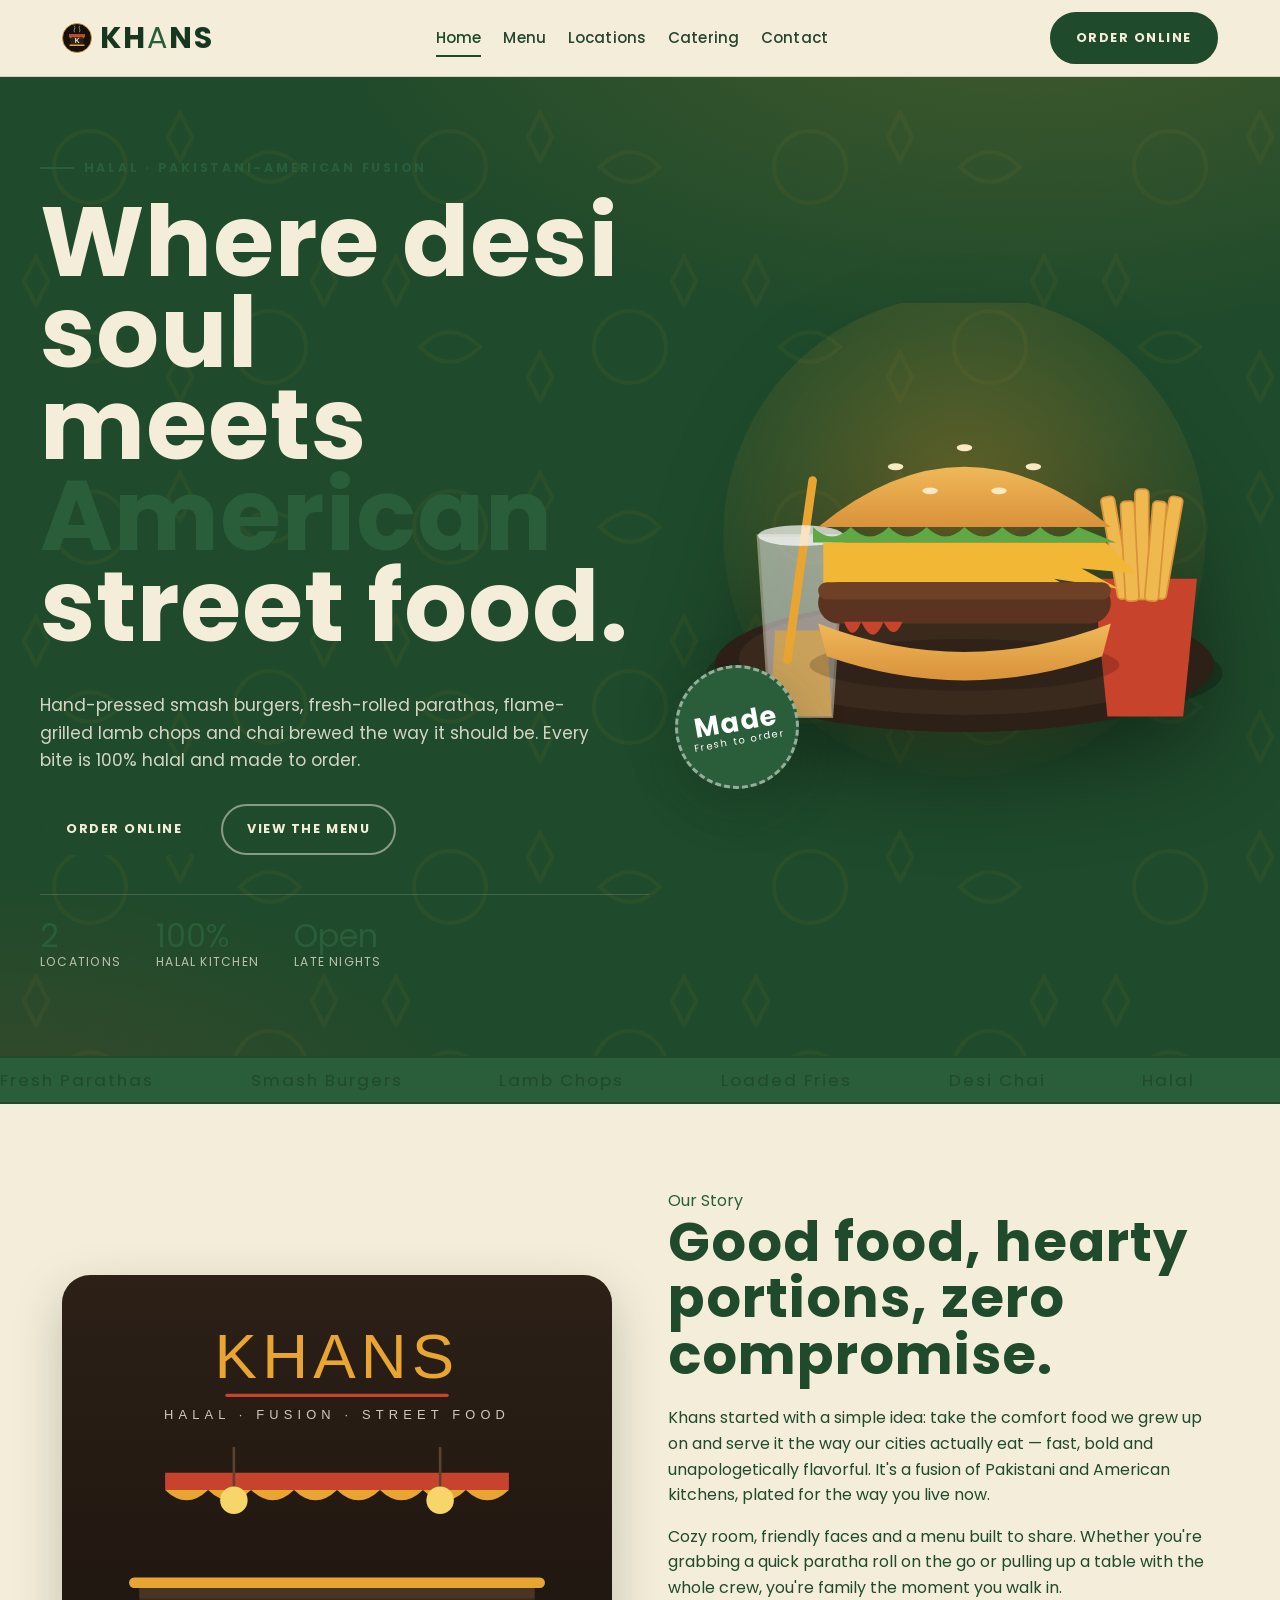
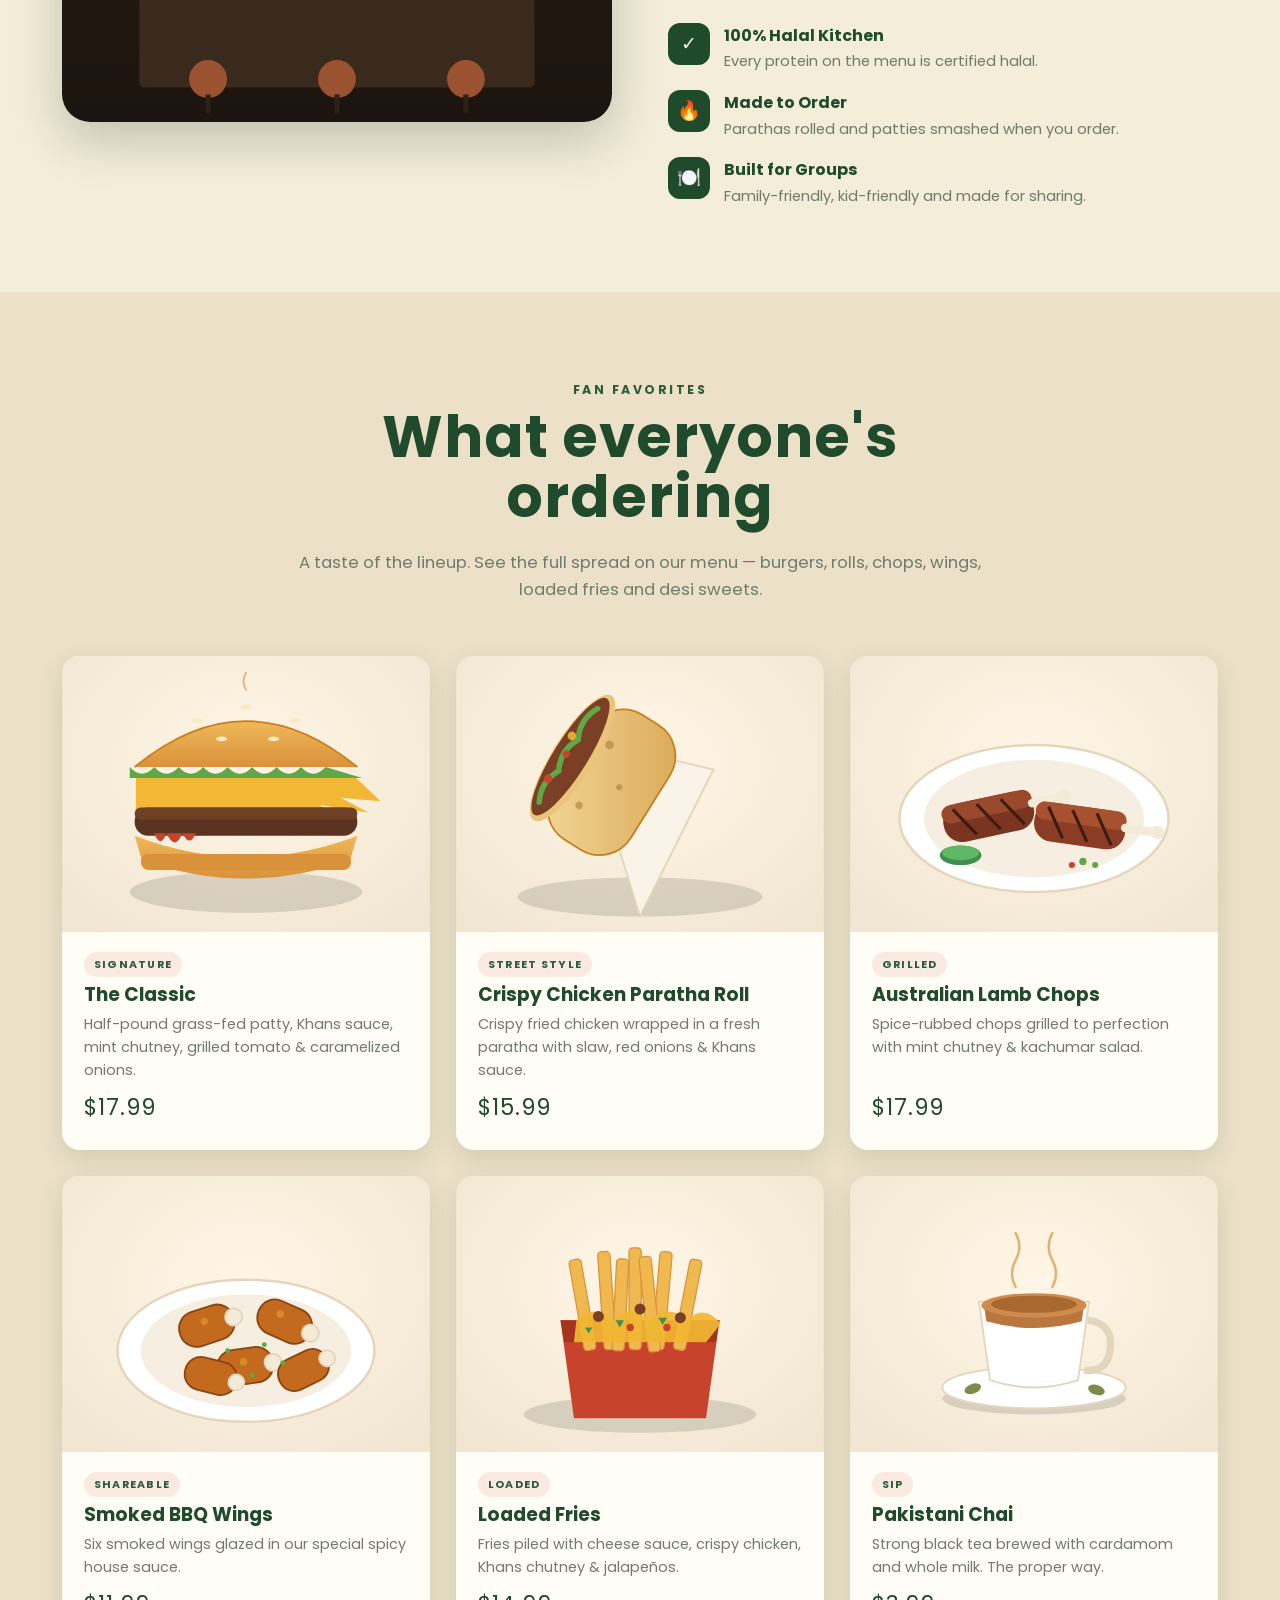
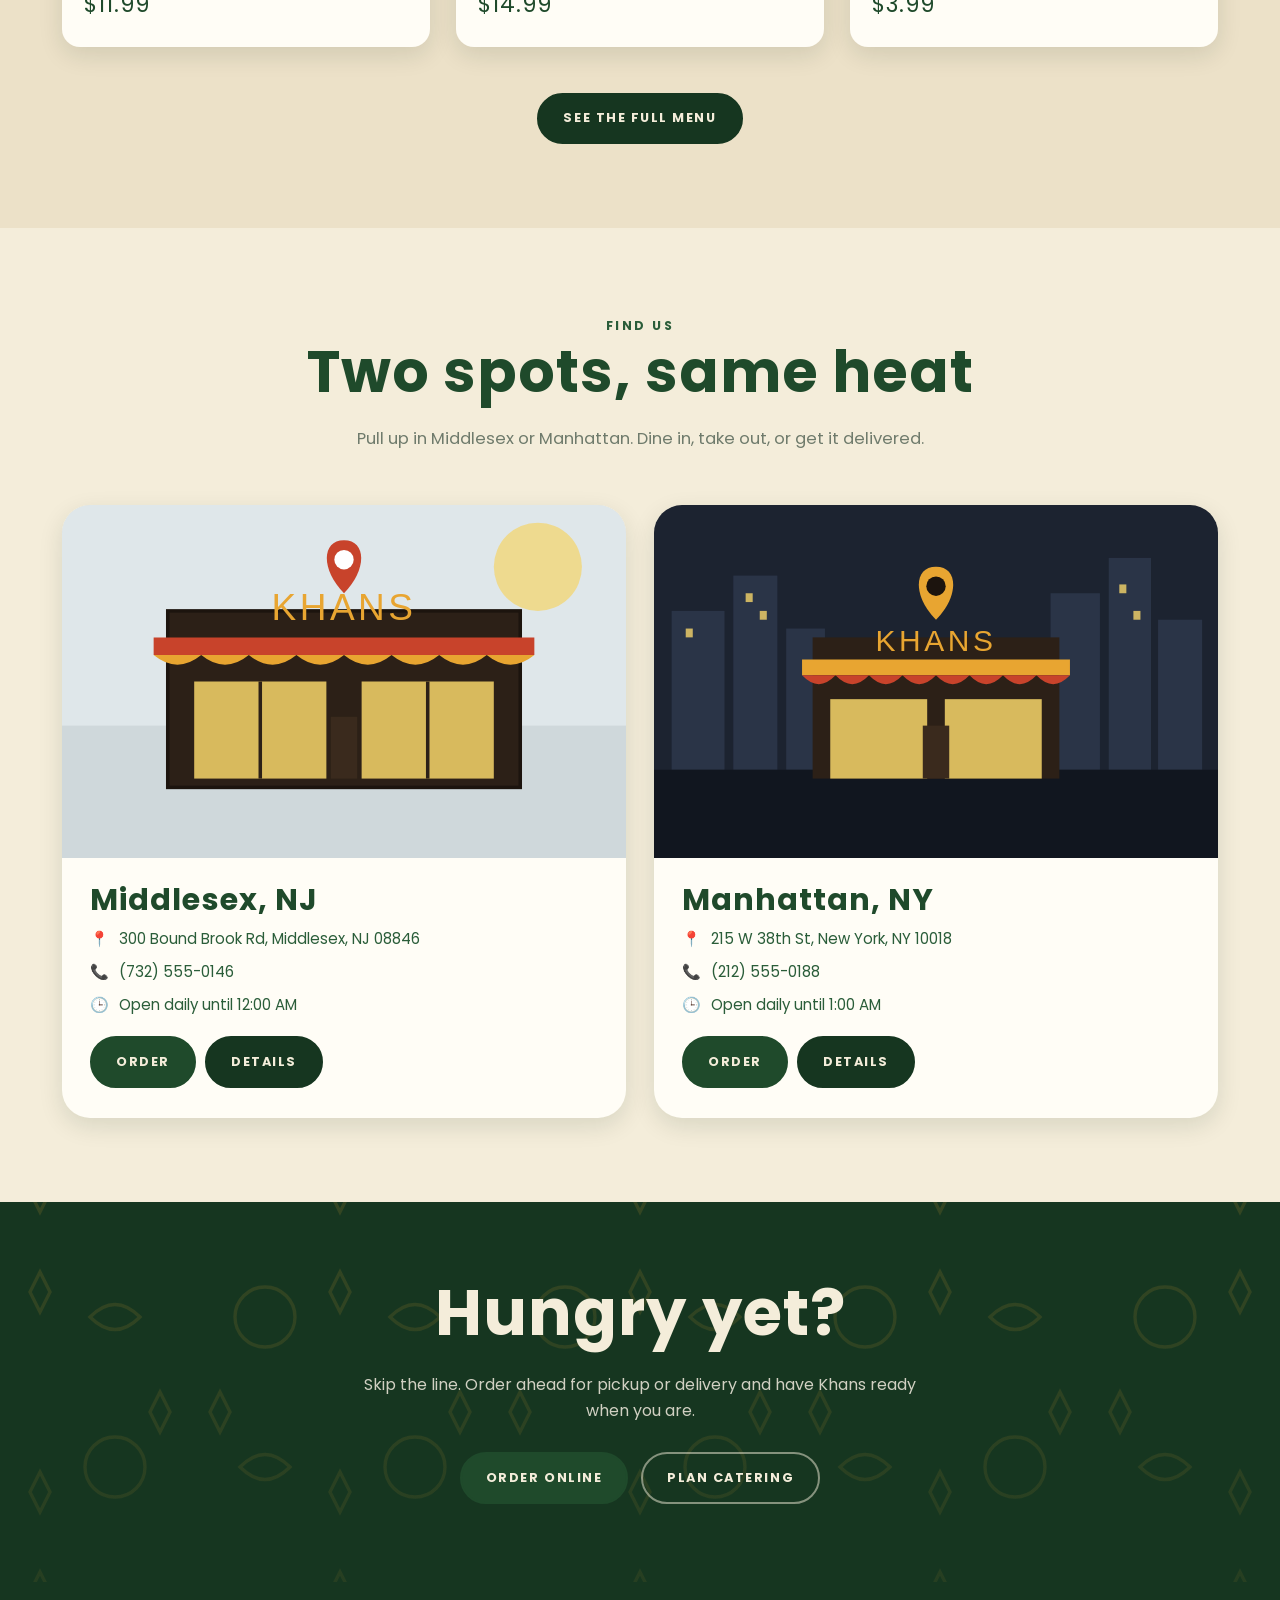
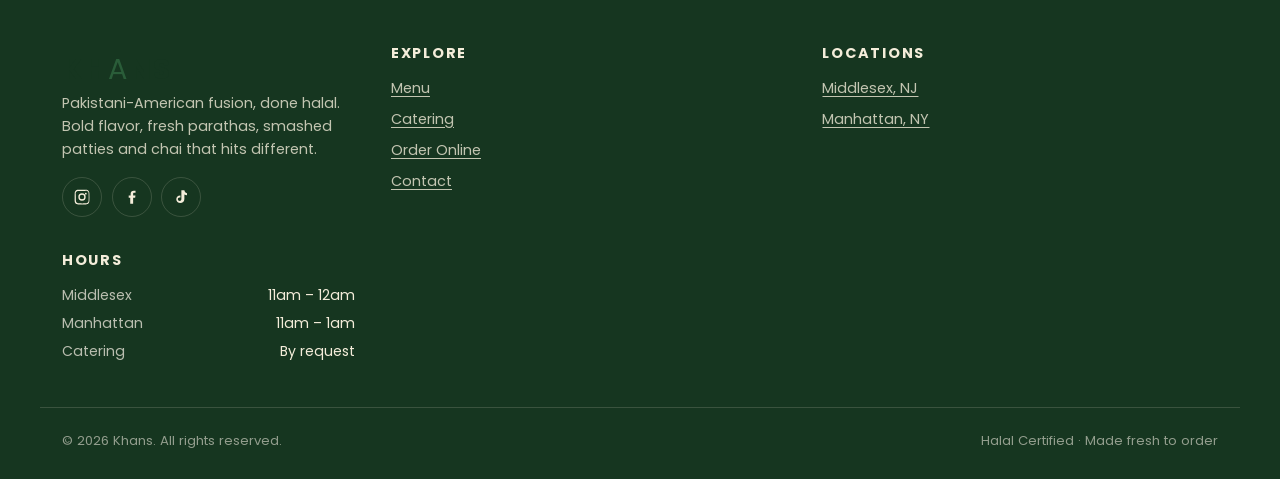
<file: index.html>
<!DOCTYPE html>
<html lang="en">
<head>
  <meta charset="UTF-8" />
  <meta name="viewport" content="width=device-width, initial-scale=1.0" />
  <title>Khans — Pakistani-American Fusion · Halal Restaurant in NJ & NY</title>
  <meta name="description" content="Khans serves bold Pakistani-American fusion — smash burgers, fresh paratha rolls, flame-grilled lamb chops, loaded fries and desi chai. 100% halal. Locations in Middlesex & Manhattan, NY." />
  <link rel="icon" href="assets/img/favicon.svg" type="image/svg+xml" />
  <link rel="preconnect" href="https://fonts.googleapis.com" />
  <link rel="preconnect" href="https://fonts.gstatic.com" crossorigin />
  <link href="https://fonts.googleapis.com/css2?family=Bebas+Neue&family=Poppins:wght@400;500;600;700&display=swap" rel="stylesheet" />
  <script>document.documentElement.classList.add("js");</script>
  <link rel="stylesheet" href="assets/css/styles.css" />
</head>
<body>

  <!-- HEADER -->
  <header class="site-header">
    <nav class="nav container">
      <a class="brand" href="index.html">
        <img src="assets/img/logo.svg" alt="Khans logo" />
        <span class="brand-word">KH<b>A</b>NS</span>
      </a>
      <button class="nav-toggle" aria-label="Toggle menu" aria-expanded="false">
        <span></span><span></span><span></span>
      </button>
      <ul class="nav-links">
        <li><a href="index.html" aria-current="page">Home</a></li>
        <li><a href="menu.html">Menu</a></li>
        <li class="has-dropdown">
          <a href="#locations" aria-haspopup="true">Locations</a>
          <ul class="dropdown">
            <li><a href="middlesex.html">Middlesex, NJ <small>300 Bound Brook Rd</small></a></li>
            <li><a href="manhattan.html">Manhattan, NY <small>215 W 38th St</small></a></li>
          </ul>
        </li>
        <li><a href="catering.html">Catering</a></li>
        <li><a href="contact.html">Contact</a></li>
      </ul>
      <div class="nav-cta">
        <a class="btn btn--red" href="order.html">Order Online</a>
      </div>
    </nav>
  </header>

  <!-- HERO -->
  <section class="hero">
    <div class="hero__pattern"></div>
    <div class="container hero__inner">
      <div class="hero__copy reveal">
        <span class="hero__eyebrow">Halal · Pakistani-American Fusion</span>
        <h1>Where desi soul<br />meets <em>American</em><br />street food.</h1>
        <p class="hero__sub">Hand-pressed smash burgers, fresh-rolled parathas, flame-grilled lamb chops and chai brewed the way it should be. Every bite is 100% halal and made to order.</p>
        <div class="hero__cta">
          <a class="btn btn--red" href="order.html">Order Online</a>
          <a class="btn btn--ghost" href="menu.html">View the Menu</a>
        </div>
        <div class="hero__stats">
          <div><div class="n">2</div><div class="l">Locations</div></div>
          <div><div class="n">100%</div><div class="l">Halal Kitchen</div></div>
          <div><div class="n">Open</div><div class="l">Late Nights</div></div>
        </div>
      </div>
      <div class="hero__art reveal">
        <img src="assets/img/hero.svg" alt="Khans signature burger, fries and shake" />
        <div class="hero__badge"><b>Made</b><span>Fresh to order</span></div>
      </div>
    </div>
  </section>

  <!-- MARQUEE -->
  <div class="marquee" aria-hidden="true">
    <div class="marquee__track">
      <span>Fresh Parathas <i class="dot">●</i> Smash Burgers <i class="dot">●</i> Lamb Chops <i class="dot">●</i> Loaded Fries <i class="dot">●</i> Desi Chai <i class="dot">●</i> Halal <i class="dot">●</i></span>
      <span>Fresh Parathas <i class="dot">●</i> Smash Burgers <i class="dot">●</i> Lamb Chops <i class="dot">●</i> Loaded Fries <i class="dot">●</i> Desi Chai <i class="dot">●</i> Halal <i class="dot">●</i></span>
    </div>
  </div>

  <!-- ABOUT -->
  <section class="section">
    <div class="container split">
      <div class="split__art reveal">
        <img src="assets/img/about.svg" alt="Inside Khans" />
      </div>
      <div class="split__copy reveal">
        <span class="section-head kicker" style="color:var(--chili)">Our Story</span>
        <h2>Good food, hearty<br />portions, zero compromise.</h2>
        <p>Khans started with a simple idea: take the comfort food we grew up on and serve it the way our cities actually eat — fast, bold and unapologetically flavorful. It's a fusion of Pakistani and American kitchens, plated for the way you live now.</p>
        <p>Cozy room, friendly faces and a menu built to share. Whether you're grabbing a quick paratha roll on the go or pulling up a table with the whole crew, you're family the moment you walk in.</p>
        <ul class="feature-list">
          <li><span class="ic">✓</span><div><b>100% Halal Kitchen</b><span>Every protein on the menu is certified halal.</span></div></li>
          <li><span class="ic">🔥</span><div><b>Made to Order</b><span>Parathas rolled and patties smashed when you order.</span></div></li>
          <li><span class="ic">🍽️</span><div><b>Built for Groups</b><span>Family-friendly, kid-friendly and made for sharing.</span></div></li>
        </ul>
      </div>
    </div>
  </section>

  <!-- MENU HIGHLIGHTS -->
  <section class="section section--cream2">
    <div class="container">
      <div class="section-head reveal">
        <span class="kicker">Fan Favorites</span>
        <h2>What everyone's ordering</h2>
        <p>A taste of the lineup. See the full spread on our menu — burgers, rolls, chops, wings, loaded fries and desi sweets.</p>
      </div>
      <div class="cards">
        <article class="card reveal">
          <div class="card__img"><img src="assets/img/burger.svg" alt="The Classic burger" /></div>
          <div class="card__body">
            <span class="card__tag">Signature</span>
            <h3>The Classic</h3>
            <p>Half-pound grass-fed patty, Khans sauce, mint chutney, grilled tomato & caramelized onions.</p>
            <span class="card__price">$17.99</span>
          </div>
        </article>
        <article class="card reveal">
          <div class="card__img"><img src="assets/img/paratha-roll.svg" alt="Crispy chicken paratha roll" /></div>
          <div class="card__body">
            <span class="card__tag">Street Style</span>
            <h3>Crispy Chicken Paratha Roll</h3>
            <p>Crispy fried chicken wrapped in a fresh paratha with slaw, red onions & Khans sauce.</p>
            <span class="card__price">$15.99</span>
          </div>
        </article>
        <article class="card reveal">
          <div class="card__img"><img src="assets/img/lamb-chops.svg" alt="Australian lamb chops" /></div>
          <div class="card__body">
            <span class="card__tag">Grilled</span>
            <h3>Australian Lamb Chops</h3>
            <p>Spice-rubbed chops grilled to perfection with mint chutney & kachumar salad.</p>
            <span class="card__price">$17.99</span>
          </div>
        </article>
        <article class="card reveal">
          <div class="card__img"><img src="assets/img/wings.svg" alt="Smoked BBQ wings" /></div>
          <div class="card__body">
            <span class="card__tag">Shareable</span>
            <h3>Smoked BBQ Wings</h3>
            <p>Six smoked wings glazed in our special spicy house sauce.</p>
            <span class="card__price">$11.99</span>
          </div>
        </article>
        <article class="card reveal">
          <div class="card__img"><img src="assets/img/loaded-fries.svg" alt="Loaded fries" /></div>
          <div class="card__body">
            <span class="card__tag">Loaded</span>
            <h3>Loaded Fries</h3>
            <p>Fries piled with cheese sauce, crispy chicken, Khans chutney & jalapeños.</p>
            <span class="card__price">$14.99</span>
          </div>
        </article>
        <article class="card reveal">
          <div class="card__img"><img src="assets/img/chai.svg" alt="Pakistani chai" /></div>
          <div class="card__body">
            <span class="card__tag">Sip</span>
            <h3>Pakistani Chai</h3>
            <p>Strong black tea brewed with cardamom and whole milk. The proper way.</p>
            <span class="card__price">$3.99</span>
          </div>
        </article>
      </div>
      <div style="text-align:center;margin-top:46px" class="reveal">
        <a class="btn btn--dark" href="menu.html">See the Full Menu</a>
      </div>
    </div>
  </section>

  <!-- LOCATIONS -->
  <section class="section" id="locations">
    <div class="container">
      <div class="section-head reveal">
        <span class="kicker">Find Us</span>
        <h2>Two spots, same heat</h2>
        <p>Pull up in Middlesex or Manhattan. Dine in, take out, or get it delivered.</p>
      </div>
      <div class="loc-cards">
        <article class="loc-card reveal">
          <div class="loc-card__img"><img src="assets/img/loc-middlesex.svg" alt="Khans Middlesex storefront" /></div>
          <div class="loc-card__body">
            <h3>Middlesex, NJ</h3>
            <div class="loc-card__row"><span class="ic">📍</span><span>300 Bound Brook Rd, Middlesex, NJ 08846</span></div>
            <div class="loc-card__row"><span class="ic">📞</span><span><a href="tel:+17325550146">(732) 555-0146</a></span></div>
            <div class="loc-card__row"><span class="ic">🕒</span><span>Open daily until 12:00 AM</span></div>
            <div class="loc-card__actions">
              <a class="btn btn--red" href="order.html">Order</a>
              <a class="btn btn--dark" href="middlesex.html">Details</a>
            </div>
          </div>
        </article>
        <article class="loc-card reveal">
          <div class="loc-card__img"><img src="assets/img/loc-manhattan.svg" alt="Khans Manhattan storefront" /></div>
          <div class="loc-card__body">
            <h3>Manhattan, NY</h3>
            <div class="loc-card__row"><span class="ic">📍</span><span>215 W 38th St, New York, NY 10018</span></div>
            <div class="loc-card__row"><span class="ic">📞</span><span><a href="tel:+12125550188">(212) 555-0188</a></span></div>
            <div class="loc-card__row"><span class="ic">🕒</span><span>Open daily until 1:00 AM</span></div>
            <div class="loc-card__actions">
              <a class="btn btn--red" href="order.html">Order</a>
              <a class="btn btn--dark" href="manhattan.html">Details</a>
            </div>
          </div>
        </article>
      </div>
    </div>
  </section>

  <!-- CTA BAND -->
  <section class="cta-band">
    <div class="container reveal">
      <h2>Hungry yet?</h2>
      <p>Skip the line. Order ahead for pickup or delivery and have Khans ready when you are.</p>
      <div class="hero__cta">
        <a class="btn btn--red" href="order.html">Order Online</a>
        <a class="btn btn--ghost" href="catering.html">Plan Catering</a>
      </div>
    </div>
  </section>

  <!-- FOOTER -->
  <footer class="site-footer">
    <div class="container footer-grid">
      <div class="footer-brand">
        <span class="brand-word">KH<b>A</b>NS</span>
        <p>Pakistani-American fusion, done halal. Bold flavor, fresh parathas, smashed patties and chai that hits different.</p>
        <div class="socials">
          <a href="#" aria-label="Instagram"><svg viewBox="0 0 24 24" fill="currentColor"><path d="M12 2.2c3.2 0 3.6 0 4.9.07 1.2.05 1.8.25 2.2.42.6.2 1 .5 1.4.9.4.4.7.8.9 1.4.17.4.37 1 .42 2.2.06 1.3.07 1.7.07 4.9s0 3.6-.07 4.9c-.05 1.2-.25 1.8-.42 2.2-.2.6-.5 1-.9 1.4-.4.4-.8.7-1.4.9-.4.17-1 .37-2.2.42-1.3.06-1.7.07-4.9.07s-3.6 0-4.9-.07c-1.2-.05-1.8-.25-2.2-.42-.6-.2-1-.5-1.4-.9-.4-.4-.7-.8-.9-1.4-.17-.4-.37-1-.42-2.2C2.2 15.6 2.2 15.2 2.2 12s0-3.6.07-4.9c.05-1.2.25-1.8.42-2.2.2-.6.5-1 .9-1.4.4-.4.8-.7 1.4-.9.4-.17 1-.37 2.2-.42C8.4 2.2 8.8 2.2 12 2.2Zm0 1.8c-3.1 0-3.5 0-4.7.07-.9.04-1.4.2-1.7.32-.43.17-.74.37-1.06.69-.32.32-.52.63-.69 1.06-.12.3-.28.8-.32 1.7C3.8 8.5 3.8 8.9 3.8 12s0 3.5.07 4.7c.04.9.2 1.4.32 1.7.17.43.37.74.69 1.06.32.32.63.52 1.06.69.3.12.8.28 1.7.32 1.2.07 1.6.07 4.7.07s3.5 0 4.7-.07c.9-.04 1.4-.2 1.7-.32.43-.17.74-.37 1.06-.69.32-.32.52-.63.69-1.06.12-.3.28-.8.32-1.7.07-1.2.07-1.6.07-4.7s0-3.5-.07-4.7c-.04-.9-.2-1.4-.32-1.7a2.9 2.9 0 0 0-.69-1.06 2.9 2.9 0 0 0-1.06-.69c-.3-.12-.8-.28-1.7-.32C15.5 4 15.1 4 12 4Zm0 3.1a4.9 4.9 0 1 1 0 9.8 4.9 4.9 0 0 1 0-9.8Zm0 1.8a3.1 3.1 0 1 0 0 6.2 3.1 3.1 0 0 0 0-6.2Zm5.1-2.5a1.15 1.15 0 1 1 0 2.3 1.15 1.15 0 0 1 0-2.3Z"/></svg></a>
          <a href="#" aria-label="Facebook"><svg viewBox="0 0 24 24" fill="currentColor"><path d="M13.5 21v-8h2.7l.4-3.1h-3.1V7.9c0-.9.25-1.5 1.55-1.5h1.65V3.6c-.3 0-1.3-.1-2.45-.1-2.4 0-4.05 1.45-4.05 4.15v2.25H7.6V13h2.05v8h3.85Z"/></svg></a>
          <a href="#" aria-label="TikTok"><svg viewBox="0 0 24 24" fill="currentColor"><path d="M16.5 3c.3 2 1.5 3.6 3.5 3.9v2.8c-1.3 0-2.5-.4-3.5-1v5.9c0 3.2-2.4 5.4-5.4 5.4S5.7 17.8 5.7 14.9c0-2.9 2.4-5.2 5.5-5l.0 2.9c-.4-.1-.8-.2-1.2-.1-1.3.1-2.3 1.1-2.2 2.4.1 1.3 1.1 2.2 2.4 2.2 1.4 0 2.3-1 2.3-2.6V3h3Z"/></svg></a>
        </div>
      </div>
      <div>
        <h4>Explore</h4>
        <ul>
          <li><a href="menu.html">Menu</a></li>
          <li><a href="catering.html">Catering</a></li>
          <li><a href="order.html">Order Online</a></li>
          <li><a href="contact.html">Contact</a></li>
        </ul>
      </div>
      <div>
        <h4>Locations</h4>
        <ul>
          <li><a href="middlesex.html">Middlesex, NJ</a></li>
          <li><a href="manhattan.html">Manhattan, NY</a></li>
        </ul>
      </div>
      <div>
        <h4>Hours</h4>
        <div class="hours-list">
          <div class="h"><span>Middlesex</span><span>11am – 12am</span></div>
          <div class="h"><span>Manhattan</span><span>11am – 1am</span></div>
          <div class="h"><span>Catering</span><span>By request</span></div>
        </div>
      </div>
    </div>
    <div class="container footer-bottom">
      <span>&copy; <span data-year>2026</span> Khans. All rights reserved.</span>
      <span>Halal Certified · Made fresh to order</span>
    </div>
  </footer>

  <script src="assets/js/main.js"></script>
</body>
</html>
</file>
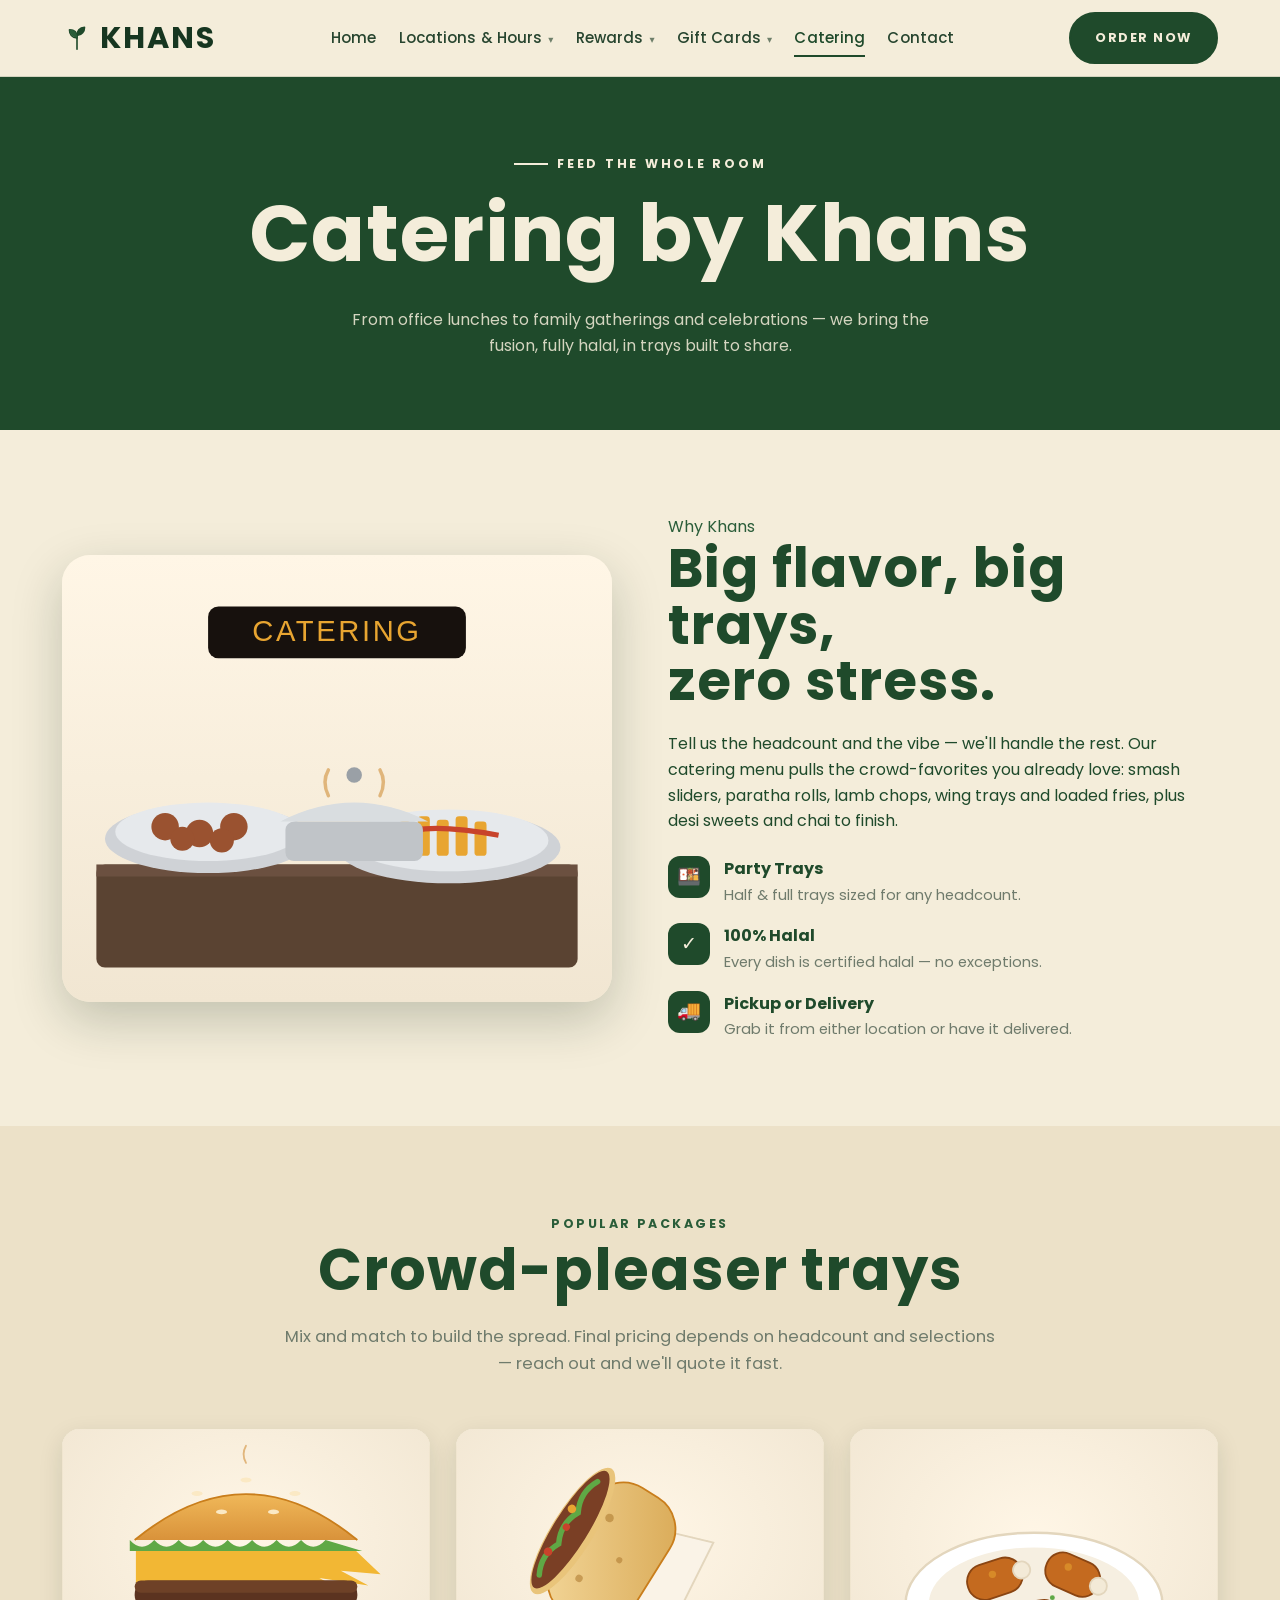
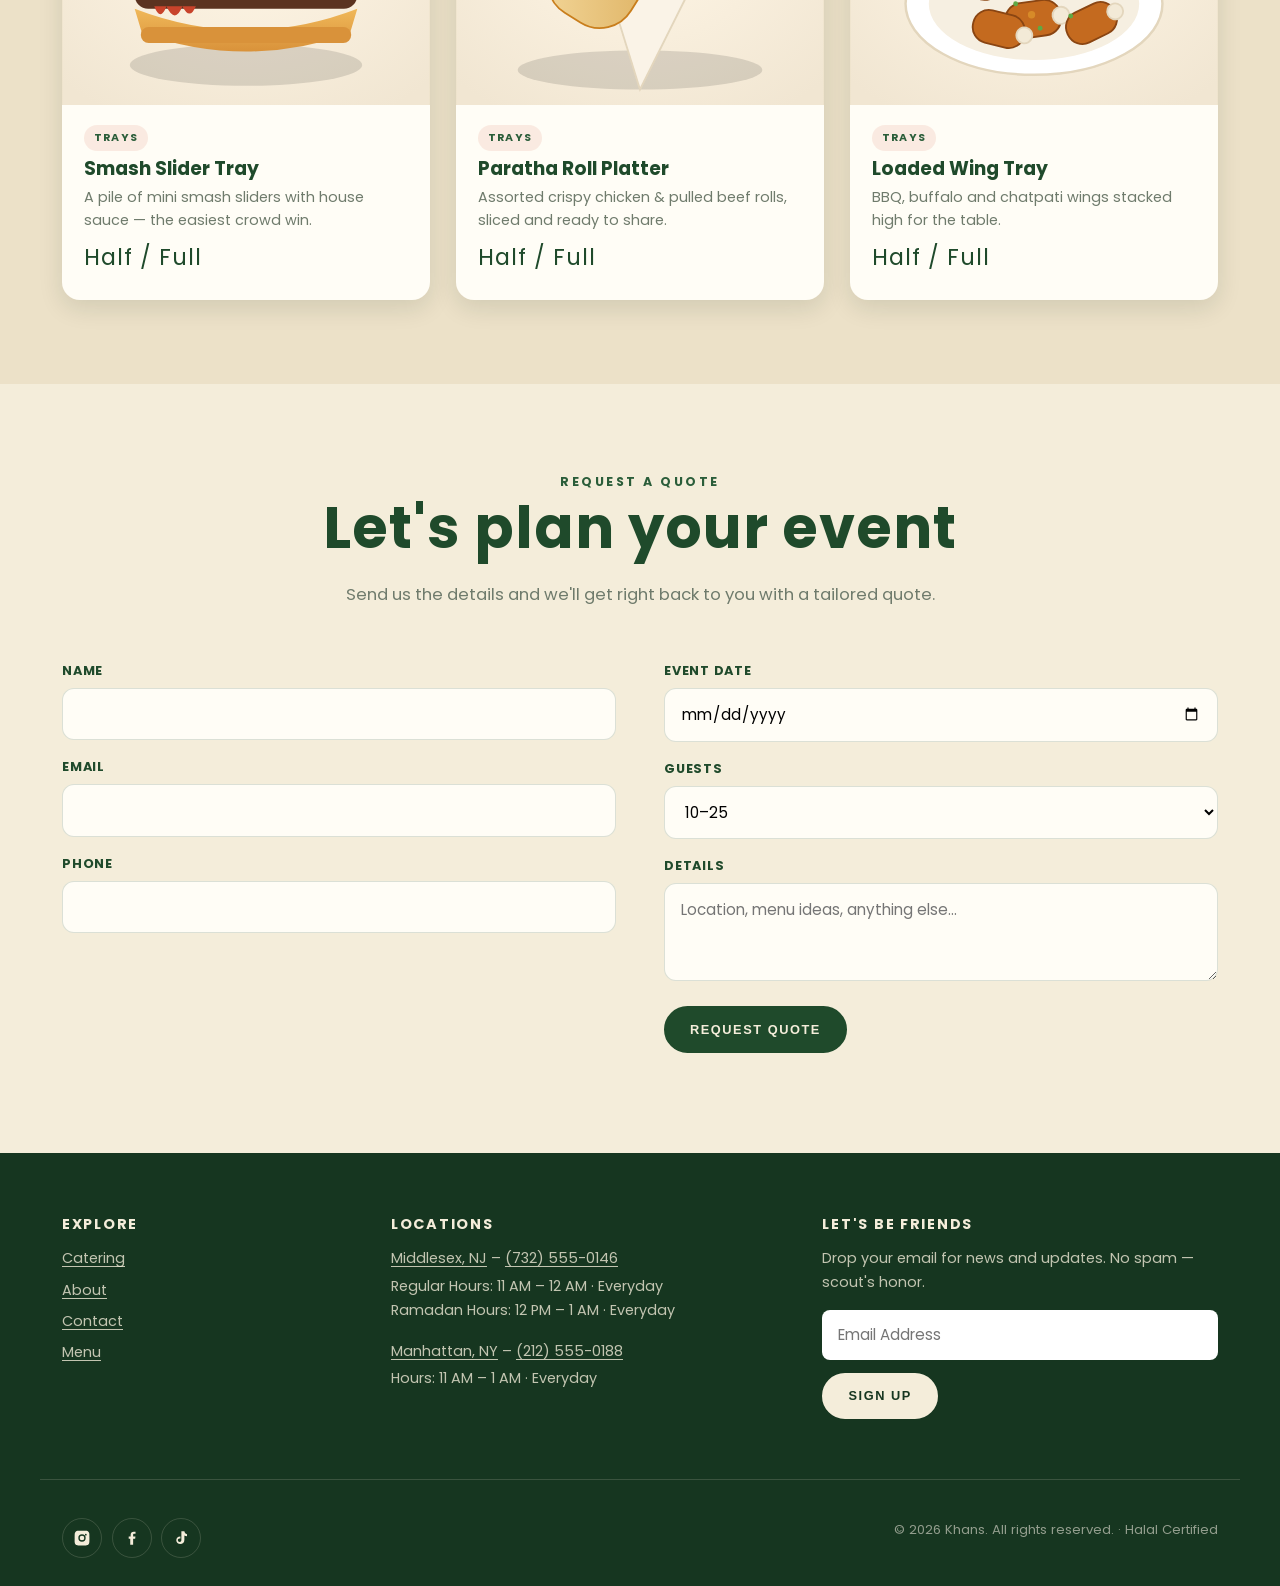
<file: catering.html>
<!DOCTYPE html>
<html lang="en">
<head>
  <meta charset="UTF-8" />
  <meta name="viewport" content="width=device-width, initial-scale=1.0" />
  <title>Catering — Khans | Halal Pakistani-American Fusion</title>
  <meta name="description" content="Cater your next event with Khans. Halal Pakistani-American fusion platters, trays and chafing dishes for parties, offices and celebrations across NJ & NY." />
  <link rel="icon" href="assets/img/favicon.svg" type="image/svg+xml" />
  <link rel="preconnect" href="https://fonts.googleapis.com" />
  <link rel="preconnect" href="https://fonts.gstatic.com" crossorigin />
  <link href="https://fonts.googleapis.com/css2?family=Poppins:wght@400;500;600;700;800&display=swap" rel="stylesheet" />
  <script>document.documentElement.classList.add("js");</script>
  <link rel="stylesheet" href="assets/css/styles.css" />
</head>
<body>

  <header class="site-header">
    <nav class="nav container">
      <a class="brand" href="index.html">
        <img src="assets/img/sprig.svg" alt="" aria-hidden="true" />
        <span class="brand-word">KHANS</span>
      </a>
      <button class="nav-toggle" aria-label="Toggle menu" aria-expanded="false"><span></span><span></span><span></span></button>
      <ul class="nav-links">
        <li><a href="index.html">Home</a></li>
        <li class="has-dropdown">
          <a href="#" aria-haspopup="true">Locations &amp; Hours <i class="caret">&#9662;</i></a>
          <ul class="dropdown">
            <li><a href="middlesex.html">Middlesex, NJ <small>300 Bound Brook Rd</small></a></li>
            <li><a href="manhattan.html">Manhattan, NY <small>215 W 38th St</small></a></li>
          </ul>
        </li>
        <li class="has-dropdown">
          <a href="rewards.html" aria-haspopup="true">Rewards <i class="caret">&#9662;</i></a>
          <ul class="dropdown">
            <li><a href="rewards.html">Join Khans Rewards</a></li>
            <li><a href="rewards.html#signin">Sign In</a></li>
          </ul>
        </li>
        <li class="has-dropdown">
          <a href="gift-cards.html" aria-haspopup="true">Gift Cards <i class="caret">&#9662;</i></a>
          <ul class="dropdown">
            <li><a href="gift-cards.html">Buy a Gift Card</a></li>
            <li><a href="gift-cards.html#balance">Check Balance</a></li>
          </ul>
        </li>
        <li><a href="catering.html" aria-current="page">Catering</a></li>
        <li><a href="contact.html">Contact</a></li>
      </ul>
      <div class="nav-cta"><a class="btn btn--primary" href="order.html">Order Now</a></div>
    </nav>
  </header>

  <section class="menu-hero">
    <div class="container">
      <span class="hero__eyebrow" style="justify-content:center">Feed the whole room</span>
      <h1>Catering by Khans</h1>
      <p>From office lunches to family gatherings and celebrations — we bring the fusion, fully halal, in trays built to share.</p>
    </div>
  </section>

  <section class="section">
    <div class="container split">
      <div class="split__art reveal"><img src="assets/img/catering.svg" alt="Khans catering spread" /></div>
      <div class="split__copy reveal">
        <span class="section-head kicker" style="color:var(--chili)">Why Khans</span>
        <h2>Big flavor, big trays,<br />zero stress.</h2>
        <p>Tell us the headcount and the vibe — we'll handle the rest. Our catering menu pulls the crowd-favorites you already love: smash sliders, paratha rolls, lamb chops, wing trays and loaded fries, plus desi sweets and chai to finish.</p>
        <ul class="feature-list">
          <li><span class="ic">🍱</span><div><b>Party Trays</b><span>Half &amp; full trays sized for any headcount.</span></div></li>
          <li><span class="ic">✓</span><div><b>100% Halal</b><span>Every dish is certified halal — no exceptions.</span></div></li>
          <li><span class="ic">🚚</span><div><b>Pickup or Delivery</b><span>Grab it from either location or have it delivered.</span></div></li>
        </ul>
      </div>
    </div>
  </section>

  <section class="section section--cream2">
    <div class="container">
      <div class="section-head reveal">
        <span class="kicker">Popular Packages</span>
        <h2>Crowd-pleaser trays</h2>
        <p>Mix and match to build the spread. Final pricing depends on headcount and selections — reach out and we'll quote it fast.</p>
      </div>
      <div class="cards">
        <article class="card reveal">
          <div class="card__img"><img src="assets/img/burger.svg" alt="Slider tray" /></div>
          <div class="card__body"><span class="card__tag">Trays</span><h3>Smash Slider Tray</h3><p>A pile of mini smash sliders with house sauce — the easiest crowd win.</p><span class="card__price">Half / Full</span></div>
        </article>
        <article class="card reveal">
          <div class="card__img"><img src="assets/img/paratha-roll.svg" alt="Paratha roll platter" /></div>
          <div class="card__body"><span class="card__tag">Trays</span><h3>Paratha Roll Platter</h3><p>Assorted crispy chicken &amp; pulled beef rolls, sliced and ready to share.</p><span class="card__price">Half / Full</span></div>
        </article>
        <article class="card reveal">
          <div class="card__img"><img src="assets/img/wings.svg" alt="Wing tray" /></div>
          <div class="card__body"><span class="card__tag">Trays</span><h3>Loaded Wing Tray</h3><p>BBQ, buffalo and chatpati wings stacked high for the table.</p><span class="card__price">Half / Full</span></div>
        </article>
      </div>
    </div>
  </section>

  <section class="section">
    <div class="container">
      <div class="section-head reveal">
        <span class="kicker">Request a Quote</span>
        <h2>Let's plan your event</h2>
        <p>Send us the details and we'll get right back to you with a tailored quote.</p>
      </div>
      <form class="contact-grid" data-demo>
        <div>
          <div class="field"><label for="cname">Name</label><input id="cname" name="name" type="text" required /></div>
          <div class="field"><label for="cemail">Email</label><input id="cemail" name="email" type="email" required /></div>
          <div class="field"><label for="cphone">Phone</label><input id="cphone" name="phone" type="tel" /></div>
        </div>
        <div>
          <div class="field"><label for="cdate">Event Date</label><input id="cdate" name="date" type="date" /></div>
          <div class="field"><label for="cguests">Guests</label>
            <select id="cguests" name="guests"><option>10–25</option><option>25–50</option><option>50–100</option><option>100+</option></select>
          </div>
          <div class="field"><label for="cmsg">Details</label><textarea id="cmsg" name="message" rows="3" placeholder="Location, menu ideas, anything else..."></textarea></div>
          <button class="btn btn--red" type="submit">Request Quote</button>
          <p class="form-status form-note" style="margin-top:1rem"></p>
        </div>
      </form>
    </div>
  </section>

  <footer class="site-footer">
    <div class="container footer-grid">
      <div>
        <h4>Explore</h4>
        <ul>
          <li><a href="catering.html">Catering</a></li>
          <li><a href="index.html#about">About</a></li>
          <li><a href="contact.html">Contact</a></li>
          <li><a href="menu.html">Menu</a></li>
        </ul>
      </div>
      <div>
        <h4>Locations</h4>
        <p class="loc-line"><a href="middlesex.html">Middlesex, NJ</a> &ndash; <a href="tel:+17325550146">(732) 555-0146</a></p>
        <p class="loc-sub">Regular Hours: 11 AM &ndash; 12 AM &middot; Everyday</p>
        <p class="loc-sub">Ramadan Hours: 12 PM &ndash; 1 AM &middot; Everyday</p>
        <p class="loc-line" style="margin-top:1.1rem"><a href="manhattan.html">Manhattan, NY</a> &ndash; <a href="tel:+12125550188">(212) 555-0188</a></p>
        <p class="loc-sub">Hours: 11 AM &ndash; 1 AM &middot; Everyday</p>
      </div>
      <div>
        <h4>Let's Be Friends</h4>
        <p>Drop your email for news and updates. No spam &mdash; scout's honor.</p>
        <form class="newsletter" data-demo>
          <input type="email" name="email" placeholder="Email Address" aria-label="Email Address" required />
          <button class="btn btn--light" type="submit">Sign Up</button>
          <p class="form-status form-note" style="color:var(--cream);margin-top:.6rem"></p>
        </form>
      </div>
    </div>
    <div class="container footer-bottom">
      <div class="socials">
        <a href="#" aria-label="Instagram"><svg viewBox="0 0 24 24" fill="currentColor"><path d="M12 2.2c3.2 0 3.6 0 4.9.07 1.2.05 1.8.25 2.2.42.6.2 1 .5 1.4.9.4.4.7.8.9 1.4.17.4.37 1 .42 2.2.06 1.3.07 1.7.07 4.9s0 3.6-.07 4.9c-.05 1.2-.25 1.8-.42 2.2-.2.6-.5 1-.9 1.4-.4.4-.8.7-1.4.9-.4.17-1 .37-2.2.42-1.3.06-1.7.07-4.9.07s-3.6 0-4.9-.07c-1.2-.05-1.8-.25-2.2-.42-.6-.2-1-.5-1.4-.9-.4-.4-.7-.8-.9-1.4-.17-.4-.37-1-.42-2.2C2.2 15.6 2.2 15.2 2.2 12s0-3.6.07-4.9c.05-1.2.25-1.8.42-2.2.2-.6.5-1 .9-1.4.4-.4.8-.7 1.4-.9.4-.17 1-.37 2.2-.42C8.4 2.2 8.8 2.2 12 2.2Zm0 4.9a4.9 4.9 0 1 0 0 9.8 4.9 4.9 0 0 0 0-9.8Zm0 1.8a3.1 3.1 0 1 1 0 6.2 3.1 3.1 0 0 1 0-6.2Zm5.1-2.5a1.15 1.15 0 1 0 0 2.3 1.15 1.15 0 0 0 0-2.3Z"/></svg></a>
        <a href="#" aria-label="Facebook"><svg viewBox="0 0 24 24" fill="currentColor"><path d="M13.5 21v-8h2.7l.4-3.1h-3.1V7.9c0-.9.25-1.5 1.55-1.5h1.65V3.6c-.3 0-1.3-.1-2.45-.1-2.4 0-4.05 1.45-4.05 4.15v2.25H7.6V13h2.05v8h3.85Z"/></svg></a>
        <a href="#" aria-label="TikTok"><svg viewBox="0 0 24 24" fill="currentColor"><path d="M16.5 3c.3 2 1.5 3.6 3.5 3.9v2.8c-1.3 0-2.5-.4-3.5-1v5.9c0 3.2-2.4 5.4-5.4 5.4S5.7 17.8 5.7 14.9c0-2.9 2.4-5.2 5.5-5l0 2.9c-.4-.1-.8-.2-1.2-.1-1.3.1-2.3 1.1-2.2 2.4.1 1.3 1.1 2.2 2.4 2.2 1.4 0 2.3-1 2.3-2.6V3h3Z"/></svg></a>
      </div>
      <span>&copy; <span data-year>2026</span> Khans. All rights reserved. &middot; Halal Certified</span>
    </div>
  </footer>

  <script src="assets/js/main.js"></script>
</body>
</html>
</file>
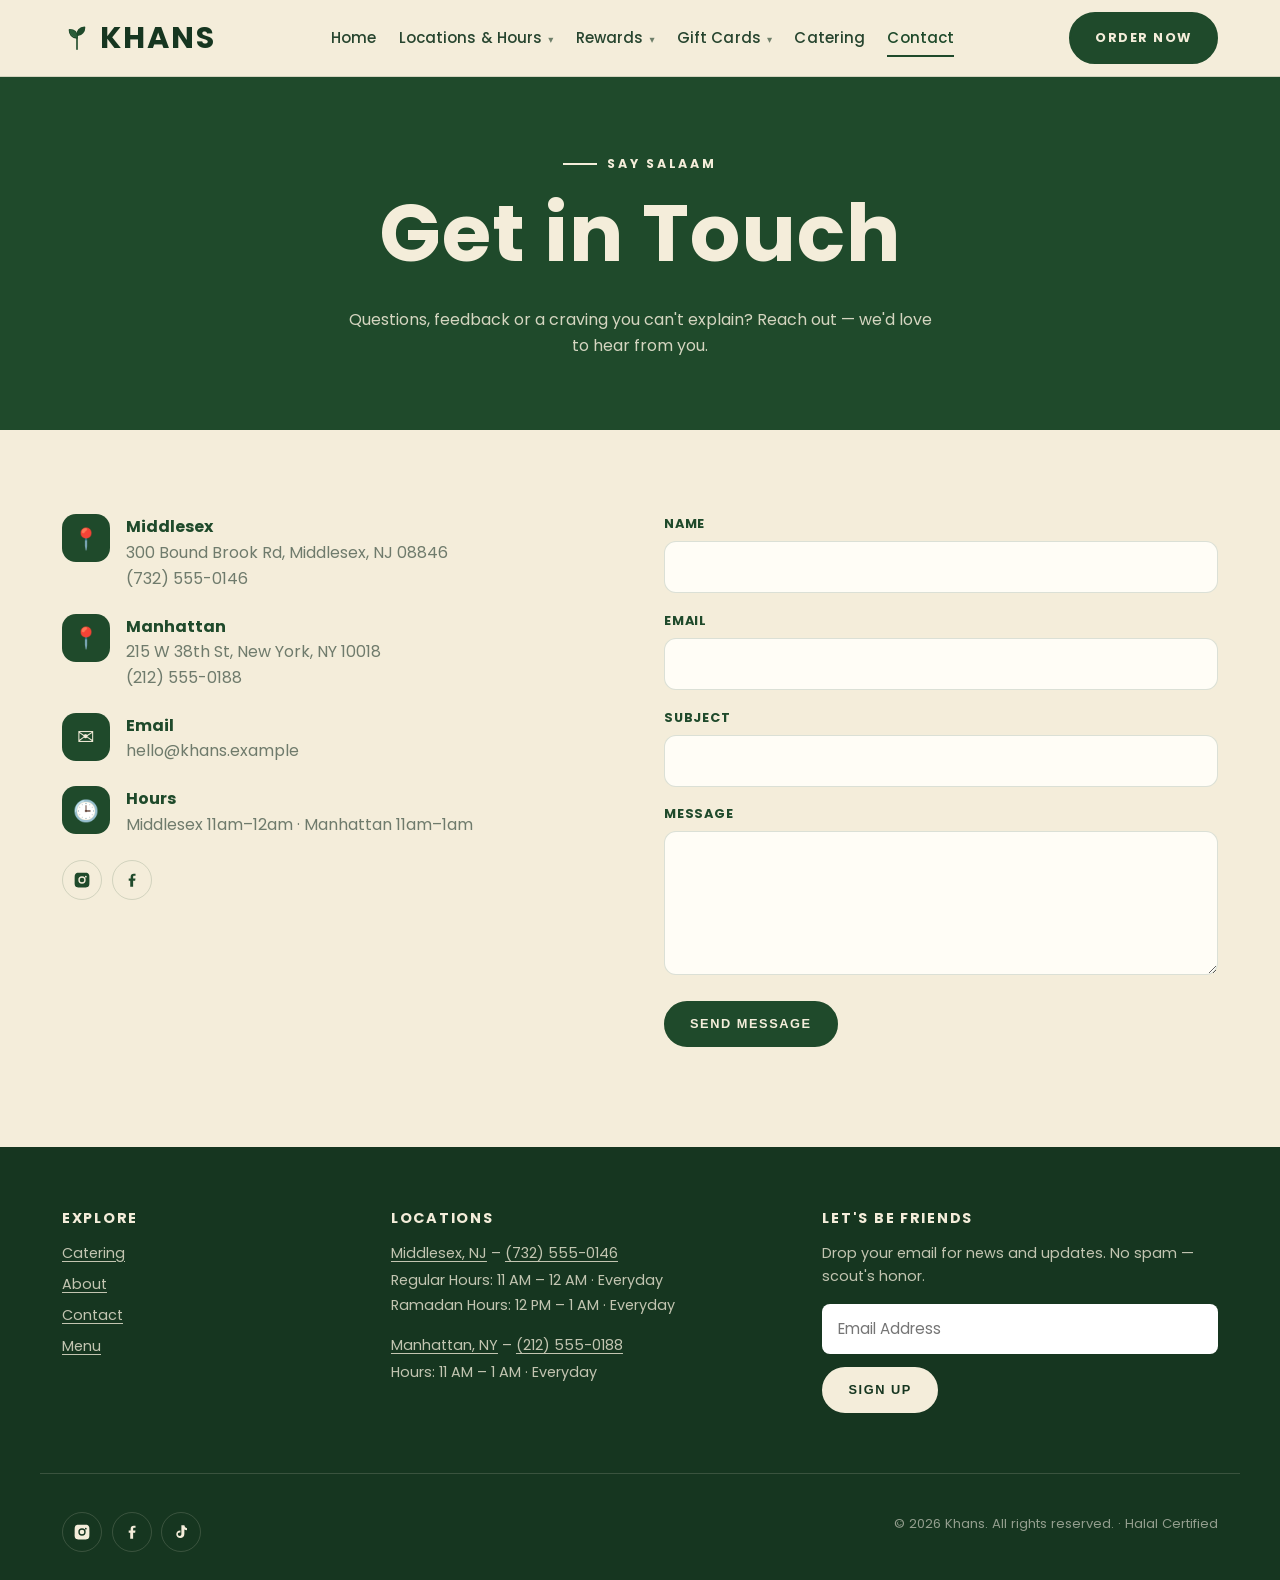
<file: contact.html>
<!DOCTYPE html>
<html lang="en">
<head>
  <meta charset="UTF-8" />
  <meta name="viewport" content="width=device-width, initial-scale=1.0" />
  <title>Contact — Khans | Halal Pakistani-American Fusion</title>
  <meta name="description" content="Get in touch with Khans. Two locations in Middlesex, NJ & Manhattan, NY. Call, visit, or send us a message." />
  <link rel="icon" href="assets/img/favicon.svg" type="image/svg+xml" />
  <link rel="preconnect" href="https://fonts.googleapis.com" />
  <link rel="preconnect" href="https://fonts.gstatic.com" crossorigin />
  <link href="https://fonts.googleapis.com/css2?family=Poppins:wght@400;500;600;700;800&display=swap" rel="stylesheet" />
  <script>document.documentElement.classList.add("js");</script>
  <link rel="stylesheet" href="assets/css/styles.css" />
</head>
<body>

  <header class="site-header">
    <nav class="nav container">
      <a class="brand" href="index.html">
        <img src="assets/img/sprig.svg" alt="" aria-hidden="true" />
        <span class="brand-word">KHANS</span>
      </a>
      <button class="nav-toggle" aria-label="Toggle menu" aria-expanded="false"><span></span><span></span><span></span></button>
      <ul class="nav-links">
        <li><a href="index.html">Home</a></li>
        <li class="has-dropdown">
          <a href="#" aria-haspopup="true">Locations &amp; Hours <i class="caret">&#9662;</i></a>
          <ul class="dropdown">
            <li><a href="middlesex.html">Middlesex, NJ <small>300 Bound Brook Rd</small></a></li>
            <li><a href="manhattan.html">Manhattan, NY <small>215 W 38th St</small></a></li>
          </ul>
        </li>
        <li class="has-dropdown">
          <a href="rewards.html" aria-haspopup="true">Rewards <i class="caret">&#9662;</i></a>
          <ul class="dropdown">
            <li><a href="rewards.html">Join Khans Rewards</a></li>
            <li><a href="rewards.html#signin">Sign In</a></li>
          </ul>
        </li>
        <li class="has-dropdown">
          <a href="gift-cards.html" aria-haspopup="true">Gift Cards <i class="caret">&#9662;</i></a>
          <ul class="dropdown">
            <li><a href="gift-cards.html">Buy a Gift Card</a></li>
            <li><a href="gift-cards.html#balance">Check Balance</a></li>
          </ul>
        </li>
        <li><a href="catering.html">Catering</a></li>
        <li><a href="contact.html" aria-current="page">Contact</a></li>
      </ul>
      <div class="nav-cta"><a class="btn btn--primary" href="order.html">Order Now</a></div>
    </nav>
  </header>

  <section class="menu-hero">
    <div class="container">
      <span class="hero__eyebrow" style="justify-content:center">Say Salaam</span>
      <h1>Get in Touch</h1>
      <p>Questions, feedback or a craving you can't explain? Reach out — we'd love to hear from you.</p>
    </div>
  </section>

  <section class="section">
    <div class="container contact-grid">
      <div class="reveal">
        <div class="info-block">
          <div class="row"><span class="ic">📍</span><div><b>Middlesex</b><span>300 Bound Brook Rd, Middlesex, NJ 08846</span><br /><a href="tel:+17325550146">(732) 555-0146</a></div></div>
          <div class="row"><span class="ic">📍</span><div><b>Manhattan</b><span>215 W 38th St, New York, NY 10018</span><br /><a href="tel:+12125550188">(212) 555-0188</a></div></div>
          <div class="row"><span class="ic">✉️</span><div><b>Email</b><a href="mailto:hello@khans.example">hello@khans.example</a></div></div>
          <div class="row"><span class="ic">🕒</span><div><b>Hours</b><span>Middlesex 11am–12am · Manhattan 11am–1am</span></div></div>
        </div>
        <div class="socials" style="margin-top:1.4rem">
          <a href="#" aria-label="Instagram" style="border-color:var(--line-dark);color:var(--ink)"><svg viewBox="0 0 24 24" fill="currentColor"><path d="M12 2.2c3.2 0 3.6 0 4.9.07 1.2.05 1.8.25 2.2.42.6.2 1 .5 1.4.9.4.4.7.8.9 1.4.17.4.37 1 .42 2.2.06 1.3.07 1.7.07 4.9s0 3.6-.07 4.9c-.05 1.2-.25 1.8-.42 2.2-.2.6-.5 1-.9 1.4-.4.4-.8.7-1.4.9-.4.17-1 .37-2.2.42-1.3.06-1.7.07-4.9.07s-3.6 0-4.9-.07c-1.2-.05-1.8-.25-2.2-.42-.6-.2-1-.5-1.4-.9-.4-.4-.7-.8-.9-1.4-.17-.4-.37-1-.42-2.2C2.2 15.6 2.2 15.2 2.2 12s0-3.6.07-4.9c.05-1.2.25-1.8.42-2.2.2-.6.5-1 .9-1.4.4-.4.8-.7 1.4-.9.4-.17 1-.37 2.2-.42C8.4 2.2 8.8 2.2 12 2.2Zm0 4.9a4.9 4.9 0 1 0 0 9.8 4.9 4.9 0 0 0 0-9.8Zm0 1.8a3.1 3.1 0 1 1 0 6.2 3.1 3.1 0 0 1 0-6.2Zm5.1-2.5a1.15 1.15 0 1 0 0 2.3 1.15 1.15 0 0 0 0-2.3Z"/></svg></a>
          <a href="#" aria-label="Facebook" style="border-color:var(--line-dark);color:var(--ink)"><svg viewBox="0 0 24 24" fill="currentColor"><path d="M13.5 21v-8h2.7l.4-3.1h-3.1V7.9c0-.9.25-1.5 1.55-1.5h1.65V3.6c-.3 0-1.3-.1-2.45-.1-2.4 0-4.05 1.45-4.05 4.15v2.25H7.6V13h2.05v8h3.85Z"/></svg></a>
        </div>
      </div>
      <div class="reveal">
        <form data-demo>
          <div class="field"><label for="name">Name</label><input id="name" name="name" type="text" required /></div>
          <div class="field"><label for="email">Email</label><input id="email" name="email" type="email" required /></div>
          <div class="field"><label for="subject">Subject</label><input id="subject" name="subject" type="text" /></div>
          <div class="field"><label for="message">Message</label><textarea id="message" name="message" rows="5" required></textarea></div>
          <button class="btn btn--red" type="submit">Send Message</button>
          <p class="form-status form-note" style="margin-top:1rem"></p>
        </form>
      </div>
    </div>
  </section>

  <footer class="site-footer">
    <div class="container footer-grid">
      <div>
        <h4>Explore</h4>
        <ul>
          <li><a href="catering.html">Catering</a></li>
          <li><a href="index.html#about">About</a></li>
          <li><a href="contact.html">Contact</a></li>
          <li><a href="menu.html">Menu</a></li>
        </ul>
      </div>
      <div>
        <h4>Locations</h4>
        <p class="loc-line"><a href="middlesex.html">Middlesex, NJ</a> &ndash; <a href="tel:+17325550146">(732) 555-0146</a></p>
        <p class="loc-sub">Regular Hours: 11 AM &ndash; 12 AM &middot; Everyday</p>
        <p class="loc-sub">Ramadan Hours: 12 PM &ndash; 1 AM &middot; Everyday</p>
        <p class="loc-line" style="margin-top:1.1rem"><a href="manhattan.html">Manhattan, NY</a> &ndash; <a href="tel:+12125550188">(212) 555-0188</a></p>
        <p class="loc-sub">Hours: 11 AM &ndash; 1 AM &middot; Everyday</p>
      </div>
      <div>
        <h4>Let's Be Friends</h4>
        <p>Drop your email for news and updates. No spam &mdash; scout's honor.</p>
        <form class="newsletter" data-demo>
          <input type="email" name="email" placeholder="Email Address" aria-label="Email Address" required />
          <button class="btn btn--light" type="submit">Sign Up</button>
          <p class="form-status form-note" style="color:var(--cream);margin-top:.6rem"></p>
        </form>
      </div>
    </div>
    <div class="container footer-bottom">
      <div class="socials">
        <a href="#" aria-label="Instagram"><svg viewBox="0 0 24 24" fill="currentColor"><path d="M12 2.2c3.2 0 3.6 0 4.9.07 1.2.05 1.8.25 2.2.42.6.2 1 .5 1.4.9.4.4.7.8.9 1.4.17.4.37 1 .42 2.2.06 1.3.07 1.7.07 4.9s0 3.6-.07 4.9c-.05 1.2-.25 1.8-.42 2.2-.2.6-.5 1-.9 1.4-.4.4-.8.7-1.4.9-.4.17-1 .37-2.2.42-1.3.06-1.7.07-4.9.07s-3.6 0-4.9-.07c-1.2-.05-1.8-.25-2.2-.42-.6-.2-1-.5-1.4-.9-.4-.4-.7-.8-.9-1.4-.17-.4-.37-1-.42-2.2C2.2 15.6 2.2 15.2 2.2 12s0-3.6.07-4.9c.05-1.2.25-1.8.42-2.2.2-.6.5-1 .9-1.4.4-.4.8-.7 1.4-.9.4-.17 1-.37 2.2-.42C8.4 2.2 8.8 2.2 12 2.2Zm0 4.9a4.9 4.9 0 1 0 0 9.8 4.9 4.9 0 0 0 0-9.8Zm0 1.8a3.1 3.1 0 1 1 0 6.2 3.1 3.1 0 0 1 0-6.2Zm5.1-2.5a1.15 1.15 0 1 0 0 2.3 1.15 1.15 0 0 0 0-2.3Z"/></svg></a>
        <a href="#" aria-label="Facebook"><svg viewBox="0 0 24 24" fill="currentColor"><path d="M13.5 21v-8h2.7l.4-3.1h-3.1V7.9c0-.9.25-1.5 1.55-1.5h1.65V3.6c-.3 0-1.3-.1-2.45-.1-2.4 0-4.05 1.45-4.05 4.15v2.25H7.6V13h2.05v8h3.85Z"/></svg></a>
        <a href="#" aria-label="TikTok"><svg viewBox="0 0 24 24" fill="currentColor"><path d="M16.5 3c.3 2 1.5 3.6 3.5 3.9v2.8c-1.3 0-2.5-.4-3.5-1v5.9c0 3.2-2.4 5.4-5.4 5.4S5.7 17.8 5.7 14.9c0-2.9 2.4-5.2 5.5-5l0 2.9c-.4-.1-.8-.2-1.2-.1-1.3.1-2.3 1.1-2.2 2.4.1 1.3 1.1 2.2 2.4 2.2 1.4 0 2.3-1 2.3-2.6V3h3Z"/></svg></a>
      </div>
      <span>&copy; <span data-year>2026</span> Khans. All rights reserved. &middot; Halal Certified</span>
    </div>
  </footer>

  <script src="assets/js/main.js"></script>
</body>
</html>
</file>
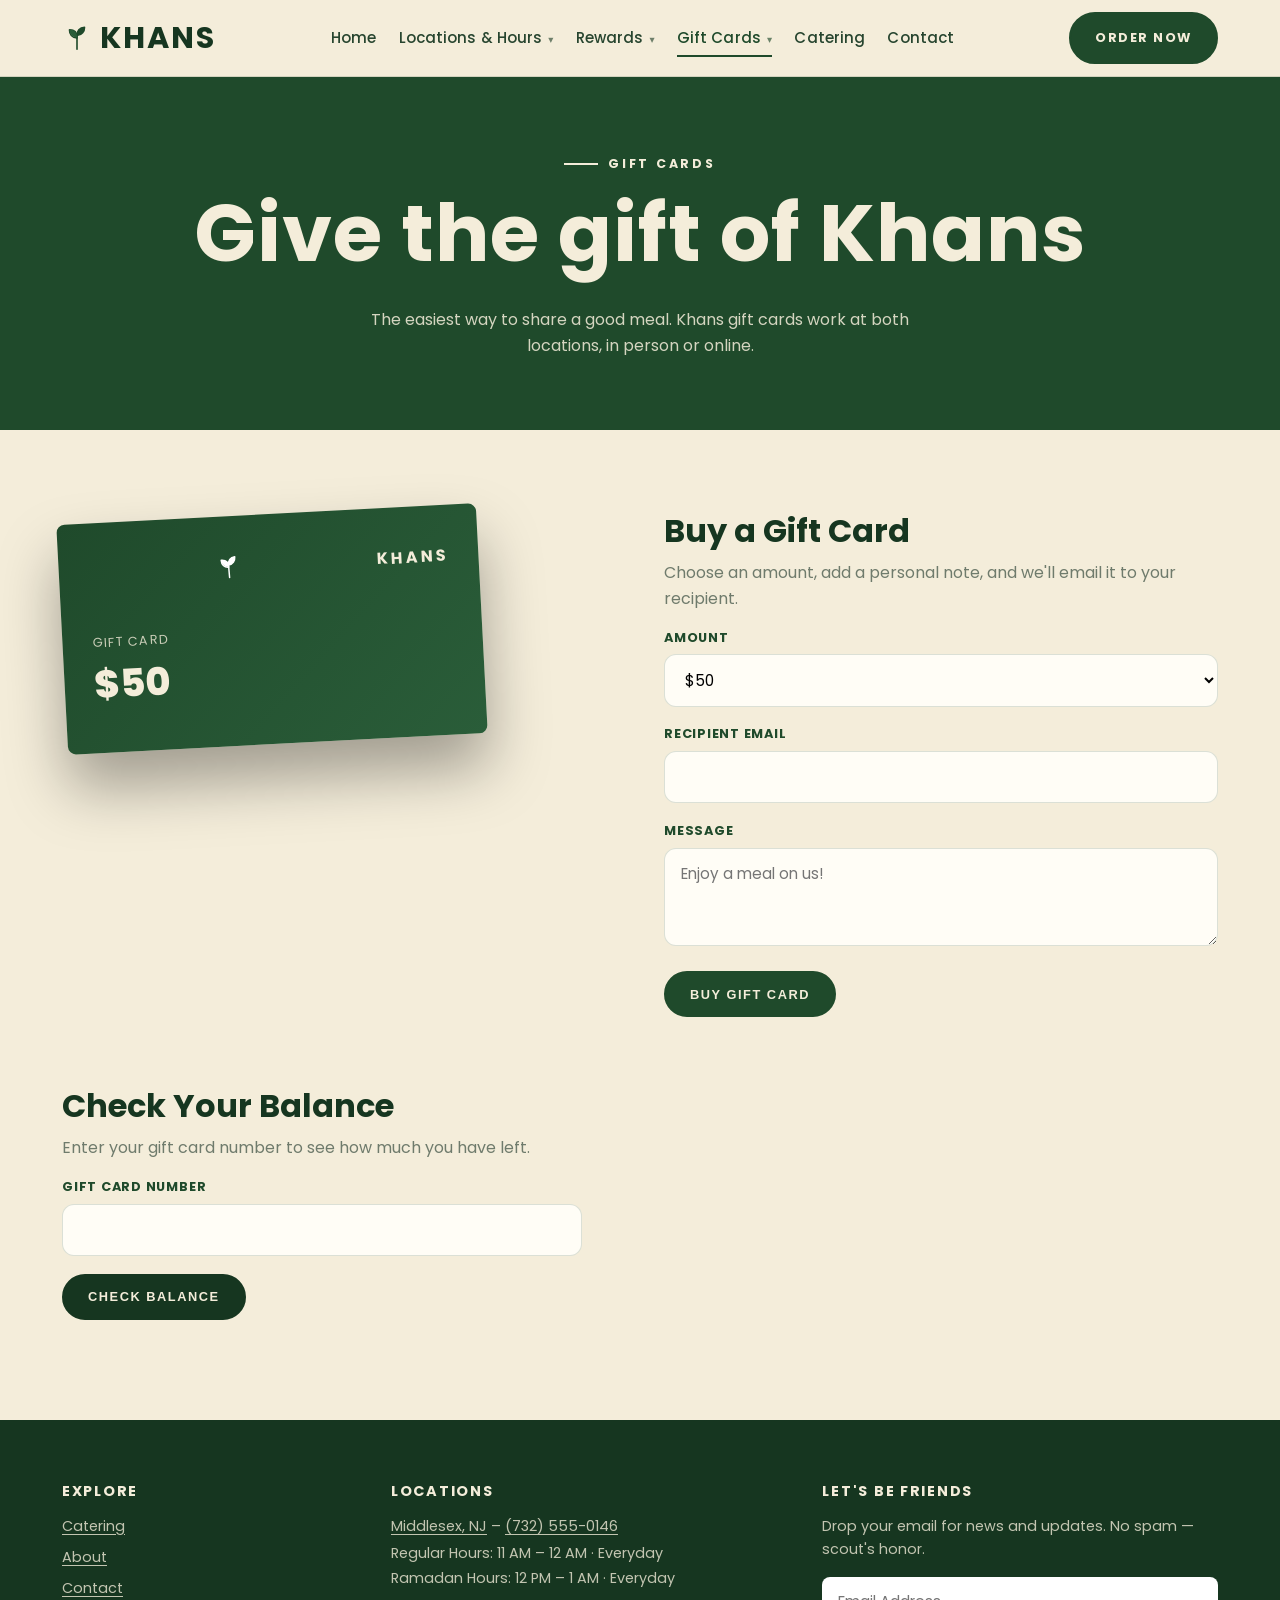
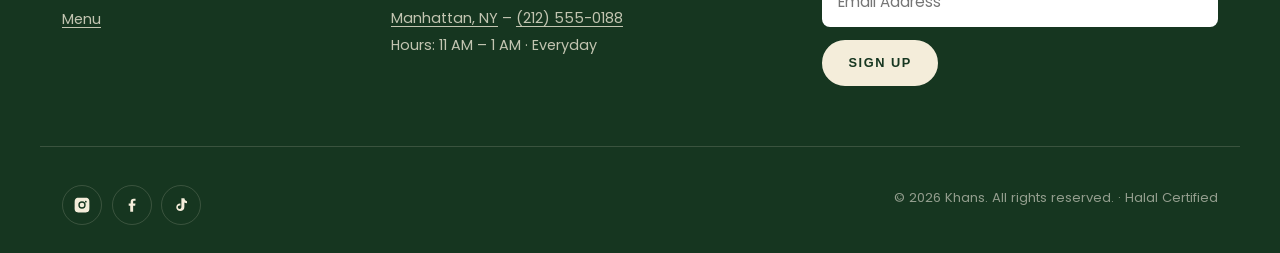
<file: gift-cards.html>
<!DOCTYPE html>
<html lang="en">
<head>
  <meta charset="UTF-8" />
  <meta name="viewport" content="width=device-width, initial-scale=1.0" />
  <title>Gift Cards — Khans | Give the Gift of Khans</title>
  <meta name="description" content="Khans gift cards — the perfect gift for any occasion. Buy online and use at our Middlesex, NJ and Manhattan, NY locations, or check your balance." />
  <link rel="icon" href="assets/img/favicon.svg" type="image/svg+xml" />
  <link rel="preconnect" href="https://fonts.googleapis.com" />
  <link rel="preconnect" href="https://fonts.gstatic.com" crossorigin />
  <link href="https://fonts.googleapis.com/css2?family=Poppins:wght@400;500;600;700;800&display=swap" rel="stylesheet" />
  <script>document.documentElement.classList.add("js");</script>
  <link rel="stylesheet" href="assets/css/styles.css" />
</head>
<body>

  <header class="site-header">
    <nav class="nav container">
      <a class="brand" href="index.html">
        <img src="assets/img/sprig.svg" alt="" aria-hidden="true" />
        <span class="brand-word">KHANS</span>
      </a>
      <button class="nav-toggle" aria-label="Toggle menu" aria-expanded="false"><span></span><span></span><span></span></button>
      <ul class="nav-links">
        <li><a href="index.html">Home</a></li>
        <li class="has-dropdown">
          <a href="#" aria-haspopup="true">Locations &amp; Hours <i class="caret">&#9662;</i></a>
          <ul class="dropdown">
            <li><a href="middlesex.html">Middlesex, NJ <small>300 Bound Brook Rd</small></a></li>
            <li><a href="manhattan.html">Manhattan, NY <small>215 W 38th St</small></a></li>
          </ul>
        </li>
        <li class="has-dropdown">
          <a href="rewards.html" aria-haspopup="true">Rewards <i class="caret">&#9662;</i></a>
          <ul class="dropdown">
            <li><a href="rewards.html">Join Khans Rewards</a></li>
            <li><a href="rewards.html#signin">Sign In</a></li>
          </ul>
        </li>
        <li class="has-dropdown">
          <a href="gift-cards.html" aria-haspopup="true" aria-current="page">Gift Cards <i class="caret">&#9662;</i></a>
          <ul class="dropdown">
            <li><a href="gift-cards.html">Buy a Gift Card</a></li>
            <li><a href="gift-cards.html#balance">Check Balance</a></li>
          </ul>
        </li>
        <li><a href="catering.html">Catering</a></li>
        <li><a href="contact.html">Contact</a></li>
      </ul>
      <div class="nav-cta"><a class="btn btn--primary" href="order.html">Order Now</a></div>
    </nav>
  </header>

  <section class="menu-hero">
    <div class="container">
      <span class="hero__eyebrow" style="justify-content:center">Gift Cards</span>
      <h1>Give the gift of Khans</h1>
      <p>The easiest way to share a good meal. Khans gift cards work at both locations, in person or online.</p>
    </div>
  </section>

  <section class="section">
    <div class="container">
      <div class="contact-grid">
        <div>
          <div class="about__frame" style="transform:rotate(-3deg);width:min(420px,100%);background:linear-gradient(135deg,#1f4a2b,#2a5d39)">
            <div style="padding:38px 30px;color:var(--cream);min-height:230px;display:flex;flex-direction:column;justify-content:space-between">
              <div style="display:flex;align-items:center;gap:.5rem">
                <img src="assets/img/sprig.svg" alt="" style="height:26px;filter:brightness(0) invert(1)" />
                <span style="font-weight:700;letter-spacing:3px">KHANS</span>
              </div>
              <div>
                <div style="font-size:.8rem;letter-spacing:.1em;opacity:.8;text-transform:uppercase">Gift Card</div>
                <div style="font-family:var(--display);font-size:2.4rem;font-weight:800">$50</div>
              </div>
            </div>
          </div>
        </div>
        <div>
          <h2 style="font-size:2rem;color:var(--green-deep)">Buy a Gift Card</h2>
          <p style="color:var(--muted)">Choose an amount, add a personal note, and we'll email it to your recipient.</p>
          <form data-demo>
            <div class="field"><label for="ga">Amount</label>
              <select id="ga" name="amount"><option>$25</option><option selected>$50</option><option>$75</option><option>$100</option></select>
            </div>
            <div class="field"><label for="gr">Recipient Email</label><input id="gr" name="to" type="email" required /></div>
            <div class="field"><label for="gm">Message</label><textarea id="gm" name="message" rows="3" placeholder="Enjoy a meal on us!"></textarea></div>
            <button class="btn btn--primary" type="submit">Buy Gift Card</button>
            <p class="form-status form-note" style="margin-top:1rem"></p>
          </form>
        </div>
      </div>

      <div id="balance" style="margin-top:56px;max-width:520px">
        <h2 style="font-size:2rem;color:var(--green-deep)">Check Your Balance</h2>
        <p style="color:var(--muted)">Enter your gift card number to see how much you have left.</p>
        <form data-demo>
          <div class="field"><label for="gc">Gift Card Number</label><input id="gc" name="card" type="text" required /></div>
          <button class="btn btn--dark" type="submit">Check Balance</button>
          <p class="form-status form-note" style="margin-top:1rem"></p>
        </form>
      </div>
    </div>
  </section>

  <footer class="site-footer">
    <div class="container footer-grid">
      <div>
        <h4>Explore</h4>
        <ul>
          <li><a href="catering.html">Catering</a></li>
          <li><a href="index.html#about">About</a></li>
          <li><a href="contact.html">Contact</a></li>
          <li><a href="menu.html">Menu</a></li>
        </ul>
      </div>
      <div>
        <h4>Locations</h4>
        <p class="loc-line"><a href="middlesex.html">Middlesex, NJ</a> &ndash; <a href="tel:+17325550146">(732) 555-0146</a></p>
        <p class="loc-sub">Regular Hours: 11 AM &ndash; 12 AM &middot; Everyday</p>
        <p class="loc-sub">Ramadan Hours: 12 PM &ndash; 1 AM &middot; Everyday</p>
        <p class="loc-line" style="margin-top:1.1rem"><a href="manhattan.html">Manhattan, NY</a> &ndash; <a href="tel:+12125550188">(212) 555-0188</a></p>
        <p class="loc-sub">Hours: 11 AM &ndash; 1 AM &middot; Everyday</p>
      </div>
      <div>
        <h4>Let's Be Friends</h4>
        <p>Drop your email for news and updates. No spam &mdash; scout's honor.</p>
        <form class="newsletter" data-demo>
          <input type="email" name="email" placeholder="Email Address" aria-label="Email Address" required />
          <button class="btn btn--light" type="submit">Sign Up</button>
          <p class="form-status form-note" style="color:var(--cream);margin-top:.6rem"></p>
        </form>
      </div>
    </div>
    <div class="container footer-bottom">
      <div class="socials">
        <a href="#" aria-label="Instagram"><svg viewBox="0 0 24 24" fill="currentColor"><path d="M12 2.2c3.2 0 3.6 0 4.9.07 1.2.05 1.8.25 2.2.42.6.2 1 .5 1.4.9.4.4.7.8.9 1.4.17.4.37 1 .42 2.2.06 1.3.07 1.7.07 4.9s0 3.6-.07 4.9c-.05 1.2-.25 1.8-.42 2.2-.2.6-.5 1-.9 1.4-.4.4-.8.7-1.4.9-.4.17-1 .37-2.2.42-1.3.06-1.7.07-4.9.07s-3.6 0-4.9-.07c-1.2-.05-1.8-.25-2.2-.42-.6-.2-1-.5-1.4-.9-.4-.4-.7-.8-.9-1.4-.17-.4-.37-1-.42-2.2C2.2 15.6 2.2 15.2 2.2 12s0-3.6.07-4.9c.05-1.2.25-1.8.42-2.2.2-.6.5-1 .9-1.4.4-.4.8-.7 1.4-.9.4-.17 1-.37 2.2-.42C8.4 2.2 8.8 2.2 12 2.2Zm0 4.9a4.9 4.9 0 1 0 0 9.8 4.9 4.9 0 0 0 0-9.8Zm0 1.8a3.1 3.1 0 1 1 0 6.2 3.1 3.1 0 0 1 0-6.2Zm5.1-2.5a1.15 1.15 0 1 0 0 2.3 1.15 1.15 0 0 0 0-2.3Z"/></svg></a>
        <a href="#" aria-label="Facebook"><svg viewBox="0 0 24 24" fill="currentColor"><path d="M13.5 21v-8h2.7l.4-3.1h-3.1V7.9c0-.9.25-1.5 1.55-1.5h1.65V3.6c-.3 0-1.3-.1-2.45-.1-2.4 0-4.05 1.45-4.05 4.15v2.25H7.6V13h2.05v8h3.85Z"/></svg></a>
        <a href="#" aria-label="TikTok"><svg viewBox="0 0 24 24" fill="currentColor"><path d="M16.5 3c.3 2 1.5 3.6 3.5 3.9v2.8c-1.3 0-2.5-.4-3.5-1v5.9c0 3.2-2.4 5.4-5.4 5.4S5.7 17.8 5.7 14.9c0-2.9 2.4-5.2 5.5-5l0 2.9c-.4-.1-.8-.2-1.2-.1-1.3.1-2.3 1.1-2.2 2.4.1 1.3 1.1 2.2 2.4 2.2 1.4 0 2.3-1 2.3-2.6V3h3Z"/></svg></a>
      </div>
      <span>&copy; <span data-year>2026</span> Khans. All rights reserved. &middot; Halal Certified</span>
    </div>
  </footer>

  <script src="assets/js/main.js"></script>
</body>
</html>
</file>
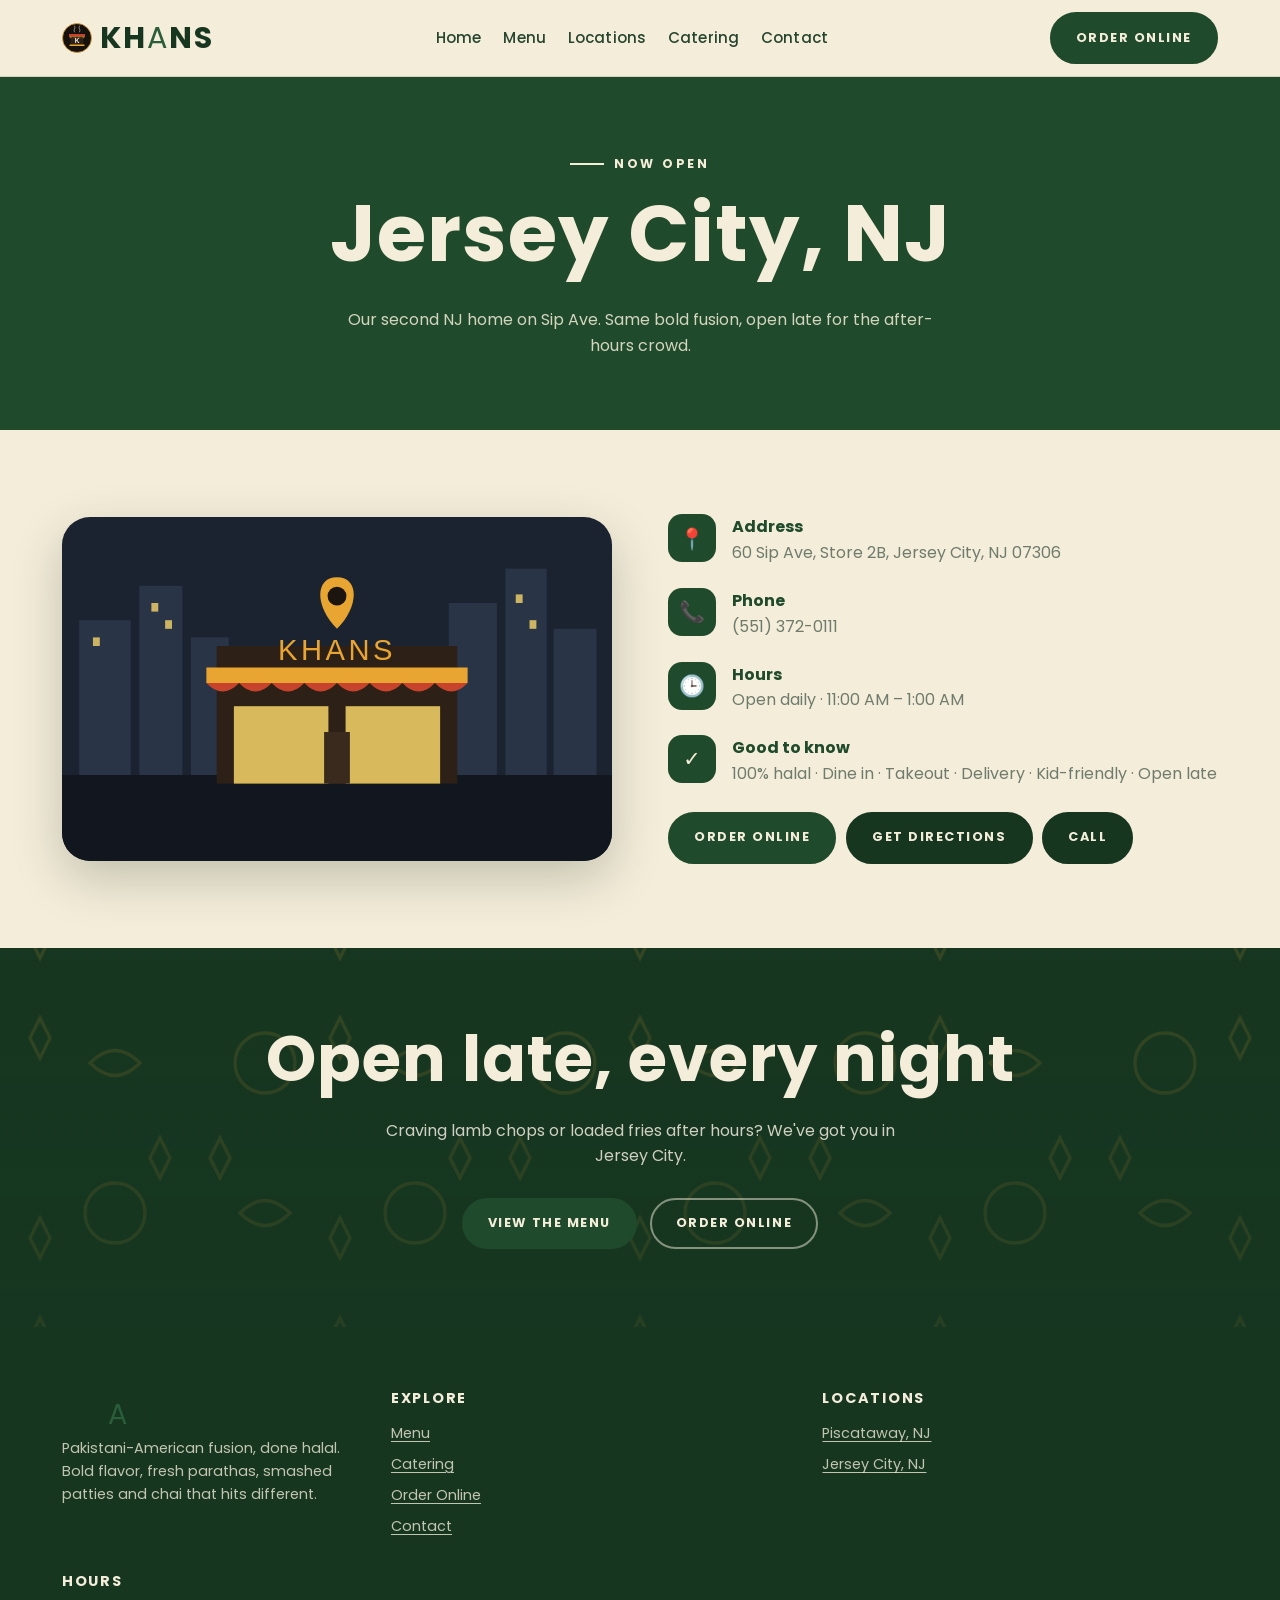
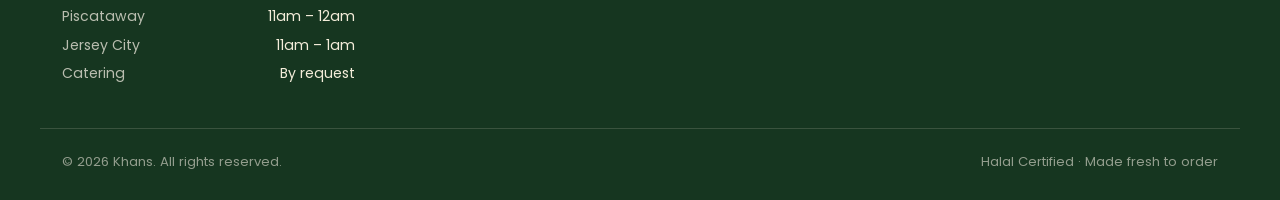
<file: jersey-city.html>
<!DOCTYPE html>
<html lang="en">
<head>
  <meta charset="UTF-8" />
  <meta name="viewport" content="width=device-width, initial-scale=1.0" />
  <title>Jersey City, NJ — Khans | Halal Restaurant</title>
  <meta name="description" content="Khans Jersey City — 60 Sip Ave, Store 2B, Jersey City, NJ 07306. Halal Pakistani-American fusion. Dine in, takeout & delivery. Open late until 1 AM." />
  <link rel="icon" href="assets/img/favicon.svg" type="image/svg+xml" />
  <link rel="preconnect" href="https://fonts.googleapis.com" />
  <link rel="preconnect" href="https://fonts.gstatic.com" crossorigin />
  <link href="https://fonts.googleapis.com/css2?family=Bebas+Neue&family=Poppins:wght@400;500;600;700&display=swap" rel="stylesheet" />
  <script>document.documentElement.classList.add("js");</script>
  <link rel="stylesheet" href="assets/css/styles.css" />
</head>
<body>

  <header class="site-header">
    <nav class="nav container">
      <a class="brand" href="index.html">
        <img src="assets/img/logo.svg" alt="Khans logo" />
        <span class="brand-word">KH<b>A</b>NS</span>
      </a>
      <button class="nav-toggle" aria-label="Toggle menu" aria-expanded="false"><span></span><span></span><span></span></button>
      <ul class="nav-links">
        <li><a href="index.html">Home</a></li>
        <li><a href="menu.html">Menu</a></li>
        <li class="has-dropdown">
          <a href="#" aria-haspopup="true">Locations</a>
          <ul class="dropdown">
            <li><a href="piscataway.html">Piscataway, NJ <small>1358 Centennial Ave</small></a></li>
            <li><a href="jersey-city.html">Jersey City, NJ <small>60 Sip Ave</small></a></li>
          </ul>
        </li>
        <li><a href="catering.html">Catering</a></li>
        <li><a href="contact.html">Contact</a></li>
      </ul>
      <div class="nav-cta"><a class="btn btn--red" href="order.html">Order Online</a></div>
    </nav>
  </header>

  <section class="menu-hero">
    <div class="container">
      <span class="hero__eyebrow" style="justify-content:center">Now Open</span>
      <h1>Jersey City, NJ</h1>
      <p>Our second NJ home on Sip Ave. Same bold fusion, open late for the after-hours crowd.</p>
    </div>
  </section>

  <section class="section">
    <div class="container split">
      <div class="split__art reveal">
        <img src="assets/img/loc-jersey-city.svg" alt="Khans Jersey City storefront" />
      </div>
      <div class="split__copy reveal">
        <div class="info-block">
          <div class="row"><span class="ic">📍</span><div><b>Address</b><span>60 Sip Ave, Store 2B, Jersey City, NJ 07306</span></div></div>
          <div class="row"><span class="ic">📞</span><div><b>Phone</b><a href="tel:+15513720111">(551) 372-0111</a></div></div>
          <div class="row"><span class="ic">🕒</span><div><b>Hours</b><span>Open daily · 11:00 AM – 1:00 AM</span></div></div>
          <div class="row"><span class="ic">✓</span><div><b>Good to know</b><span>100% halal · Dine in · Takeout · Delivery · Kid-friendly · Open late</span></div></div>
        </div>
        <div class="loc-card__actions" style="margin-top:1.6rem">
          <a class="btn btn--red" href="order.html">Order Online</a>
          <a class="btn btn--dark" target="_blank" rel="noopener" href="https://www.google.com/maps/search/?api=1&query=60+Sip+Ave+Jersey+City+NJ+07306">Get Directions</a>
          <a class="btn btn--dark" href="tel:+15513720111">Call</a>
        </div>
      </div>
    </div>
  </section>

  <section class="cta-band">
    <div class="container reveal">
      <h2>Open late, every night</h2>
      <p>Craving lamb chops or loaded fries after hours? We've got you in Jersey City.</p>
      <div class="hero__cta"><a class="btn btn--red" href="menu.html">View the Menu</a><a class="btn btn--ghost" href="order.html">Order Online</a></div>
    </div>
  </section>

  <footer class="site-footer">
    <div class="container footer-grid">
      <div class="footer-brand">
        <span class="brand-word">KH<b>A</b>NS</span>
        <p>Pakistani-American fusion, done halal. Bold flavor, fresh parathas, smashed patties and chai that hits different.</p>
      </div>
      <div><h4>Explore</h4><ul><li><a href="menu.html">Menu</a></li><li><a href="catering.html">Catering</a></li><li><a href="order.html">Order Online</a></li><li><a href="contact.html">Contact</a></li></ul></div>
      <div><h4>Locations</h4><ul><li><a href="piscataway.html">Piscataway, NJ</a></li><li><a href="jersey-city.html">Jersey City, NJ</a></li></ul></div>
      <div><h4>Hours</h4><div class="hours-list"><div class="h"><span>Piscataway</span><span>11am – 12am</span></div><div class="h"><span>Jersey City</span><span>11am – 1am</span></div><div class="h"><span>Catering</span><span>By request</span></div></div></div>
    </div>
    <div class="container footer-bottom">
      <span>&copy; <span data-year>2026</span> Khans. All rights reserved.</span>
      <span>Halal Certified · Made fresh to order</span>
    </div>
  </footer>

  <script src="assets/js/main.js"></script>
</body>
</html>
</file>
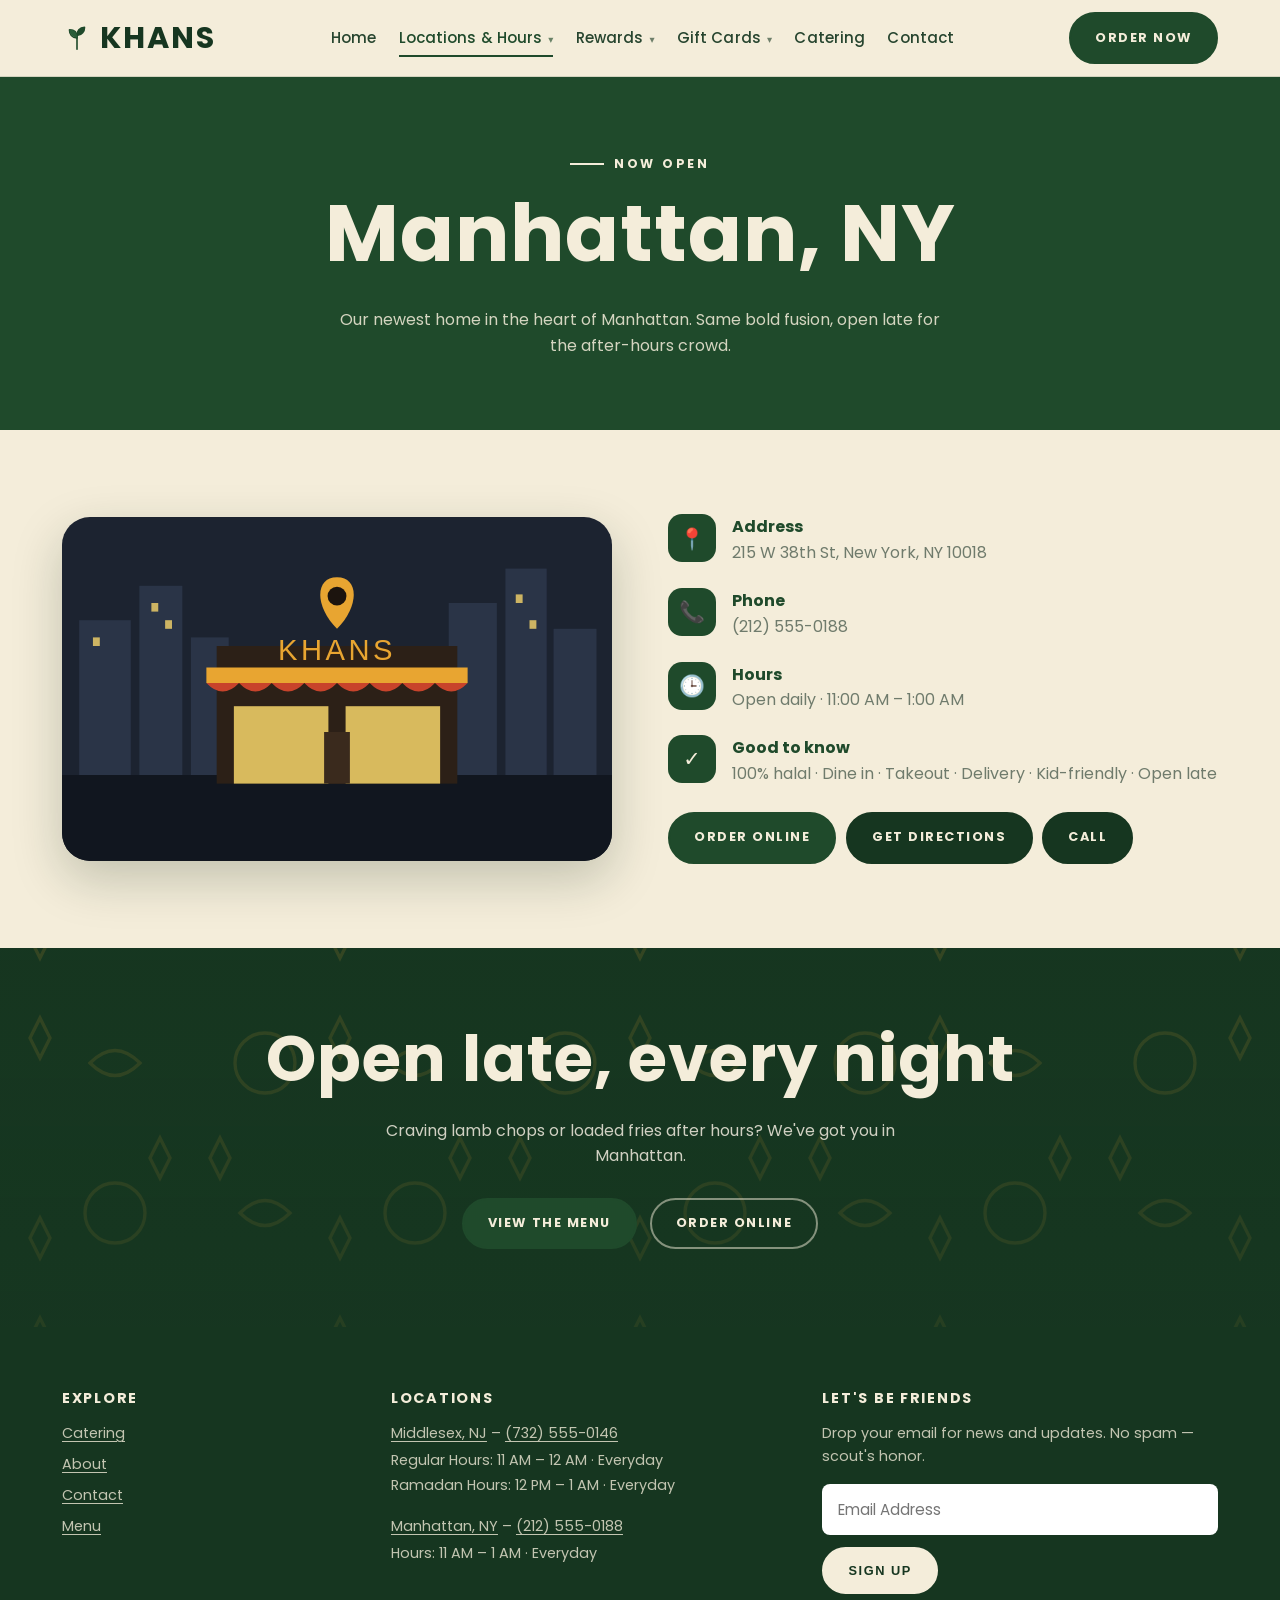
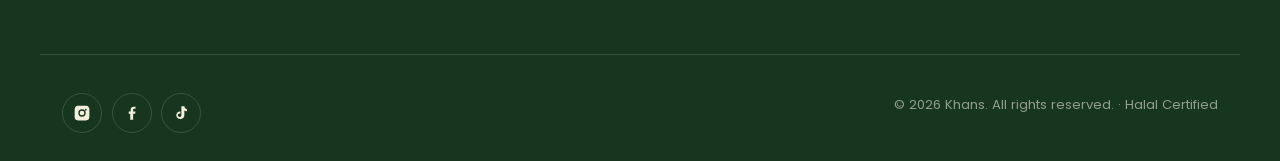
<file: manhattan.html>
<!DOCTYPE html>
<html lang="en">
<head>
  <meta charset="UTF-8" />
  <meta name="viewport" content="width=device-width, initial-scale=1.0" />
  <title>Manhattan, NY — Khans | Halal Restaurant</title>
  <meta name="description" content="Khans Manhattan — 215 W 38th St, New York, NY 10018. Halal Pakistani-American fusion. Dine in, takeout & delivery. Open late until 1 AM." />
  <link rel="icon" href="assets/img/favicon.svg" type="image/svg+xml" />
  <link rel="preconnect" href="https://fonts.googleapis.com" />
  <link rel="preconnect" href="https://fonts.gstatic.com" crossorigin />
  <link href="https://fonts.googleapis.com/css2?family=Poppins:wght@400;500;600;700;800&display=swap" rel="stylesheet" />
  <script>document.documentElement.classList.add("js");</script>
  <link rel="stylesheet" href="assets/css/styles.css" />
</head>
<body>

  <header class="site-header">
    <nav class="nav container">
      <a class="brand" href="index.html">
        <img src="assets/img/sprig.svg" alt="" aria-hidden="true" />
        <span class="brand-word">KHANS</span>
      </a>
      <button class="nav-toggle" aria-label="Toggle menu" aria-expanded="false"><span></span><span></span><span></span></button>
      <ul class="nav-links">
        <li><a href="index.html">Home</a></li>
        <li class="has-dropdown">
          <a href="#" aria-haspopup="true" aria-current="page">Locations &amp; Hours <i class="caret">&#9662;</i></a>
          <ul class="dropdown">
            <li><a href="middlesex.html">Middlesex, NJ <small>300 Bound Brook Rd</small></a></li>
            <li><a href="manhattan.html">Manhattan, NY <small>215 W 38th St</small></a></li>
          </ul>
        </li>
        <li class="has-dropdown">
          <a href="rewards.html" aria-haspopup="true">Rewards <i class="caret">&#9662;</i></a>
          <ul class="dropdown">
            <li><a href="rewards.html">Join Khans Rewards</a></li>
            <li><a href="rewards.html#signin">Sign In</a></li>
          </ul>
        </li>
        <li class="has-dropdown">
          <a href="gift-cards.html" aria-haspopup="true">Gift Cards <i class="caret">&#9662;</i></a>
          <ul class="dropdown">
            <li><a href="gift-cards.html">Buy a Gift Card</a></li>
            <li><a href="gift-cards.html#balance">Check Balance</a></li>
          </ul>
        </li>
        <li><a href="catering.html">Catering</a></li>
        <li><a href="contact.html">Contact</a></li>
      </ul>
      <div class="nav-cta"><a class="btn btn--primary" href="order.html">Order Now</a></div>
    </nav>
  </header>

  <section class="menu-hero">
    <div class="container">
      <span class="hero__eyebrow" style="justify-content:center">Now Open</span>
      <h1>Manhattan, NY</h1>
      <p>Our newest home in the heart of Manhattan. Same bold fusion, open late for the after-hours crowd.</p>
    </div>
  </section>

  <section class="section">
    <div class="container split">
      <div class="split__art reveal">
        <img src="assets/img/loc-manhattan.svg" alt="Khans Manhattan storefront" />
      </div>
      <div class="split__copy reveal">
        <div class="info-block">
          <div class="row"><span class="ic">📍</span><div><b>Address</b><span>215 W 38th St, New York, NY 10018</span></div></div>
          <div class="row"><span class="ic">📞</span><div><b>Phone</b><a href="tel:+12125550188">(212) 555-0188</a></div></div>
          <div class="row"><span class="ic">🕒</span><div><b>Hours</b><span>Open daily · 11:00 AM – 1:00 AM</span></div></div>
          <div class="row"><span class="ic">✓</span><div><b>Good to know</b><span>100% halal · Dine in · Takeout · Delivery · Kid-friendly · Open late</span></div></div>
        </div>
        <div class="loc-card__actions" style="margin-top:1.6rem">
          <a class="btn btn--red" href="order.html">Order Online</a>
          <a class="btn btn--dark" target="_blank" rel="noopener" href="https://www.google.com/maps/search/?api=1&query=215+W+38th+St+New+York+NY+10018">Get Directions</a>
          <a class="btn btn--dark" href="tel:+12125550188">Call</a>
        </div>
      </div>
    </div>
  </section>

  <section class="cta-band">
    <div class="container reveal">
      <h2>Open late, every night</h2>
      <p>Craving lamb chops or loaded fries after hours? We've got you in Manhattan.</p>
      <div class="hero__cta"><a class="btn btn--red" href="menu.html">View the Menu</a><a class="btn btn--ghost" href="order.html">Order Online</a></div>
    </div>
  </section>

  <footer class="site-footer">
    <div class="container footer-grid">
      <div>
        <h4>Explore</h4>
        <ul>
          <li><a href="catering.html">Catering</a></li>
          <li><a href="index.html#about">About</a></li>
          <li><a href="contact.html">Contact</a></li>
          <li><a href="menu.html">Menu</a></li>
        </ul>
      </div>
      <div>
        <h4>Locations</h4>
        <p class="loc-line"><a href="middlesex.html">Middlesex, NJ</a> &ndash; <a href="tel:+17325550146">(732) 555-0146</a></p>
        <p class="loc-sub">Regular Hours: 11 AM &ndash; 12 AM &middot; Everyday</p>
        <p class="loc-sub">Ramadan Hours: 12 PM &ndash; 1 AM &middot; Everyday</p>
        <p class="loc-line" style="margin-top:1.1rem"><a href="manhattan.html">Manhattan, NY</a> &ndash; <a href="tel:+12125550188">(212) 555-0188</a></p>
        <p class="loc-sub">Hours: 11 AM &ndash; 1 AM &middot; Everyday</p>
      </div>
      <div>
        <h4>Let's Be Friends</h4>
        <p>Drop your email for news and updates. No spam &mdash; scout's honor.</p>
        <form class="newsletter" data-demo>
          <input type="email" name="email" placeholder="Email Address" aria-label="Email Address" required />
          <button class="btn btn--light" type="submit">Sign Up</button>
          <p class="form-status form-note" style="color:var(--cream);margin-top:.6rem"></p>
        </form>
      </div>
    </div>
    <div class="container footer-bottom">
      <div class="socials">
        <a href="#" aria-label="Instagram"><svg viewBox="0 0 24 24" fill="currentColor"><path d="M12 2.2c3.2 0 3.6 0 4.9.07 1.2.05 1.8.25 2.2.42.6.2 1 .5 1.4.9.4.4.7.8.9 1.4.17.4.37 1 .42 2.2.06 1.3.07 1.7.07 4.9s0 3.6-.07 4.9c-.05 1.2-.25 1.8-.42 2.2-.2.6-.5 1-.9 1.4-.4.4-.8.7-1.4.9-.4.17-1 .37-2.2.42-1.3.06-1.7.07-4.9.07s-3.6 0-4.9-.07c-1.2-.05-1.8-.25-2.2-.42-.6-.2-1-.5-1.4-.9-.4-.4-.7-.8-.9-1.4-.17-.4-.37-1-.42-2.2C2.2 15.6 2.2 15.2 2.2 12s0-3.6.07-4.9c.05-1.2.25-1.8.42-2.2.2-.6.5-1 .9-1.4.4-.4.8-.7 1.4-.9.4-.17 1-.37 2.2-.42C8.4 2.2 8.8 2.2 12 2.2Zm0 4.9a4.9 4.9 0 1 0 0 9.8 4.9 4.9 0 0 0 0-9.8Zm0 1.8a3.1 3.1 0 1 1 0 6.2 3.1 3.1 0 0 1 0-6.2Zm5.1-2.5a1.15 1.15 0 1 0 0 2.3 1.15 1.15 0 0 0 0-2.3Z"/></svg></a>
        <a href="#" aria-label="Facebook"><svg viewBox="0 0 24 24" fill="currentColor"><path d="M13.5 21v-8h2.7l.4-3.1h-3.1V7.9c0-.9.25-1.5 1.55-1.5h1.65V3.6c-.3 0-1.3-.1-2.45-.1-2.4 0-4.05 1.45-4.05 4.15v2.25H7.6V13h2.05v8h3.85Z"/></svg></a>
        <a href="#" aria-label="TikTok"><svg viewBox="0 0 24 24" fill="currentColor"><path d="M16.5 3c.3 2 1.5 3.6 3.5 3.9v2.8c-1.3 0-2.5-.4-3.5-1v5.9c0 3.2-2.4 5.4-5.4 5.4S5.7 17.8 5.7 14.9c0-2.9 2.4-5.2 5.5-5l0 2.9c-.4-.1-.8-.2-1.2-.1-1.3.1-2.3 1.1-2.2 2.4.1 1.3 1.1 2.2 2.4 2.2 1.4 0 2.3-1 2.3-2.6V3h3Z"/></svg></a>
      </div>
      <span>&copy; <span data-year>2026</span> Khans. All rights reserved. &middot; Halal Certified</span>
    </div>
  </footer>

  <script src="assets/js/main.js"></script>
</body>
</html>
</file>
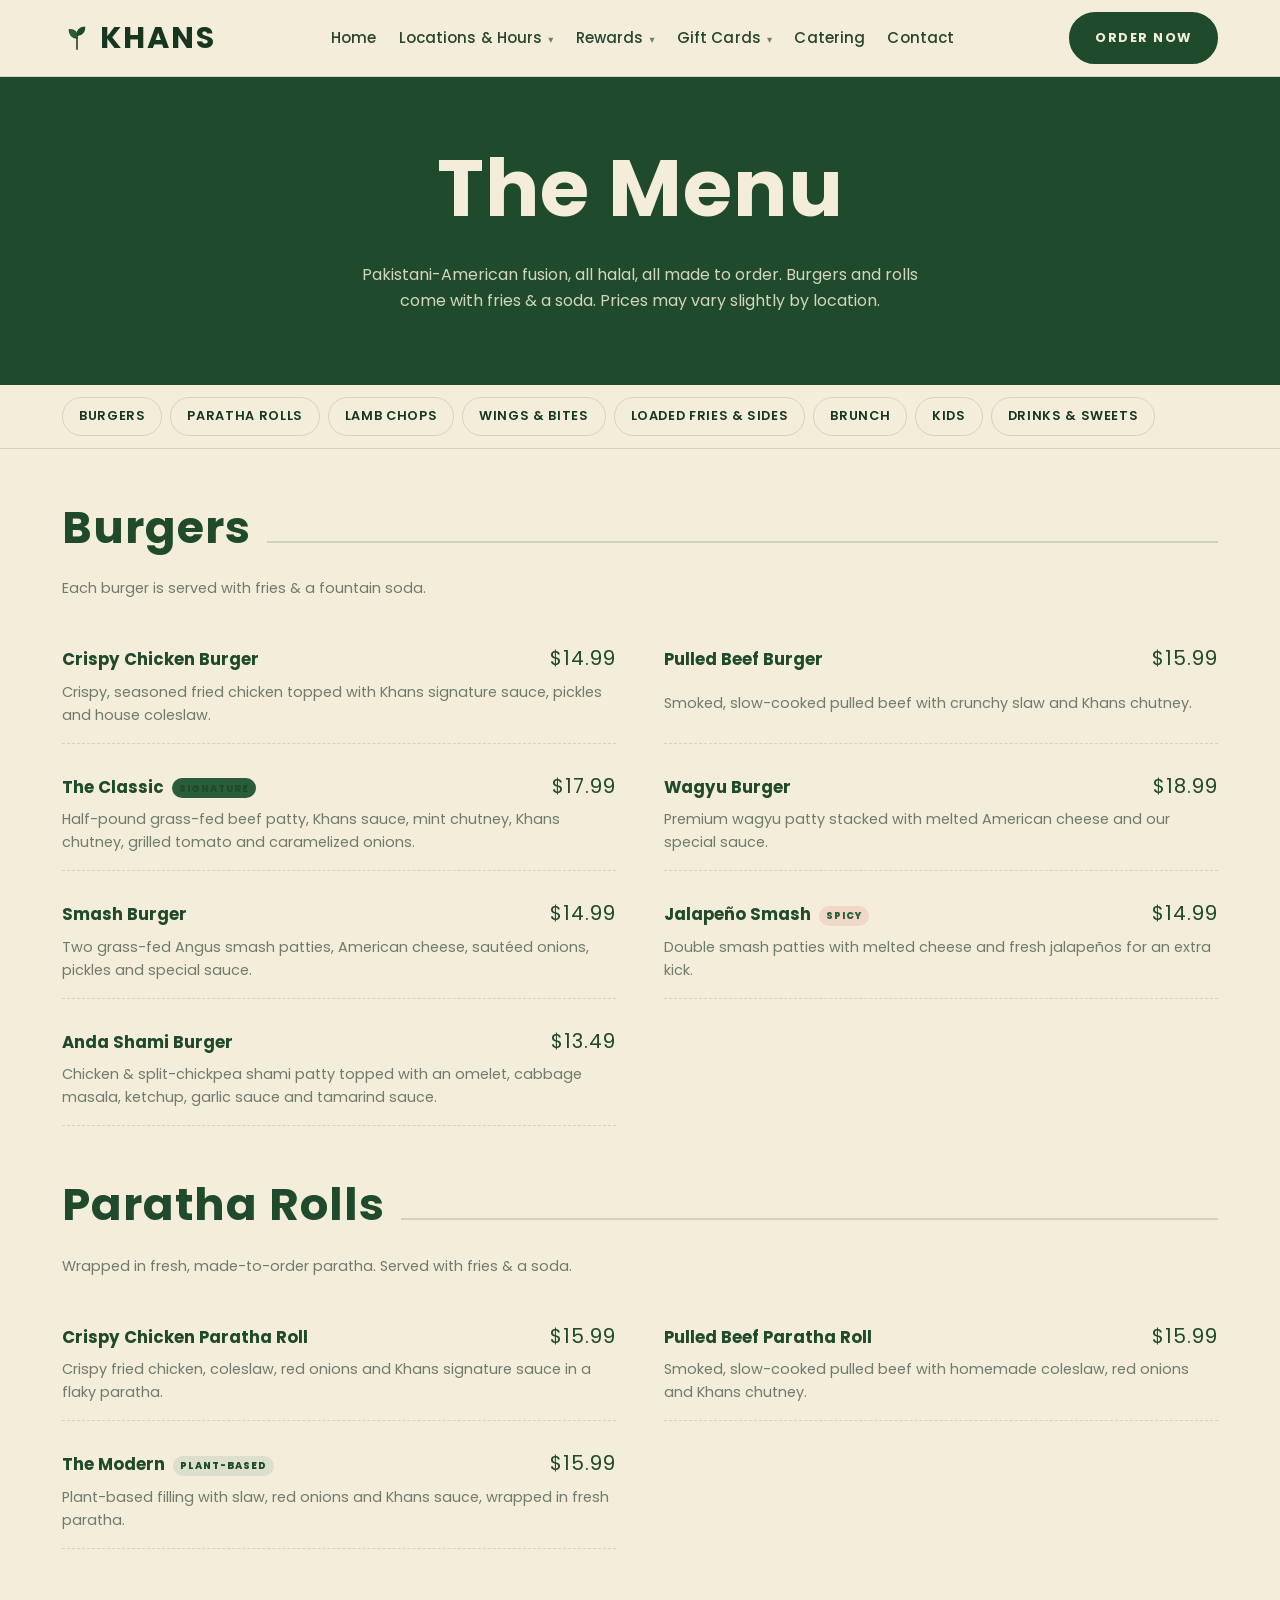
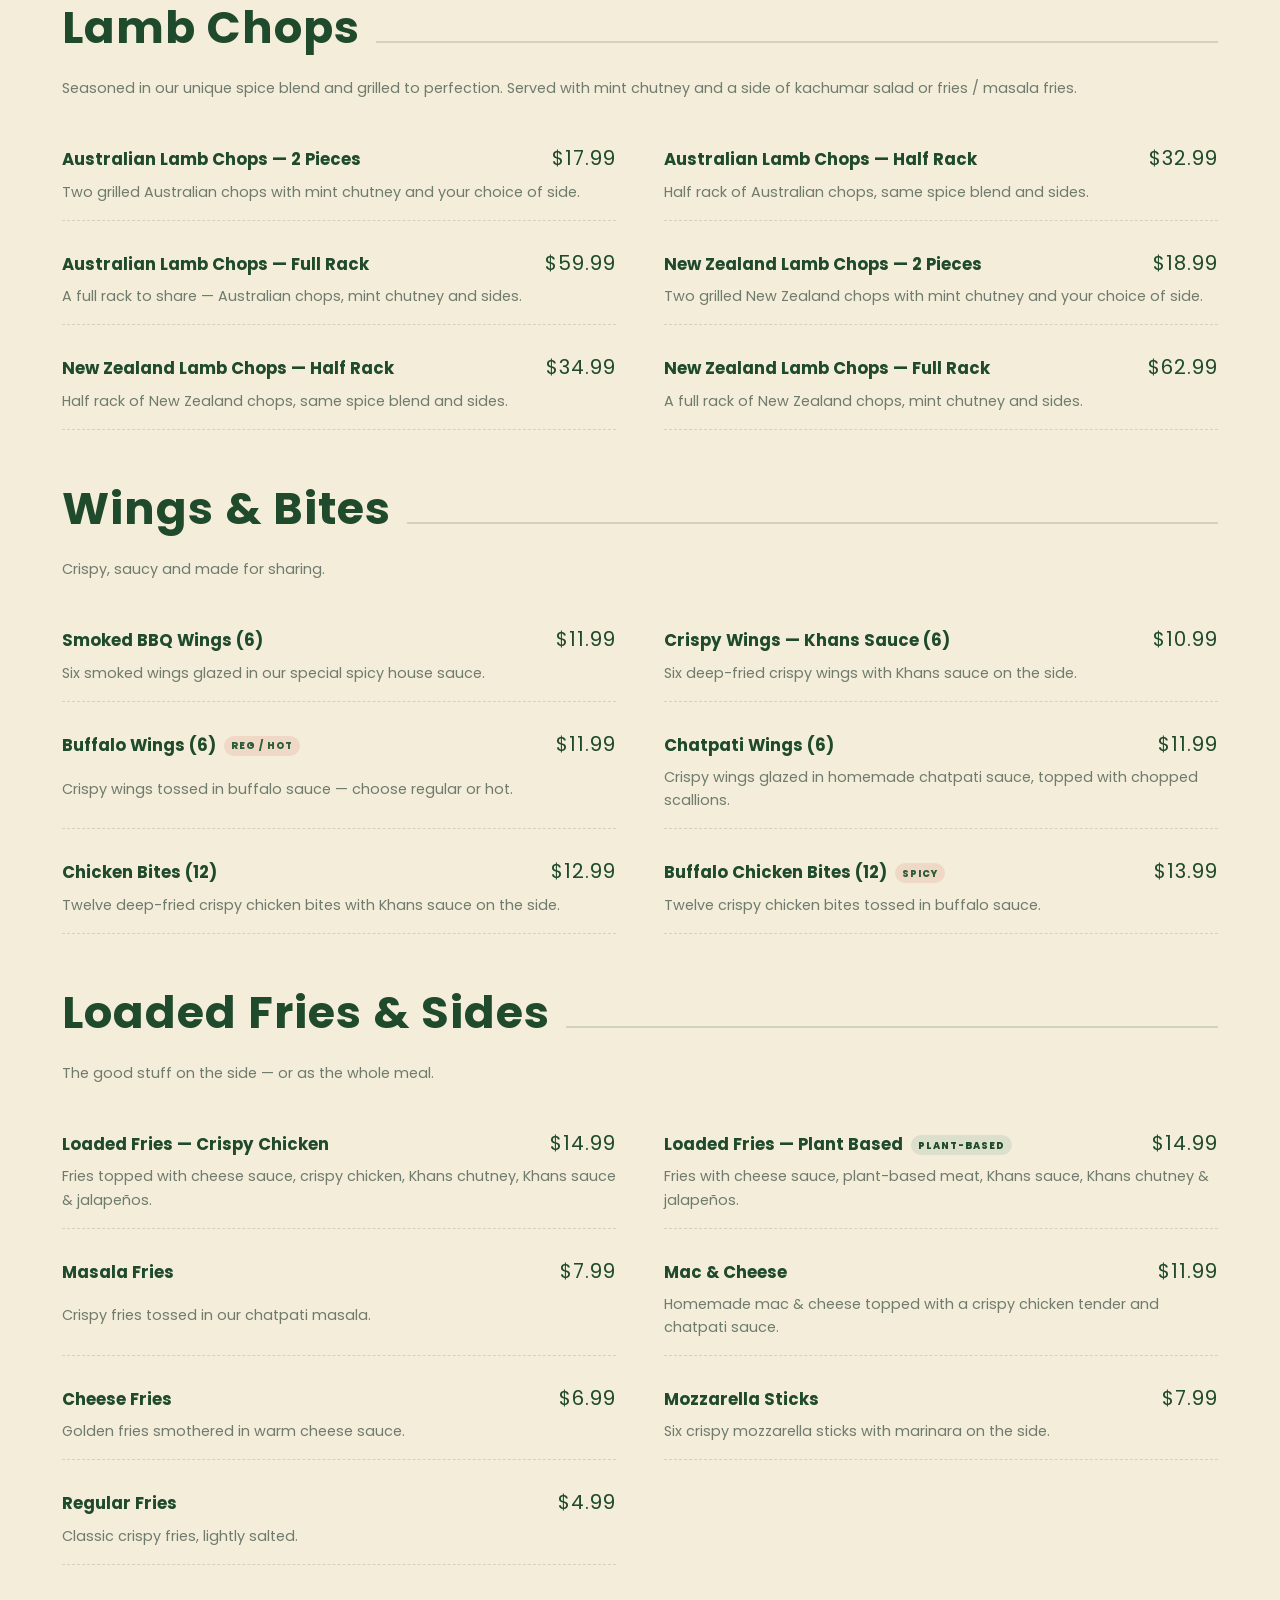
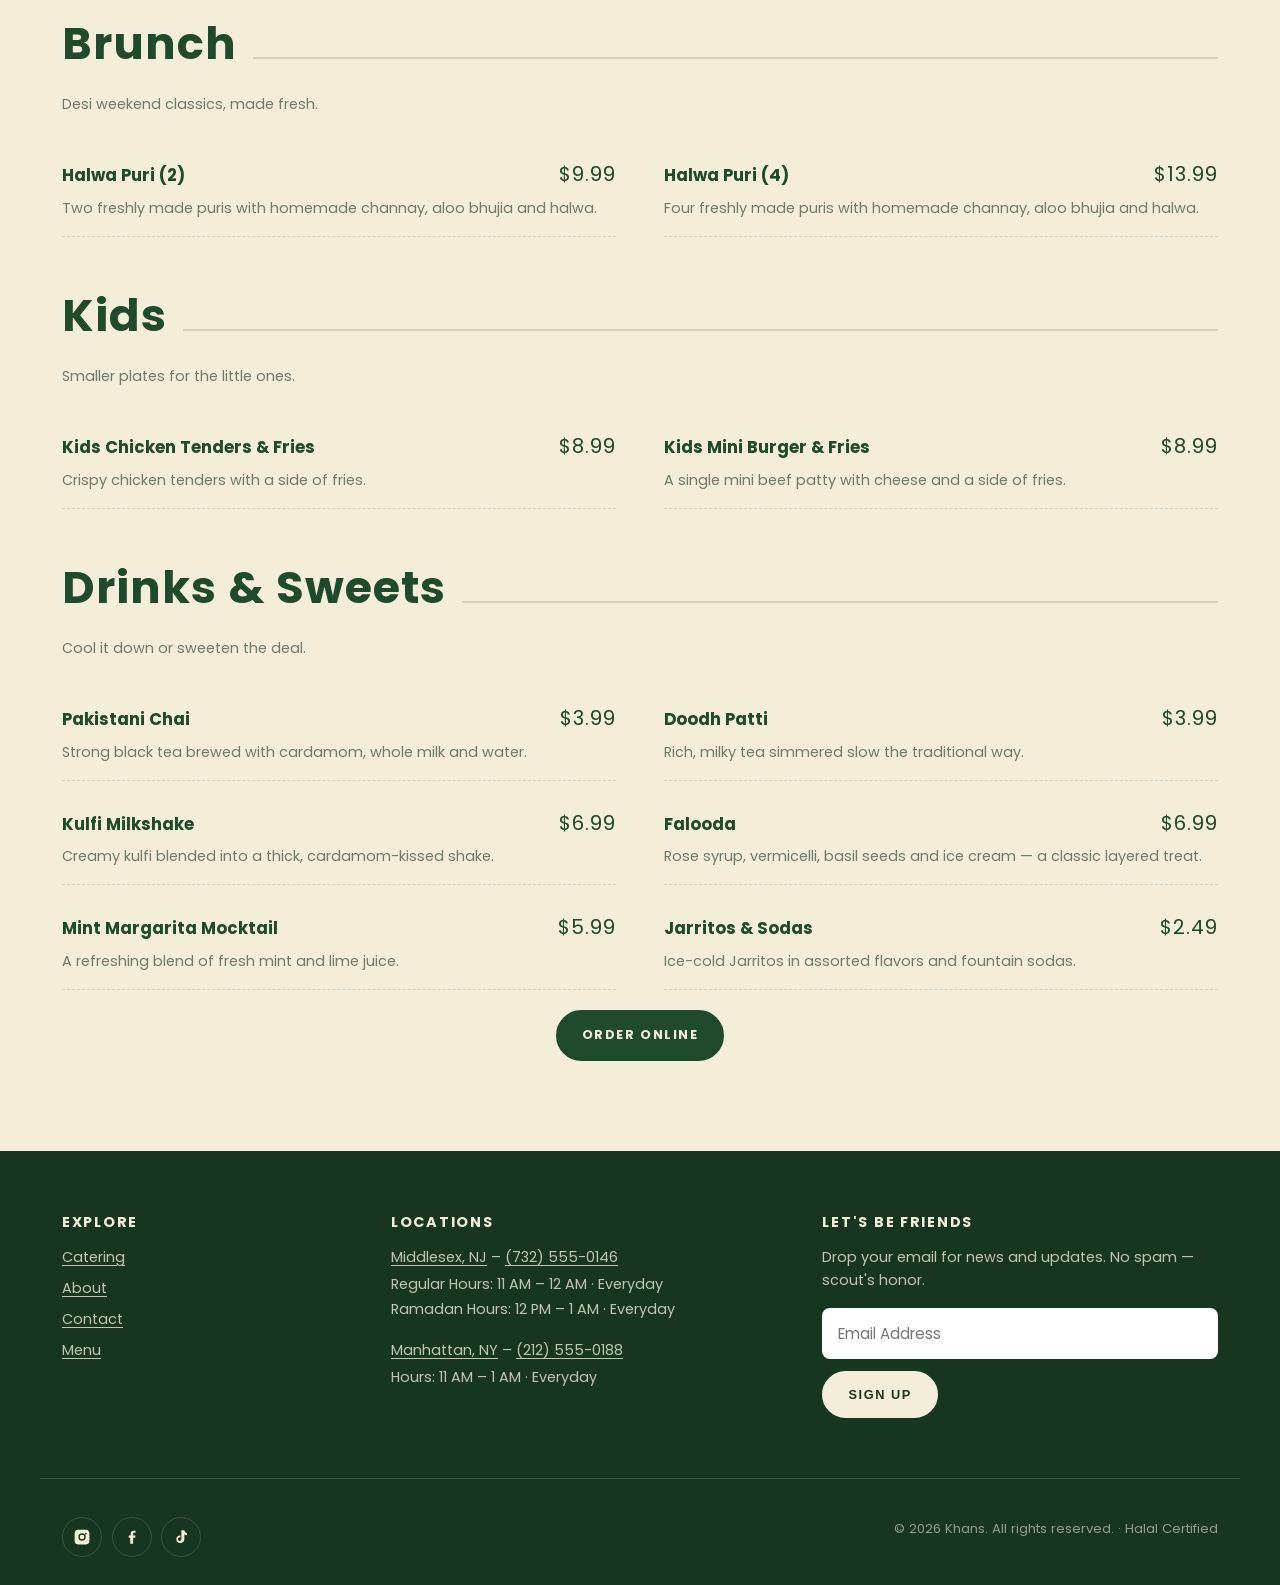
<file: menu.html>
<!DOCTYPE html>
<html lang="en">
<head>
  <meta charset="UTF-8" />
  <meta name="viewport" content="width=device-width, initial-scale=1.0" />
  <title>Menu — Khans | Halal Pakistani-American Fusion</title>
  <meta name="description" content="The full Khans menu: smash & wagyu burgers, paratha rolls, Australian & New Zealand lamb chops, wings, loaded fries, halwa puri brunch, kids meals, chai, falooda and shakes. All halal." />
  <link rel="icon" href="assets/img/favicon.svg" type="image/svg+xml" />
  <link rel="preconnect" href="https://fonts.googleapis.com" />
  <link rel="preconnect" href="https://fonts.gstatic.com" crossorigin />
  <link href="https://fonts.googleapis.com/css2?family=Poppins:wght@400;500;600;700;800&display=swap" rel="stylesheet" />
  <script>document.documentElement.classList.add("js");</script>
  <link rel="stylesheet" href="assets/css/styles.css" />
</head>
<body>

  <header class="site-header">
    <nav class="nav container">
      <a class="brand" href="index.html">
        <img src="assets/img/sprig.svg" alt="" aria-hidden="true" />
        <span class="brand-word">KHANS</span>
      </a>
      <button class="nav-toggle" aria-label="Toggle menu" aria-expanded="false"><span></span><span></span><span></span></button>
      <ul class="nav-links">
        <li><a href="index.html">Home</a></li>
        <li class="has-dropdown">
          <a href="#" aria-haspopup="true">Locations &amp; Hours <i class="caret">&#9662;</i></a>
          <ul class="dropdown">
            <li><a href="middlesex.html">Middlesex, NJ <small>300 Bound Brook Rd</small></a></li>
            <li><a href="manhattan.html">Manhattan, NY <small>215 W 38th St</small></a></li>
          </ul>
        </li>
        <li class="has-dropdown">
          <a href="rewards.html" aria-haspopup="true">Rewards <i class="caret">&#9662;</i></a>
          <ul class="dropdown">
            <li><a href="rewards.html">Join Khans Rewards</a></li>
            <li><a href="rewards.html#signin">Sign In</a></li>
          </ul>
        </li>
        <li class="has-dropdown">
          <a href="gift-cards.html" aria-haspopup="true">Gift Cards <i class="caret">&#9662;</i></a>
          <ul class="dropdown">
            <li><a href="gift-cards.html">Buy a Gift Card</a></li>
            <li><a href="gift-cards.html#balance">Check Balance</a></li>
          </ul>
        </li>
        <li><a href="catering.html">Catering</a></li>
        <li><a href="contact.html">Contact</a></li>
      </ul>
      <div class="nav-cta"><a class="btn btn--primary" href="order.html">Order Now</a></div>
    </nav>
  </header>

  <section class="menu-hero">
    <div class="container">
      <h1>The Menu</h1>
      <p>Pakistani-American fusion, all halal, all made to order. Burgers and rolls come with fries &amp; a soda. Prices may vary slightly by location.</p>
    </div>
  </section>

  <nav class="menu-nav">
    <div class="container menu-nav__track">
      <a href="#burgers">Burgers</a>
      <a href="#rolls">Paratha Rolls</a>
      <a href="#chops">Lamb Chops</a>
      <a href="#wings">Wings &amp; Bites</a>
      <a href="#sides">Loaded Fries &amp; Sides</a>
      <a href="#brunch">Brunch</a>
      <a href="#kids">Kids</a>
      <a href="#drinks">Drinks &amp; Sweets</a>
    </div>
  </nav>

  <main class="container">

    <!-- BURGERS -->
    <section class="menu-cat" id="burgers">
      <div class="menu-cat__head"><h2>Burgers</h2><span class="line"></span></div>
      <p class="menu-cat__note">Each burger is served with fries &amp; a fountain soda.</p>
      <div class="menu-grid">
        <div class="menu-item">
          <span class="menu-item__name">Crispy Chicken Burger</span>
          <span class="menu-item__price">$14.99</span>
          <p class="menu-item__desc">Crispy, seasoned fried chicken topped with Khans signature sauce, pickles and house coleslaw.</p>
        </div>
        <div class="menu-item">
          <span class="menu-item__name">Pulled Beef Burger</span>
          <span class="menu-item__price">$15.99</span>
          <p class="menu-item__desc">Smoked, slow-cooked pulled beef with crunchy slaw and Khans chutney.</p>
        </div>
        <div class="menu-item">
          <span class="menu-item__name">The Classic <span class="pill pill--new">Signature</span></span>
          <span class="menu-item__price">$17.99</span>
          <p class="menu-item__desc">Half-pound grass-fed beef patty, Khans sauce, mint chutney, Khans chutney, grilled tomato and caramelized onions.</p>
        </div>
        <div class="menu-item">
          <span class="menu-item__name">Wagyu Burger</span>
          <span class="menu-item__price">$18.99</span>
          <p class="menu-item__desc">Premium wagyu patty stacked with melted American cheese and our special sauce.</p>
        </div>
        <div class="menu-item">
          <span class="menu-item__name">Smash Burger</span>
          <span class="menu-item__price">$14.99</span>
          <p class="menu-item__desc">Two grass-fed Angus smash patties, American cheese, sautéed onions, pickles and special sauce.</p>
        </div>
        <div class="menu-item">
          <span class="menu-item__name">Jalapeño Smash <span class="pill pill--spicy">Spicy</span></span>
          <span class="menu-item__price">$14.99</span>
          <p class="menu-item__desc">Double smash patties with melted cheese and fresh jalapeños for an extra kick.</p>
        </div>
        <div class="menu-item">
          <span class="menu-item__name">Anda Shami Burger</span>
          <span class="menu-item__price">$13.49</span>
          <p class="menu-item__desc">Chicken &amp; split-chickpea shami patty topped with an omelet, cabbage masala, ketchup, garlic sauce and tamarind sauce.</p>
        </div>
      </div>
    </section>

    <!-- PARATHA ROLLS -->
    <section class="menu-cat" id="rolls">
      <div class="menu-cat__head"><h2>Paratha Rolls</h2><span class="line"></span></div>
      <p class="menu-cat__note">Wrapped in fresh, made-to-order paratha. Served with fries &amp; a soda.</p>
      <div class="menu-grid">
        <div class="menu-item">
          <span class="menu-item__name">Crispy Chicken Paratha Roll</span>
          <span class="menu-item__price">$15.99</span>
          <p class="menu-item__desc">Crispy fried chicken, coleslaw, red onions and Khans signature sauce in a flaky paratha.</p>
        </div>
        <div class="menu-item">
          <span class="menu-item__name">Pulled Beef Paratha Roll</span>
          <span class="menu-item__price">$15.99</span>
          <p class="menu-item__desc">Smoked, slow-cooked pulled beef with homemade coleslaw, red onions and Khans chutney.</p>
        </div>
        <div class="menu-item">
          <span class="menu-item__name">The Modern <span class="pill pill--veg">Plant-Based</span></span>
          <span class="menu-item__price">$15.99</span>
          <p class="menu-item__desc">Plant-based filling with slaw, red onions and Khans sauce, wrapped in fresh paratha.</p>
        </div>
      </div>
    </section>

    <!-- LAMB CHOPS -->
    <section class="menu-cat" id="chops">
      <div class="menu-cat__head"><h2>Lamb Chops</h2><span class="line"></span></div>
      <p class="menu-cat__note">Seasoned in our unique spice blend and grilled to perfection. Served with mint chutney and a side of kachumar salad or fries / masala fries.</p>
      <div class="menu-grid">
        <div class="menu-item">
          <span class="menu-item__name">Australian Lamb Chops — 2 Pieces</span>
          <span class="menu-item__price">$17.99</span>
          <p class="menu-item__desc">Two grilled Australian chops with mint chutney and your choice of side.</p>
        </div>
        <div class="menu-item">
          <span class="menu-item__name">Australian Lamb Chops — Half Rack</span>
          <span class="menu-item__price">$32.99</span>
          <p class="menu-item__desc">Half rack of Australian chops, same spice blend and sides.</p>
        </div>
        <div class="menu-item">
          <span class="menu-item__name">Australian Lamb Chops — Full Rack</span>
          <span class="menu-item__price">$59.99</span>
          <p class="menu-item__desc">A full rack to share — Australian chops, mint chutney and sides.</p>
        </div>
        <div class="menu-item">
          <span class="menu-item__name">New Zealand Lamb Chops — 2 Pieces</span>
          <span class="menu-item__price">$18.99</span>
          <p class="menu-item__desc">Two grilled New Zealand chops with mint chutney and your choice of side.</p>
        </div>
        <div class="menu-item">
          <span class="menu-item__name">New Zealand Lamb Chops — Half Rack</span>
          <span class="menu-item__price">$34.99</span>
          <p class="menu-item__desc">Half rack of New Zealand chops, same spice blend and sides.</p>
        </div>
        <div class="menu-item">
          <span class="menu-item__name">New Zealand Lamb Chops — Full Rack</span>
          <span class="menu-item__price">$62.99</span>
          <p class="menu-item__desc">A full rack of New Zealand chops, mint chutney and sides.</p>
        </div>
      </div>
    </section>

    <!-- WINGS & BITES -->
    <section class="menu-cat" id="wings">
      <div class="menu-cat__head"><h2>Wings &amp; Bites</h2><span class="line"></span></div>
      <p class="menu-cat__note">Crispy, saucy and made for sharing.</p>
      <div class="menu-grid">
        <div class="menu-item">
          <span class="menu-item__name">Smoked BBQ Wings (6)</span>
          <span class="menu-item__price">$11.99</span>
          <p class="menu-item__desc">Six smoked wings glazed in our special spicy house sauce.</p>
        </div>
        <div class="menu-item">
          <span class="menu-item__name">Crispy Wings — Khans Sauce (6)</span>
          <span class="menu-item__price">$10.99</span>
          <p class="menu-item__desc">Six deep-fried crispy wings with Khans sauce on the side.</p>
        </div>
        <div class="menu-item">
          <span class="menu-item__name">Buffalo Wings (6) <span class="pill pill--spicy">Reg / Hot</span></span>
          <span class="menu-item__price">$11.99</span>
          <p class="menu-item__desc">Crispy wings tossed in buffalo sauce — choose regular or hot.</p>
        </div>
        <div class="menu-item">
          <span class="menu-item__name">Chatpati Wings (6)</span>
          <span class="menu-item__price">$11.99</span>
          <p class="menu-item__desc">Crispy wings glazed in homemade chatpati sauce, topped with chopped scallions.</p>
        </div>
        <div class="menu-item">
          <span class="menu-item__name">Chicken Bites (12)</span>
          <span class="menu-item__price">$12.99</span>
          <p class="menu-item__desc">Twelve deep-fried crispy chicken bites with Khans sauce on the side.</p>
        </div>
        <div class="menu-item">
          <span class="menu-item__name">Buffalo Chicken Bites (12) <span class="pill pill--spicy">Spicy</span></span>
          <span class="menu-item__price">$13.99</span>
          <p class="menu-item__desc">Twelve crispy chicken bites tossed in buffalo sauce.</p>
        </div>
      </div>
    </section>

    <!-- LOADED FRIES & SIDES -->
    <section class="menu-cat" id="sides">
      <div class="menu-cat__head"><h2>Loaded Fries &amp; Sides</h2><span class="line"></span></div>
      <p class="menu-cat__note">The good stuff on the side — or as the whole meal.</p>
      <div class="menu-grid">
        <div class="menu-item">
          <span class="menu-item__name">Loaded Fries — Crispy Chicken</span>
          <span class="menu-item__price">$14.99</span>
          <p class="menu-item__desc">Fries topped with cheese sauce, crispy chicken, Khans chutney, Khans sauce &amp; jalapeños.</p>
        </div>
        <div class="menu-item">
          <span class="menu-item__name">Loaded Fries — Plant Based <span class="pill pill--veg">Plant-Based</span></span>
          <span class="menu-item__price">$14.99</span>
          <p class="menu-item__desc">Fries with cheese sauce, plant-based meat, Khans sauce, Khans chutney &amp; jalapeños.</p>
        </div>
        <div class="menu-item">
          <span class="menu-item__name">Masala Fries</span>
          <span class="menu-item__price">$7.99</span>
          <p class="menu-item__desc">Crispy fries tossed in our chatpati masala.</p>
        </div>
        <div class="menu-item">
          <span class="menu-item__name">Mac &amp; Cheese</span>
          <span class="menu-item__price">$11.99</span>
          <p class="menu-item__desc">Homemade mac &amp; cheese topped with a crispy chicken tender and chatpati sauce.</p>
        </div>
        <div class="menu-item">
          <span class="menu-item__name">Cheese Fries</span>
          <span class="menu-item__price">$6.99</span>
          <p class="menu-item__desc">Golden fries smothered in warm cheese sauce.</p>
        </div>
        <div class="menu-item">
          <span class="menu-item__name">Mozzarella Sticks</span>
          <span class="menu-item__price">$7.99</span>
          <p class="menu-item__desc">Six crispy mozzarella sticks with marinara on the side.</p>
        </div>
        <div class="menu-item">
          <span class="menu-item__name">Regular Fries</span>
          <span class="menu-item__price">$4.99</span>
          <p class="menu-item__desc">Classic crispy fries, lightly salted.</p>
        </div>
      </div>
    </section>

    <!-- BRUNCH -->
    <section class="menu-cat" id="brunch">
      <div class="menu-cat__head"><h2>Brunch</h2><span class="line"></span></div>
      <p class="menu-cat__note">Desi weekend classics, made fresh.</p>
      <div class="menu-grid">
        <div class="menu-item">
          <span class="menu-item__name">Halwa Puri (2)</span>
          <span class="menu-item__price">$9.99</span>
          <p class="menu-item__desc">Two freshly made puris with homemade channay, aloo bhujia and halwa.</p>
        </div>
        <div class="menu-item">
          <span class="menu-item__name">Halwa Puri (4)</span>
          <span class="menu-item__price">$13.99</span>
          <p class="menu-item__desc">Four freshly made puris with homemade channay, aloo bhujia and halwa.</p>
        </div>
      </div>
    </section>

    <!-- KIDS -->
    <section class="menu-cat" id="kids">
      <div class="menu-cat__head"><h2>Kids</h2><span class="line"></span></div>
      <p class="menu-cat__note">Smaller plates for the little ones.</p>
      <div class="menu-grid">
        <div class="menu-item">
          <span class="menu-item__name">Kids Chicken Tenders &amp; Fries</span>
          <span class="menu-item__price">$8.99</span>
          <p class="menu-item__desc">Crispy chicken tenders with a side of fries.</p>
        </div>
        <div class="menu-item">
          <span class="menu-item__name">Kids Mini Burger &amp; Fries</span>
          <span class="menu-item__price">$8.99</span>
          <p class="menu-item__desc">A single mini beef patty with cheese and a side of fries.</p>
        </div>
      </div>
    </section>

    <!-- DRINKS & SWEETS -->
    <section class="menu-cat" id="drinks">
      <div class="menu-cat__head"><h2>Drinks &amp; Sweets</h2><span class="line"></span></div>
      <p class="menu-cat__note">Cool it down or sweeten the deal.</p>
      <div class="menu-grid">
        <div class="menu-item">
          <span class="menu-item__name">Pakistani Chai</span>
          <span class="menu-item__price">$3.99</span>
          <p class="menu-item__desc">Strong black tea brewed with cardamom, whole milk and water.</p>
        </div>
        <div class="menu-item">
          <span class="menu-item__name">Doodh Patti</span>
          <span class="menu-item__price">$3.99</span>
          <p class="menu-item__desc">Rich, milky tea simmered slow the traditional way.</p>
        </div>
        <div class="menu-item">
          <span class="menu-item__name">Kulfi Milkshake</span>
          <span class="menu-item__price">$6.99</span>
          <p class="menu-item__desc">Creamy kulfi blended into a thick, cardamom-kissed shake.</p>
        </div>
        <div class="menu-item">
          <span class="menu-item__name">Falooda</span>
          <span class="menu-item__price">$6.99</span>
          <p class="menu-item__desc">Rose syrup, vermicelli, basil seeds and ice cream — a classic layered treat.</p>
        </div>
        <div class="menu-item">
          <span class="menu-item__name">Mint Margarita Mocktail</span>
          <span class="menu-item__price">$5.99</span>
          <p class="menu-item__desc">A refreshing blend of fresh mint and lime juice.</p>
        </div>
        <div class="menu-item">
          <span class="menu-item__name">Jarritos &amp; Sodas</span>
          <span class="menu-item__price">$2.49</span>
          <p class="menu-item__desc">Ice-cold Jarritos in assorted flavors and fountain sodas.</p>
        </div>
      </div>
    </section>

    <div style="text-align:center;padding:20px 0 90px">
      <a class="btn btn--red" href="order.html">Order Online</a>
    </div>
  </main>

  <footer class="site-footer">
    <div class="container footer-grid">
      <div>
        <h4>Explore</h4>
        <ul>
          <li><a href="catering.html">Catering</a></li>
          <li><a href="index.html#about">About</a></li>
          <li><a href="contact.html">Contact</a></li>
          <li><a href="menu.html">Menu</a></li>
        </ul>
      </div>
      <div>
        <h4>Locations</h4>
        <p class="loc-line"><a href="middlesex.html">Middlesex, NJ</a> &ndash; <a href="tel:+17325550146">(732) 555-0146</a></p>
        <p class="loc-sub">Regular Hours: 11 AM &ndash; 12 AM &middot; Everyday</p>
        <p class="loc-sub">Ramadan Hours: 12 PM &ndash; 1 AM &middot; Everyday</p>
        <p class="loc-line" style="margin-top:1.1rem"><a href="manhattan.html">Manhattan, NY</a> &ndash; <a href="tel:+12125550188">(212) 555-0188</a></p>
        <p class="loc-sub">Hours: 11 AM &ndash; 1 AM &middot; Everyday</p>
      </div>
      <div>
        <h4>Let's Be Friends</h4>
        <p>Drop your email for news and updates. No spam &mdash; scout's honor.</p>
        <form class="newsletter" data-demo>
          <input type="email" name="email" placeholder="Email Address" aria-label="Email Address" required />
          <button class="btn btn--light" type="submit">Sign Up</button>
          <p class="form-status form-note" style="color:var(--cream);margin-top:.6rem"></p>
        </form>
      </div>
    </div>
    <div class="container footer-bottom">
      <div class="socials">
        <a href="#" aria-label="Instagram"><svg viewBox="0 0 24 24" fill="currentColor"><path d="M12 2.2c3.2 0 3.6 0 4.9.07 1.2.05 1.8.25 2.2.42.6.2 1 .5 1.4.9.4.4.7.8.9 1.4.17.4.37 1 .42 2.2.06 1.3.07 1.7.07 4.9s0 3.6-.07 4.9c-.05 1.2-.25 1.8-.42 2.2-.2.6-.5 1-.9 1.4-.4.4-.8.7-1.4.9-.4.17-1 .37-2.2.42-1.3.06-1.7.07-4.9.07s-3.6 0-4.9-.07c-1.2-.05-1.8-.25-2.2-.42-.6-.2-1-.5-1.4-.9-.4-.4-.7-.8-.9-1.4-.17-.4-.37-1-.42-2.2C2.2 15.6 2.2 15.2 2.2 12s0-3.6.07-4.9c.05-1.2.25-1.8.42-2.2.2-.6.5-1 .9-1.4.4-.4.8-.7 1.4-.9.4-.17 1-.37 2.2-.42C8.4 2.2 8.8 2.2 12 2.2Zm0 4.9a4.9 4.9 0 1 0 0 9.8 4.9 4.9 0 0 0 0-9.8Zm0 1.8a3.1 3.1 0 1 1 0 6.2 3.1 3.1 0 0 1 0-6.2Zm5.1-2.5a1.15 1.15 0 1 0 0 2.3 1.15 1.15 0 0 0 0-2.3Z"/></svg></a>
        <a href="#" aria-label="Facebook"><svg viewBox="0 0 24 24" fill="currentColor"><path d="M13.5 21v-8h2.7l.4-3.1h-3.1V7.9c0-.9.25-1.5 1.55-1.5h1.65V3.6c-.3 0-1.3-.1-2.45-.1-2.4 0-4.05 1.45-4.05 4.15v2.25H7.6V13h2.05v8h3.85Z"/></svg></a>
        <a href="#" aria-label="TikTok"><svg viewBox="0 0 24 24" fill="currentColor"><path d="M16.5 3c.3 2 1.5 3.6 3.5 3.9v2.8c-1.3 0-2.5-.4-3.5-1v5.9c0 3.2-2.4 5.4-5.4 5.4S5.7 17.8 5.7 14.9c0-2.9 2.4-5.2 5.5-5l0 2.9c-.4-.1-.8-.2-1.2-.1-1.3.1-2.3 1.1-2.2 2.4.1 1.3 1.1 2.2 2.4 2.2 1.4 0 2.3-1 2.3-2.6V3h3Z"/></svg></a>
      </div>
      <span>&copy; <span data-year>2026</span> Khans. All rights reserved. &middot; Halal Certified</span>
    </div>
  </footer>

  <script src="assets/js/main.js"></script>
</body>
</html>
</file>
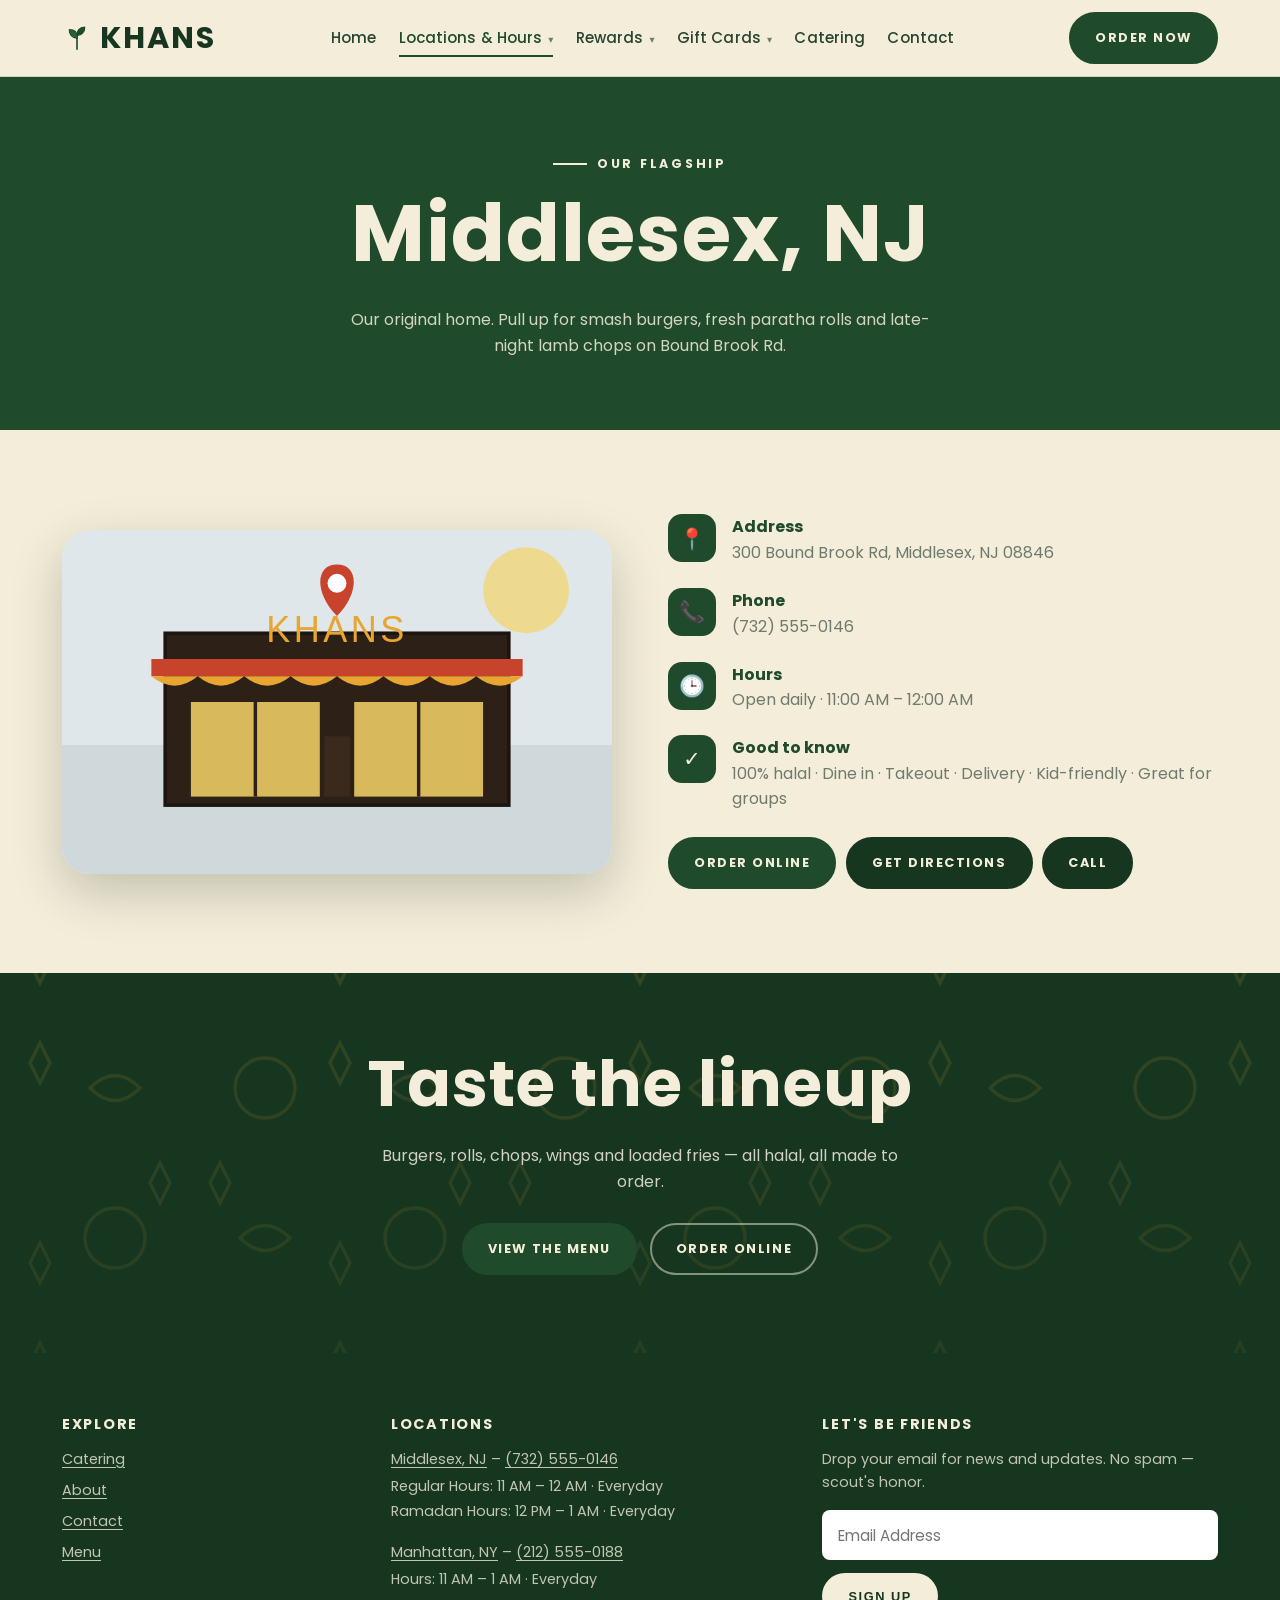
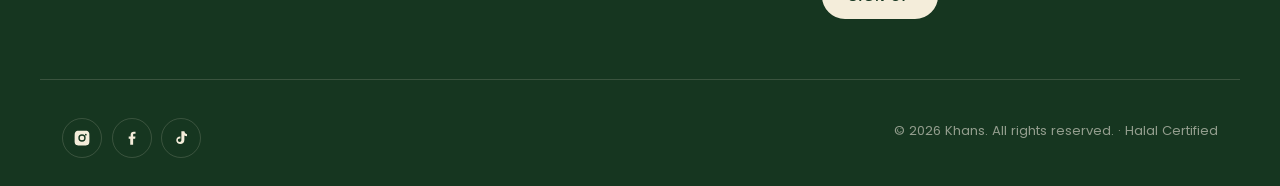
<file: middlesex.html>
<!DOCTYPE html>
<html lang="en">
<head>
  <meta charset="UTF-8" />
  <meta name="viewport" content="width=device-width, initial-scale=1.0" />
  <title>Middlesex, NJ — Khans | Halal Restaurant</title>
  <meta name="description" content="Khans Middlesex — 300 Bound Brook Rd, Middlesex, NJ 08846. Halal Pakistani-American fusion. Dine in, takeout & delivery. Open daily until midnight." />
  <link rel="icon" href="assets/img/favicon.svg" type="image/svg+xml" />
  <link rel="preconnect" href="https://fonts.googleapis.com" />
  <link rel="preconnect" href="https://fonts.gstatic.com" crossorigin />
  <link href="https://fonts.googleapis.com/css2?family=Poppins:wght@400;500;600;700;800&display=swap" rel="stylesheet" />
  <script>document.documentElement.classList.add("js");</script>
  <link rel="stylesheet" href="assets/css/styles.css" />
</head>
<body>

  <header class="site-header">
    <nav class="nav container">
      <a class="brand" href="index.html">
        <img src="assets/img/sprig.svg" alt="" aria-hidden="true" />
        <span class="brand-word">KHANS</span>
      </a>
      <button class="nav-toggle" aria-label="Toggle menu" aria-expanded="false"><span></span><span></span><span></span></button>
      <ul class="nav-links">
        <li><a href="index.html">Home</a></li>
        <li class="has-dropdown">
          <a href="#" aria-haspopup="true" aria-current="page">Locations &amp; Hours <i class="caret">&#9662;</i></a>
          <ul class="dropdown">
            <li><a href="middlesex.html">Middlesex, NJ <small>300 Bound Brook Rd</small></a></li>
            <li><a href="manhattan.html">Manhattan, NY <small>215 W 38th St</small></a></li>
          </ul>
        </li>
        <li class="has-dropdown">
          <a href="rewards.html" aria-haspopup="true">Rewards <i class="caret">&#9662;</i></a>
          <ul class="dropdown">
            <li><a href="rewards.html">Join Khans Rewards</a></li>
            <li><a href="rewards.html#signin">Sign In</a></li>
          </ul>
        </li>
        <li class="has-dropdown">
          <a href="gift-cards.html" aria-haspopup="true">Gift Cards <i class="caret">&#9662;</i></a>
          <ul class="dropdown">
            <li><a href="gift-cards.html">Buy a Gift Card</a></li>
            <li><a href="gift-cards.html#balance">Check Balance</a></li>
          </ul>
        </li>
        <li><a href="catering.html">Catering</a></li>
        <li><a href="contact.html">Contact</a></li>
      </ul>
      <div class="nav-cta"><a class="btn btn--primary" href="order.html">Order Now</a></div>
    </nav>
  </header>

  <section class="menu-hero">
    <div class="container">
      <span class="hero__eyebrow" style="justify-content:center">Our Flagship</span>
      <h1>Middlesex, NJ</h1>
      <p>Our original home. Pull up for smash burgers, fresh paratha rolls and late-night lamb chops on Bound Brook Rd.</p>
    </div>
  </section>

  <section class="section">
    <div class="container split">
      <div class="split__art reveal">
        <img src="assets/img/loc-middlesex.svg" alt="Khans Middlesex storefront" />
      </div>
      <div class="split__copy reveal">
        <div class="info-block">
          <div class="row"><span class="ic">📍</span><div><b>Address</b><span>300 Bound Brook Rd, Middlesex, NJ 08846</span></div></div>
          <div class="row"><span class="ic">📞</span><div><b>Phone</b><a href="tel:+17325550146">(732) 555-0146</a></div></div>
          <div class="row"><span class="ic">🕒</span><div><b>Hours</b><span>Open daily · 11:00 AM – 12:00 AM</span></div></div>
          <div class="row"><span class="ic">✓</span><div><b>Good to know</b><span>100% halal · Dine in · Takeout · Delivery · Kid-friendly · Great for groups</span></div></div>
        </div>
        <div class="loc-card__actions" style="margin-top:1.6rem">
          <a class="btn btn--red" href="order.html">Order Online</a>
          <a class="btn btn--dark" target="_blank" rel="noopener" href="https://www.google.com/maps/search/?api=1&query=300+Bound+Brook+Rd+Middlesex+NJ+08846">Get Directions</a>
          <a class="btn btn--dark" href="tel:+17325550146">Call</a>
        </div>
      </div>
    </div>
  </section>

  <section class="cta-band">
    <div class="container reveal">
      <h2>Taste the lineup</h2>
      <p>Burgers, rolls, chops, wings and loaded fries — all halal, all made to order.</p>
      <div class="hero__cta"><a class="btn btn--red" href="menu.html">View the Menu</a><a class="btn btn--ghost" href="order.html">Order Online</a></div>
    </div>
  </section>

  <footer class="site-footer">
    <div class="container footer-grid">
      <div>
        <h4>Explore</h4>
        <ul>
          <li><a href="catering.html">Catering</a></li>
          <li><a href="index.html#about">About</a></li>
          <li><a href="contact.html">Contact</a></li>
          <li><a href="menu.html">Menu</a></li>
        </ul>
      </div>
      <div>
        <h4>Locations</h4>
        <p class="loc-line"><a href="middlesex.html">Middlesex, NJ</a> &ndash; <a href="tel:+17325550146">(732) 555-0146</a></p>
        <p class="loc-sub">Regular Hours: 11 AM &ndash; 12 AM &middot; Everyday</p>
        <p class="loc-sub">Ramadan Hours: 12 PM &ndash; 1 AM &middot; Everyday</p>
        <p class="loc-line" style="margin-top:1.1rem"><a href="manhattan.html">Manhattan, NY</a> &ndash; <a href="tel:+12125550188">(212) 555-0188</a></p>
        <p class="loc-sub">Hours: 11 AM &ndash; 1 AM &middot; Everyday</p>
      </div>
      <div>
        <h4>Let's Be Friends</h4>
        <p>Drop your email for news and updates. No spam &mdash; scout's honor.</p>
        <form class="newsletter" data-demo>
          <input type="email" name="email" placeholder="Email Address" aria-label="Email Address" required />
          <button class="btn btn--light" type="submit">Sign Up</button>
          <p class="form-status form-note" style="color:var(--cream);margin-top:.6rem"></p>
        </form>
      </div>
    </div>
    <div class="container footer-bottom">
      <div class="socials">
        <a href="#" aria-label="Instagram"><svg viewBox="0 0 24 24" fill="currentColor"><path d="M12 2.2c3.2 0 3.6 0 4.9.07 1.2.05 1.8.25 2.2.42.6.2 1 .5 1.4.9.4.4.7.8.9 1.4.17.4.37 1 .42 2.2.06 1.3.07 1.7.07 4.9s0 3.6-.07 4.9c-.05 1.2-.25 1.8-.42 2.2-.2.6-.5 1-.9 1.4-.4.4-.8.7-1.4.9-.4.17-1 .37-2.2.42-1.3.06-1.7.07-4.9.07s-3.6 0-4.9-.07c-1.2-.05-1.8-.25-2.2-.42-.6-.2-1-.5-1.4-.9-.4-.4-.7-.8-.9-1.4-.17-.4-.37-1-.42-2.2C2.2 15.6 2.2 15.2 2.2 12s0-3.6.07-4.9c.05-1.2.25-1.8.42-2.2.2-.6.5-1 .9-1.4.4-.4.8-.7 1.4-.9.4-.17 1-.37 2.2-.42C8.4 2.2 8.8 2.2 12 2.2Zm0 4.9a4.9 4.9 0 1 0 0 9.8 4.9 4.9 0 0 0 0-9.8Zm0 1.8a3.1 3.1 0 1 1 0 6.2 3.1 3.1 0 0 1 0-6.2Zm5.1-2.5a1.15 1.15 0 1 0 0 2.3 1.15 1.15 0 0 0 0-2.3Z"/></svg></a>
        <a href="#" aria-label="Facebook"><svg viewBox="0 0 24 24" fill="currentColor"><path d="M13.5 21v-8h2.7l.4-3.1h-3.1V7.9c0-.9.25-1.5 1.55-1.5h1.65V3.6c-.3 0-1.3-.1-2.45-.1-2.4 0-4.05 1.45-4.05 4.15v2.25H7.6V13h2.05v8h3.85Z"/></svg></a>
        <a href="#" aria-label="TikTok"><svg viewBox="0 0 24 24" fill="currentColor"><path d="M16.5 3c.3 2 1.5 3.6 3.5 3.9v2.8c-1.3 0-2.5-.4-3.5-1v5.9c0 3.2-2.4 5.4-5.4 5.4S5.7 17.8 5.7 14.9c0-2.9 2.4-5.2 5.5-5l0 2.9c-.4-.1-.8-.2-1.2-.1-1.3.1-2.3 1.1-2.2 2.4.1 1.3 1.1 2.2 2.4 2.2 1.4 0 2.3-1 2.3-2.6V3h3Z"/></svg></a>
      </div>
      <span>&copy; <span data-year>2026</span> Khans. All rights reserved. &middot; Halal Certified</span>
    </div>
  </footer>

  <script src="assets/js/main.js"></script>
</body>
</html>
</file>
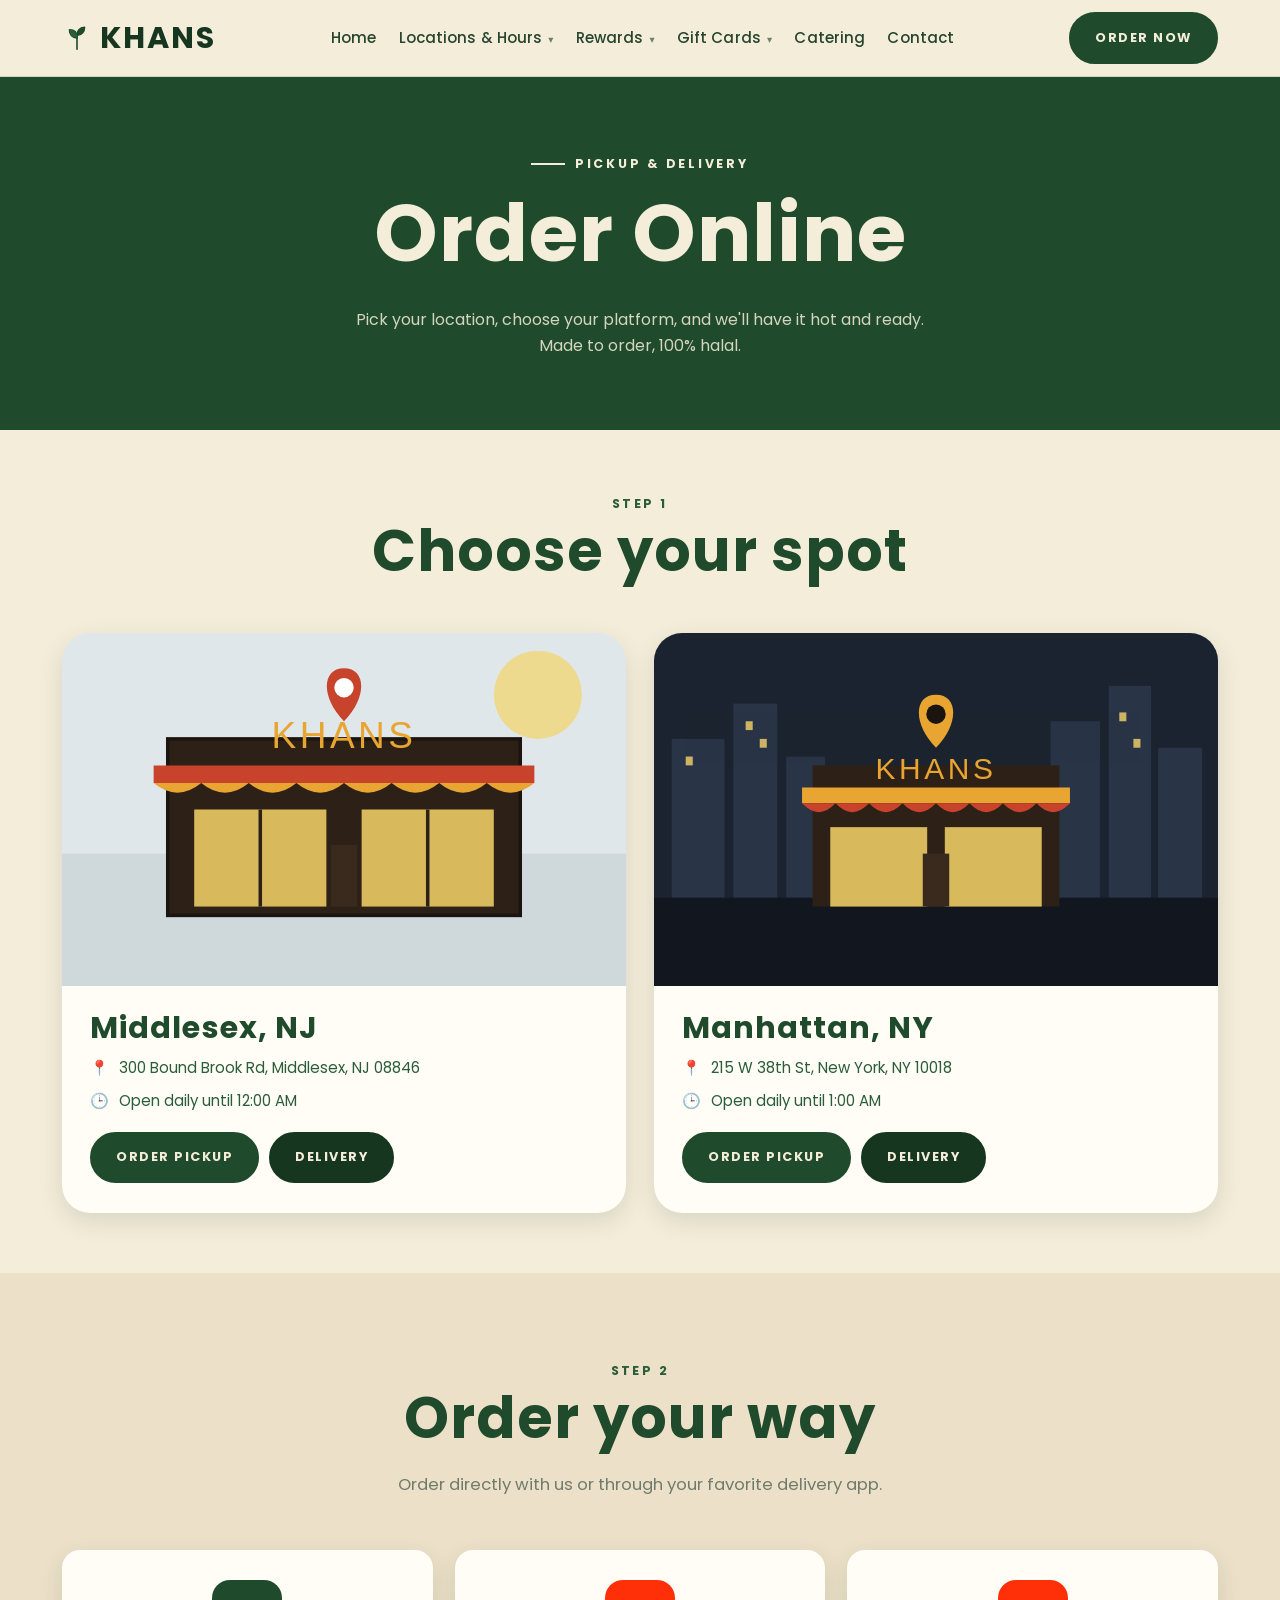
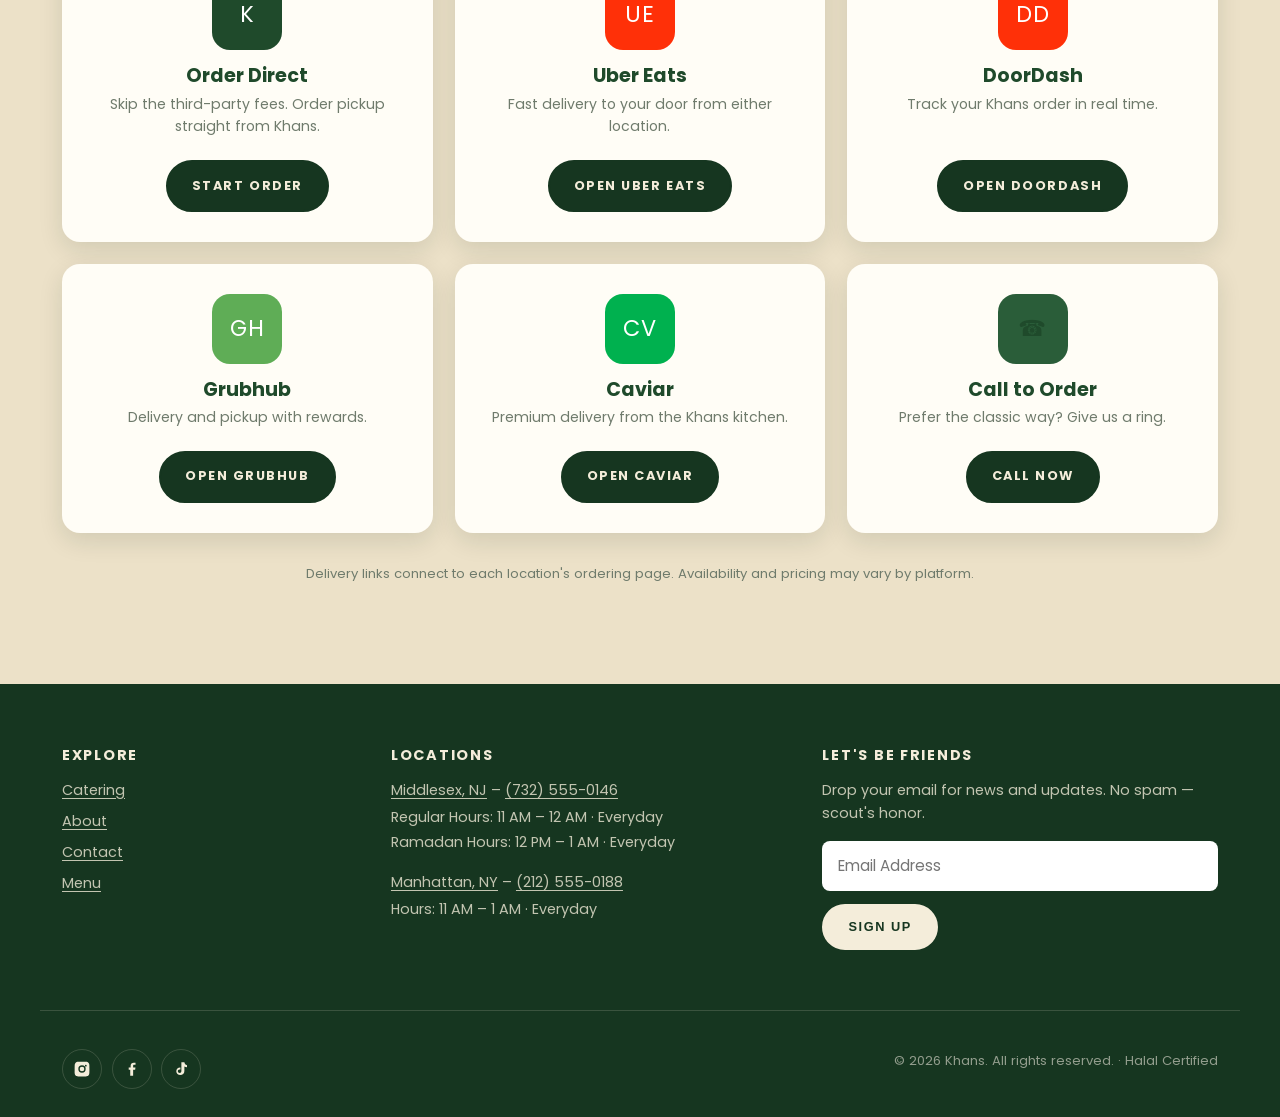
<file: order.html>
<!DOCTYPE html>
<html lang="en">
<head>
  <meta charset="UTF-8" />
  <meta name="viewport" content="width=device-width, initial-scale=1.0" />
  <title>Order Online — Khans | Pickup & Delivery</title>
  <meta name="description" content="Order Khans online for pickup or delivery from our Middlesex and Manhattan locations. Halal Pakistani-American fusion, made to order." />
  <link rel="icon" href="assets/img/favicon.svg" type="image/svg+xml" />
  <link rel="preconnect" href="https://fonts.googleapis.com" />
  <link rel="preconnect" href="https://fonts.gstatic.com" crossorigin />
  <link href="https://fonts.googleapis.com/css2?family=Poppins:wght@400;500;600;700;800&display=swap" rel="stylesheet" />
  <script>document.documentElement.classList.add("js");</script>
  <link rel="stylesheet" href="assets/css/styles.css" />
</head>
<body>

  <header class="site-header">
    <nav class="nav container">
      <a class="brand" href="index.html">
        <img src="assets/img/sprig.svg" alt="" aria-hidden="true" />
        <span class="brand-word">KHANS</span>
      </a>
      <button class="nav-toggle" aria-label="Toggle menu" aria-expanded="false"><span></span><span></span><span></span></button>
      <ul class="nav-links">
        <li><a href="index.html">Home</a></li>
        <li class="has-dropdown">
          <a href="#" aria-haspopup="true">Locations &amp; Hours <i class="caret">&#9662;</i></a>
          <ul class="dropdown">
            <li><a href="middlesex.html">Middlesex, NJ <small>300 Bound Brook Rd</small></a></li>
            <li><a href="manhattan.html">Manhattan, NY <small>215 W 38th St</small></a></li>
          </ul>
        </li>
        <li class="has-dropdown">
          <a href="rewards.html" aria-haspopup="true">Rewards <i class="caret">&#9662;</i></a>
          <ul class="dropdown">
            <li><a href="rewards.html">Join Khans Rewards</a></li>
            <li><a href="rewards.html#signin">Sign In</a></li>
          </ul>
        </li>
        <li class="has-dropdown">
          <a href="gift-cards.html" aria-haspopup="true">Gift Cards <i class="caret">&#9662;</i></a>
          <ul class="dropdown">
            <li><a href="gift-cards.html">Buy a Gift Card</a></li>
            <li><a href="gift-cards.html#balance">Check Balance</a></li>
          </ul>
        </li>
        <li><a href="catering.html">Catering</a></li>
        <li><a href="contact.html">Contact</a></li>
      </ul>
      <div class="nav-cta"><a class="btn btn--primary" href="order.html">Order Now</a></div>
    </nav>
  </header>

  <section class="menu-hero">
    <div class="container">
      <span class="hero__eyebrow" style="justify-content:center">Pickup &amp; Delivery</span>
      <h1>Order Online</h1>
      <p>Pick your location, choose your platform, and we'll have it hot and ready. Made to order, 100% halal.</p>
    </div>
  </section>

  <!-- Choose location -->
  <section class="section section--tight">
    <div class="container">
      <div class="section-head reveal">
        <span class="kicker">Step 1</span>
        <h2>Choose your spot</h2>
      </div>
      <div class="loc-cards">
        <article class="loc-card reveal">
          <div class="loc-card__img"><img src="assets/img/loc-middlesex.svg" alt="Khans Middlesex" /></div>
          <div class="loc-card__body">
            <h3>Middlesex, NJ</h3>
            <div class="loc-card__row"><span class="ic">📍</span><span>300 Bound Brook Rd, Middlesex, NJ 08846</span></div>
            <div class="loc-card__row"><span class="ic">🕒</span><span>Open daily until 12:00 AM</span></div>
            <div class="loc-card__actions">
              <a class="btn btn--red" href="#platforms">Order Pickup</a>
              <a class="btn btn--dark" href="#platforms">Delivery</a>
            </div>
          </div>
        </article>
        <article class="loc-card reveal">
          <div class="loc-card__img"><img src="assets/img/loc-manhattan.svg" alt="Khans Manhattan" /></div>
          <div class="loc-card__body">
            <h3>Manhattan, NY</h3>
            <div class="loc-card__row"><span class="ic">📍</span><span>215 W 38th St, New York, NY 10018</span></div>
            <div class="loc-card__row"><span class="ic">🕒</span><span>Open daily until 1:00 AM</span></div>
            <div class="loc-card__actions">
              <a class="btn btn--red" href="#platforms">Order Pickup</a>
              <a class="btn btn--dark" href="#platforms">Delivery</a>
            </div>
          </div>
        </article>
      </div>
    </div>
  </section>

  <!-- Platforms -->
  <section class="section section--cream2" id="platforms">
    <div class="container">
      <div class="section-head reveal">
        <span class="kicker">Step 2</span>
        <h2>Order your way</h2>
        <p>Order directly with us or through your favorite delivery app.</p>
      </div>
      <div class="order-grid">
        <a class="order-card reveal" href="#">
          <span class="logo" style="background:var(--ink)">K</span>
          <h3>Order Direct</h3>
          <p>Skip the third-party fees. Order pickup straight from Khans.</p>
          <span class="btn btn--dark" style="margin-top:1rem">Start Order</span>
        </a>
        <a class="order-card reveal" href="#">
          <span class="logo" style="background:#ff3008">UE</span>
          <h3>Uber Eats</h3>
          <p>Fast delivery to your door from either location.</p>
          <span class="btn btn--dark" style="margin-top:1rem">Open Uber Eats</span>
        </a>
        <a class="order-card reveal" href="#">
          <span class="logo" style="background:#ff3008">DD</span>
          <h3>DoorDash</h3>
          <p>Track your Khans order in real time.</p>
          <span class="btn btn--dark" style="margin-top:1rem">Open DoorDash</span>
        </a>
        <a class="order-card reveal" href="#">
          <span class="logo" style="background:#5fad56">GH</span>
          <h3>Grubhub</h3>
          <p>Delivery and pickup with rewards.</p>
          <span class="btn btn--dark" style="margin-top:1rem">Open Grubhub</span>
        </a>
        <a class="order-card reveal" href="#">
          <span class="logo" style="background:#00b14f">CV</span>
          <h3>Caviar</h3>
          <p>Premium delivery from the Khans kitchen.</p>
          <span class="btn btn--dark" style="margin-top:1rem">Open Caviar</span>
        </a>
        <a class="order-card reveal" href="tel:+17325550146">
          <span class="logo" style="background:var(--gold);color:var(--ink)">☎</span>
          <h3>Call to Order</h3>
          <p>Prefer the classic way? Give us a ring.</p>
          <span class="btn btn--dark" style="margin-top:1rem">Call Now</span>
        </a>
      </div>
      <p class="form-note" style="text-align:center;margin-top:30px">Delivery links connect to each location's ordering page. Availability and pricing may vary by platform.</p>
    </div>
  </section>

  <footer class="site-footer">
    <div class="container footer-grid">
      <div>
        <h4>Explore</h4>
        <ul>
          <li><a href="catering.html">Catering</a></li>
          <li><a href="index.html#about">About</a></li>
          <li><a href="contact.html">Contact</a></li>
          <li><a href="menu.html">Menu</a></li>
        </ul>
      </div>
      <div>
        <h4>Locations</h4>
        <p class="loc-line"><a href="middlesex.html">Middlesex, NJ</a> &ndash; <a href="tel:+17325550146">(732) 555-0146</a></p>
        <p class="loc-sub">Regular Hours: 11 AM &ndash; 12 AM &middot; Everyday</p>
        <p class="loc-sub">Ramadan Hours: 12 PM &ndash; 1 AM &middot; Everyday</p>
        <p class="loc-line" style="margin-top:1.1rem"><a href="manhattan.html">Manhattan, NY</a> &ndash; <a href="tel:+12125550188">(212) 555-0188</a></p>
        <p class="loc-sub">Hours: 11 AM &ndash; 1 AM &middot; Everyday</p>
      </div>
      <div>
        <h4>Let's Be Friends</h4>
        <p>Drop your email for news and updates. No spam &mdash; scout's honor.</p>
        <form class="newsletter" data-demo>
          <input type="email" name="email" placeholder="Email Address" aria-label="Email Address" required />
          <button class="btn btn--light" type="submit">Sign Up</button>
          <p class="form-status form-note" style="color:var(--cream);margin-top:.6rem"></p>
        </form>
      </div>
    </div>
    <div class="container footer-bottom">
      <div class="socials">
        <a href="#" aria-label="Instagram"><svg viewBox="0 0 24 24" fill="currentColor"><path d="M12 2.2c3.2 0 3.6 0 4.9.07 1.2.05 1.8.25 2.2.42.6.2 1 .5 1.4.9.4.4.7.8.9 1.4.17.4.37 1 .42 2.2.06 1.3.07 1.7.07 4.9s0 3.6-.07 4.9c-.05 1.2-.25 1.8-.42 2.2-.2.6-.5 1-.9 1.4-.4.4-.8.7-1.4.9-.4.17-1 .37-2.2.42-1.3.06-1.7.07-4.9.07s-3.6 0-4.9-.07c-1.2-.05-1.8-.25-2.2-.42-.6-.2-1-.5-1.4-.9-.4-.4-.7-.8-.9-1.4-.17-.4-.37-1-.42-2.2C2.2 15.6 2.2 15.2 2.2 12s0-3.6.07-4.9c.05-1.2.25-1.8.42-2.2.2-.6.5-1 .9-1.4.4-.4.8-.7 1.4-.9.4-.17 1-.37 2.2-.42C8.4 2.2 8.8 2.2 12 2.2Zm0 4.9a4.9 4.9 0 1 0 0 9.8 4.9 4.9 0 0 0 0-9.8Zm0 1.8a3.1 3.1 0 1 1 0 6.2 3.1 3.1 0 0 1 0-6.2Zm5.1-2.5a1.15 1.15 0 1 0 0 2.3 1.15 1.15 0 0 0 0-2.3Z"/></svg></a>
        <a href="#" aria-label="Facebook"><svg viewBox="0 0 24 24" fill="currentColor"><path d="M13.5 21v-8h2.7l.4-3.1h-3.1V7.9c0-.9.25-1.5 1.55-1.5h1.65V3.6c-.3 0-1.3-.1-2.45-.1-2.4 0-4.05 1.45-4.05 4.15v2.25H7.6V13h2.05v8h3.85Z"/></svg></a>
        <a href="#" aria-label="TikTok"><svg viewBox="0 0 24 24" fill="currentColor"><path d="M16.5 3c.3 2 1.5 3.6 3.5 3.9v2.8c-1.3 0-2.5-.4-3.5-1v5.9c0 3.2-2.4 5.4-5.4 5.4S5.7 17.8 5.7 14.9c0-2.9 2.4-5.2 5.5-5l0 2.9c-.4-.1-.8-.2-1.2-.1-1.3.1-2.3 1.1-2.2 2.4.1 1.3 1.1 2.2 2.4 2.2 1.4 0 2.3-1 2.3-2.6V3h3Z"/></svg></a>
      </div>
      <span>&copy; <span data-year>2026</span> Khans. All rights reserved. &middot; Halal Certified</span>
    </div>
  </footer>

  <script src="assets/js/main.js"></script>
</body>
</html>
</file>
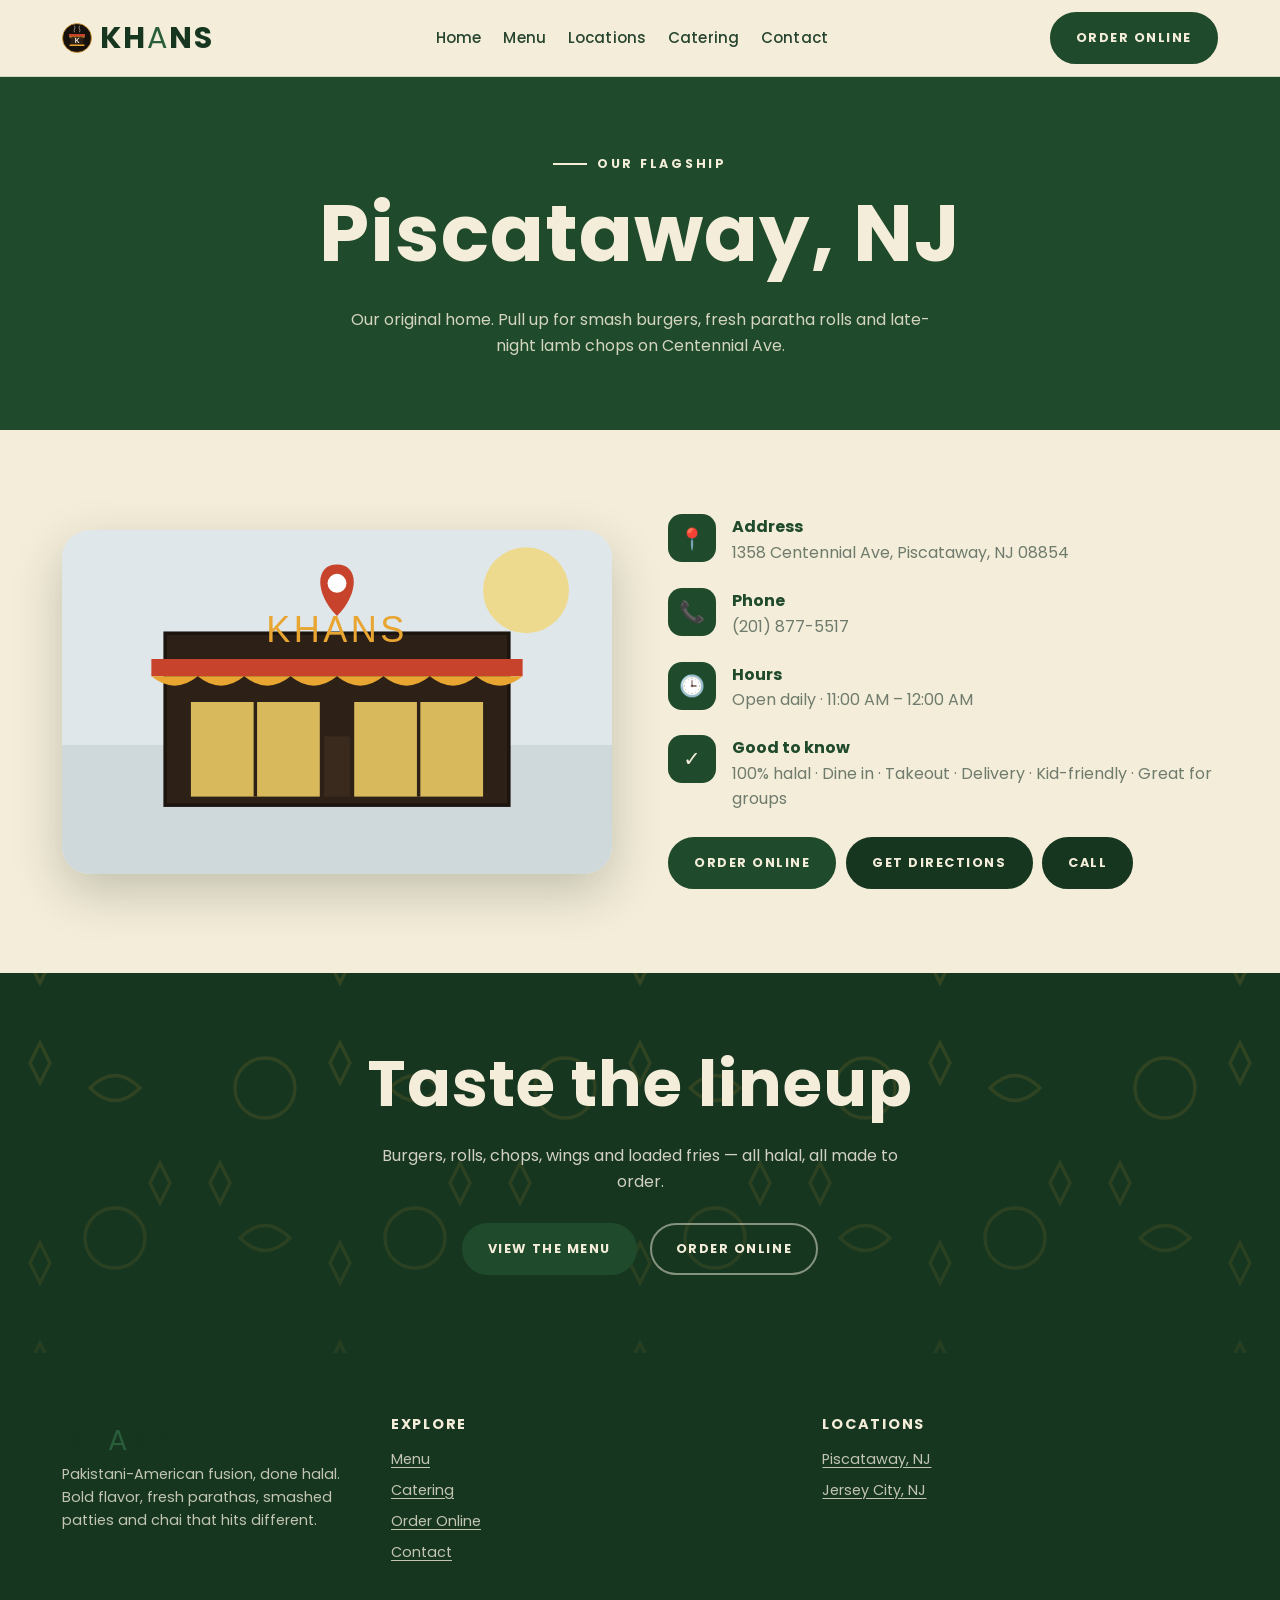
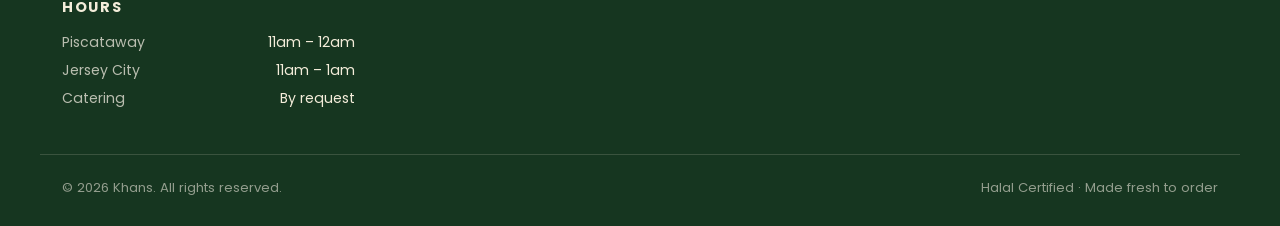
<file: piscataway.html>
<!DOCTYPE html>
<html lang="en">
<head>
  <meta charset="UTF-8" />
  <meta name="viewport" content="width=device-width, initial-scale=1.0" />
  <title>Piscataway, NJ — Khans | Halal Restaurant</title>
  <meta name="description" content="Khans Piscataway — 1358 Centennial Ave, Piscataway, NJ 08854. Halal Pakistani-American fusion. Dine in, takeout & delivery. Open daily until midnight." />
  <link rel="icon" href="assets/img/favicon.svg" type="image/svg+xml" />
  <link rel="preconnect" href="https://fonts.googleapis.com" />
  <link rel="preconnect" href="https://fonts.gstatic.com" crossorigin />
  <link href="https://fonts.googleapis.com/css2?family=Bebas+Neue&family=Poppins:wght@400;500;600;700&display=swap" rel="stylesheet" />
  <script>document.documentElement.classList.add("js");</script>
  <link rel="stylesheet" href="assets/css/styles.css" />
</head>
<body>

  <header class="site-header">
    <nav class="nav container">
      <a class="brand" href="index.html">
        <img src="assets/img/logo.svg" alt="Khans logo" />
        <span class="brand-word">KH<b>A</b>NS</span>
      </a>
      <button class="nav-toggle" aria-label="Toggle menu" aria-expanded="false"><span></span><span></span><span></span></button>
      <ul class="nav-links">
        <li><a href="index.html">Home</a></li>
        <li><a href="menu.html">Menu</a></li>
        <li class="has-dropdown">
          <a href="#" aria-haspopup="true">Locations</a>
          <ul class="dropdown">
            <li><a href="piscataway.html">Piscataway, NJ <small>1358 Centennial Ave</small></a></li>
            <li><a href="jersey-city.html">Jersey City, NJ <small>60 Sip Ave</small></a></li>
          </ul>
        </li>
        <li><a href="catering.html">Catering</a></li>
        <li><a href="contact.html">Contact</a></li>
      </ul>
      <div class="nav-cta"><a class="btn btn--red" href="order.html">Order Online</a></div>
    </nav>
  </header>

  <section class="menu-hero">
    <div class="container">
      <span class="hero__eyebrow" style="justify-content:center">Our Flagship</span>
      <h1>Piscataway, NJ</h1>
      <p>Our original home. Pull up for smash burgers, fresh paratha rolls and late-night lamb chops on Centennial Ave.</p>
    </div>
  </section>

  <section class="section">
    <div class="container split">
      <div class="split__art reveal">
        <img src="assets/img/loc-piscataway.svg" alt="Khans Piscataway storefront" />
      </div>
      <div class="split__copy reveal">
        <div class="info-block">
          <div class="row"><span class="ic">📍</span><div><b>Address</b><span>1358 Centennial Ave, Piscataway, NJ 08854</span></div></div>
          <div class="row"><span class="ic">📞</span><div><b>Phone</b><a href="tel:+12018775517">(201) 877-5517</a></div></div>
          <div class="row"><span class="ic">🕒</span><div><b>Hours</b><span>Open daily · 11:00 AM – 12:00 AM</span></div></div>
          <div class="row"><span class="ic">✓</span><div><b>Good to know</b><span>100% halal · Dine in · Takeout · Delivery · Kid-friendly · Great for groups</span></div></div>
        </div>
        <div class="loc-card__actions" style="margin-top:1.6rem">
          <a class="btn btn--red" href="order.html">Order Online</a>
          <a class="btn btn--dark" target="_blank" rel="noopener" href="https://www.google.com/maps/search/?api=1&query=1358+Centennial+Ave+Piscataway+NJ+08854">Get Directions</a>
          <a class="btn btn--dark" href="tel:+12018775517">Call</a>
        </div>
      </div>
    </div>
  </section>

  <section class="cta-band">
    <div class="container reveal">
      <h2>Taste the lineup</h2>
      <p>Burgers, rolls, chops, wings and loaded fries — all halal, all made to order.</p>
      <div class="hero__cta"><a class="btn btn--red" href="menu.html">View the Menu</a><a class="btn btn--ghost" href="order.html">Order Online</a></div>
    </div>
  </section>

  <footer class="site-footer">
    <div class="container footer-grid">
      <div class="footer-brand">
        <span class="brand-word">KH<b>A</b>NS</span>
        <p>Pakistani-American fusion, done halal. Bold flavor, fresh parathas, smashed patties and chai that hits different.</p>
      </div>
      <div><h4>Explore</h4><ul><li><a href="menu.html">Menu</a></li><li><a href="catering.html">Catering</a></li><li><a href="order.html">Order Online</a></li><li><a href="contact.html">Contact</a></li></ul></div>
      <div><h4>Locations</h4><ul><li><a href="piscataway.html">Piscataway, NJ</a></li><li><a href="jersey-city.html">Jersey City, NJ</a></li></ul></div>
      <div><h4>Hours</h4><div class="hours-list"><div class="h"><span>Piscataway</span><span>11am – 12am</span></div><div class="h"><span>Jersey City</span><span>11am – 1am</span></div><div class="h"><span>Catering</span><span>By request</span></div></div></div>
    </div>
    <div class="container footer-bottom">
      <span>&copy; <span data-year>2026</span> Khans. All rights reserved.</span>
      <span>Halal Certified · Made fresh to order</span>
    </div>
  </footer>

  <script src="assets/js/main.js"></script>
</body>
</html>
</file>
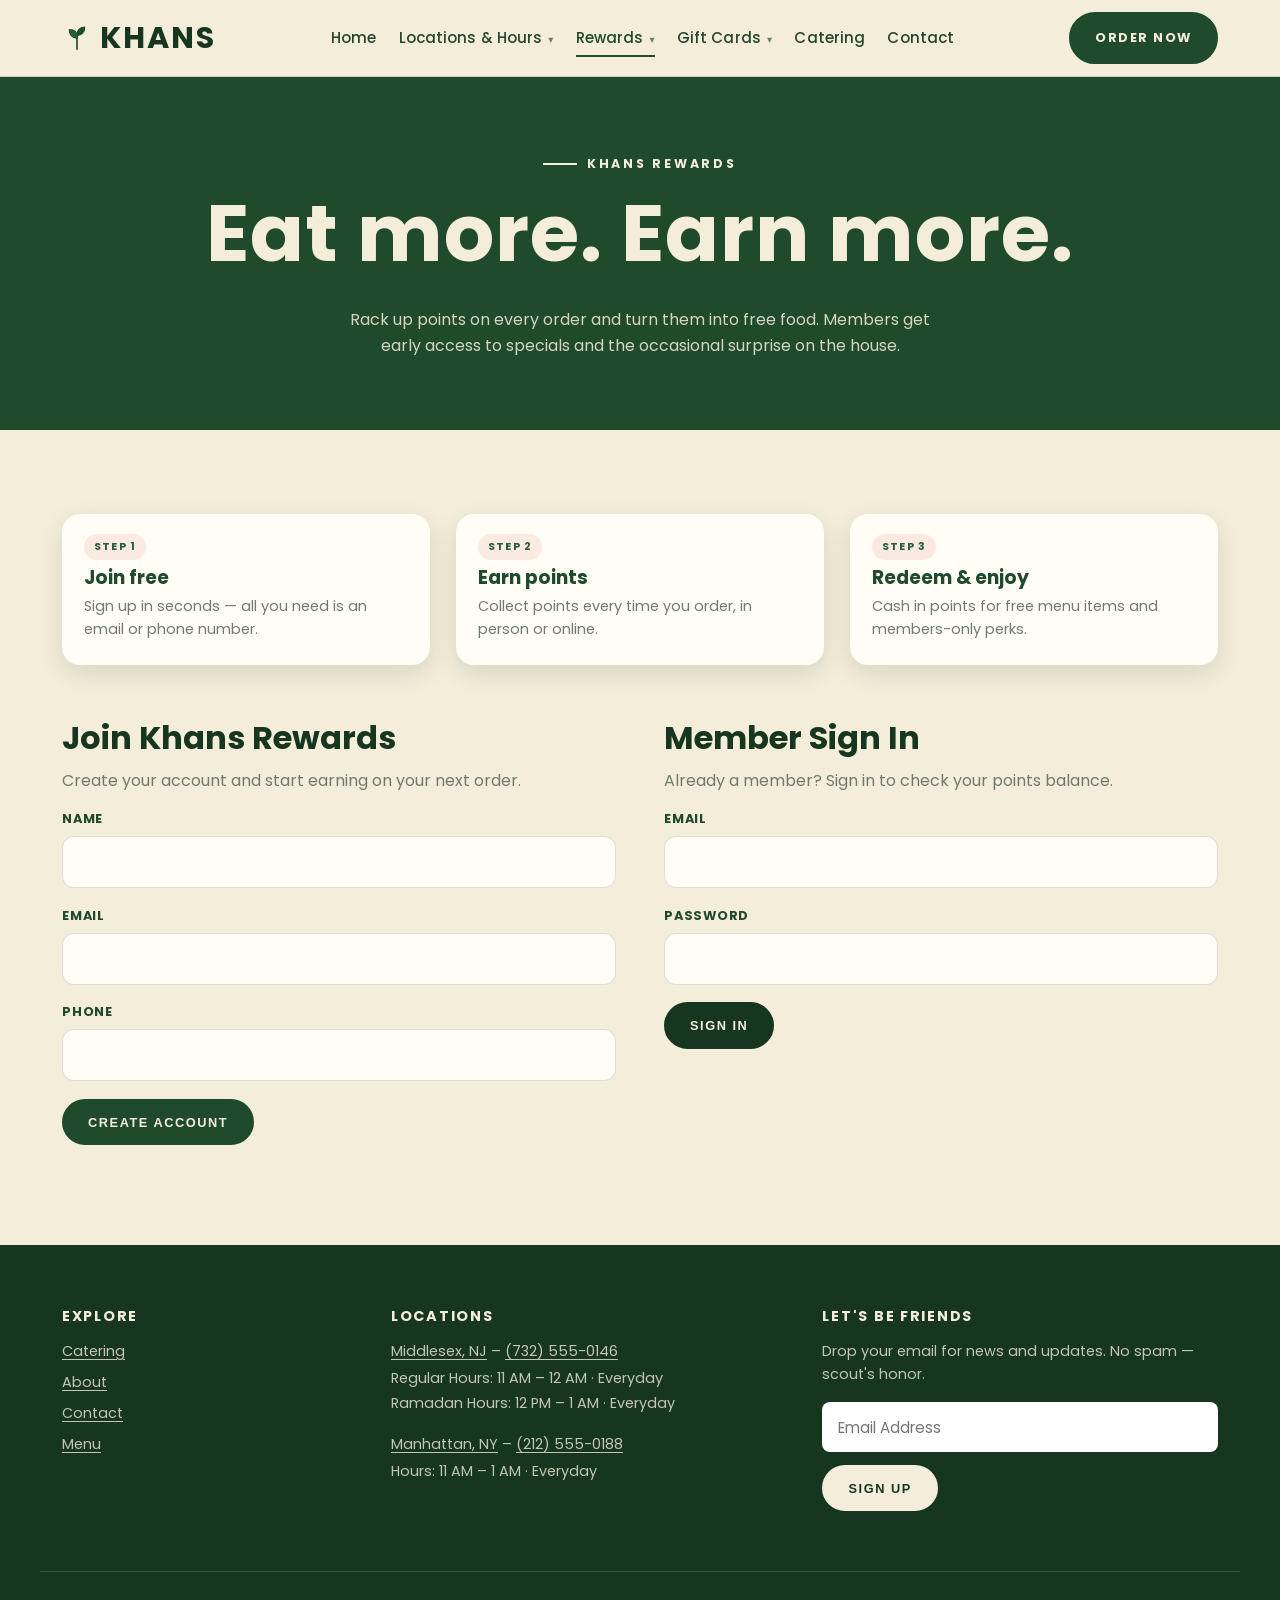
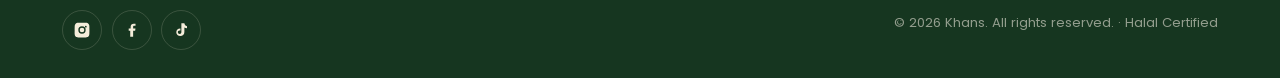
<file: rewards.html>
<!DOCTYPE html>
<html lang="en">
<head>
  <meta charset="UTF-8" />
  <meta name="viewport" content="width=device-width, initial-scale=1.0" />
  <title>Rewards — Khans | Earn on Every Order</title>
  <meta name="description" content="Join Khans Rewards and earn points on every order, redeemable for free food and members-only perks at our Middlesex, NJ and Manhattan, NY locations." />
  <link rel="icon" href="assets/img/favicon.svg" type="image/svg+xml" />
  <link rel="preconnect" href="https://fonts.googleapis.com" />
  <link rel="preconnect" href="https://fonts.gstatic.com" crossorigin />
  <link href="https://fonts.googleapis.com/css2?family=Poppins:wght@400;500;600;700;800&display=swap" rel="stylesheet" />
  <script>document.documentElement.classList.add("js");</script>
  <link rel="stylesheet" href="assets/css/styles.css" />
</head>
<body>

  <header class="site-header">
    <nav class="nav container">
      <a class="brand" href="index.html">
        <img src="assets/img/sprig.svg" alt="" aria-hidden="true" />
        <span class="brand-word">KHANS</span>
      </a>
      <button class="nav-toggle" aria-label="Toggle menu" aria-expanded="false"><span></span><span></span><span></span></button>
      <ul class="nav-links">
        <li><a href="index.html">Home</a></li>
        <li class="has-dropdown">
          <a href="#" aria-haspopup="true">Locations &amp; Hours <i class="caret">&#9662;</i></a>
          <ul class="dropdown">
            <li><a href="middlesex.html">Middlesex, NJ <small>300 Bound Brook Rd</small></a></li>
            <li><a href="manhattan.html">Manhattan, NY <small>215 W 38th St</small></a></li>
          </ul>
        </li>
        <li class="has-dropdown">
          <a href="rewards.html" aria-haspopup="true" aria-current="page">Rewards <i class="caret">&#9662;</i></a>
          <ul class="dropdown">
            <li><a href="rewards.html">Join Khans Rewards</a></li>
            <li><a href="rewards.html#signin">Sign In</a></li>
          </ul>
        </li>
        <li class="has-dropdown">
          <a href="gift-cards.html" aria-haspopup="true">Gift Cards <i class="caret">&#9662;</i></a>
          <ul class="dropdown">
            <li><a href="gift-cards.html">Buy a Gift Card</a></li>
            <li><a href="gift-cards.html#balance">Check Balance</a></li>
          </ul>
        </li>
        <li><a href="catering.html">Catering</a></li>
        <li><a href="contact.html">Contact</a></li>
      </ul>
      <div class="nav-cta"><a class="btn btn--primary" href="order.html">Order Now</a></div>
    </nav>
  </header>

  <section class="menu-hero">
    <div class="container">
      <span class="hero__eyebrow" style="justify-content:center">Khans Rewards</span>
      <h1>Eat more. Earn more.</h1>
      <p>Rack up points on every order and turn them into free food. Members get early access to specials and the occasional surprise on the house.</p>
    </div>
  </section>

  <section class="section">
    <div class="container">
      <div class="cards">
        <article class="card">
          <div class="card__body">
            <span class="card__tag">Step 1</span>
            <h3>Join free</h3>
            <p>Sign up in seconds — all you need is an email or phone number.</p>
          </div>
        </article>
        <article class="card">
          <div class="card__body">
            <span class="card__tag">Step 2</span>
            <h3>Earn points</h3>
            <p>Collect points every time you order, in person or online.</p>
          </div>
        </article>
        <article class="card">
          <div class="card__body">
            <span class="card__tag">Step 3</span>
            <h3>Redeem &amp; enjoy</h3>
            <p>Cash in points for free menu items and members-only perks.</p>
          </div>
        </article>
      </div>

      <div class="contact-grid" id="signin" style="margin-top:56px">
        <div>
          <h2 style="font-size:2rem;color:var(--green-deep)">Join Khans Rewards</h2>
          <p style="color:var(--muted)">Create your account and start earning on your next order.</p>
          <form data-demo>
            <div class="field"><label for="rn">Name</label><input id="rn" name="name" type="text" required /></div>
            <div class="field"><label for="re">Email</label><input id="re" name="email" type="email" required /></div>
            <div class="field"><label for="rp">Phone</label><input id="rp" name="phone" type="tel" /></div>
            <button class="btn btn--primary" type="submit">Create Account</button>
            <p class="form-status form-note" style="margin-top:1rem"></p>
          </form>
        </div>
        <div>
          <h2 style="font-size:2rem;color:var(--green-deep)">Member Sign In</h2>
          <p style="color:var(--muted)">Already a member? Sign in to check your points balance.</p>
          <form data-demo>
            <div class="field"><label for="se">Email</label><input id="se" name="email" type="email" required /></div>
            <div class="field"><label for="sp">Password</label><input id="sp" name="password" type="password" /></div>
            <button class="btn btn--dark" type="submit">Sign In</button>
            <p class="form-status form-note" style="margin-top:1rem"></p>
          </form>
        </div>
      </div>
    </div>
  </section>

  <footer class="site-footer">
    <div class="container footer-grid">
      <div>
        <h4>Explore</h4>
        <ul>
          <li><a href="catering.html">Catering</a></li>
          <li><a href="index.html#about">About</a></li>
          <li><a href="contact.html">Contact</a></li>
          <li><a href="menu.html">Menu</a></li>
        </ul>
      </div>
      <div>
        <h4>Locations</h4>
        <p class="loc-line"><a href="middlesex.html">Middlesex, NJ</a> &ndash; <a href="tel:+17325550146">(732) 555-0146</a></p>
        <p class="loc-sub">Regular Hours: 11 AM &ndash; 12 AM &middot; Everyday</p>
        <p class="loc-sub">Ramadan Hours: 12 PM &ndash; 1 AM &middot; Everyday</p>
        <p class="loc-line" style="margin-top:1.1rem"><a href="manhattan.html">Manhattan, NY</a> &ndash; <a href="tel:+12125550188">(212) 555-0188</a></p>
        <p class="loc-sub">Hours: 11 AM &ndash; 1 AM &middot; Everyday</p>
      </div>
      <div>
        <h4>Let's Be Friends</h4>
        <p>Drop your email for news and updates. No spam &mdash; scout's honor.</p>
        <form class="newsletter" data-demo>
          <input type="email" name="email" placeholder="Email Address" aria-label="Email Address" required />
          <button class="btn btn--light" type="submit">Sign Up</button>
          <p class="form-status form-note" style="color:var(--cream);margin-top:.6rem"></p>
        </form>
      </div>
    </div>
    <div class="container footer-bottom">
      <div class="socials">
        <a href="#" aria-label="Instagram"><svg viewBox="0 0 24 24" fill="currentColor"><path d="M12 2.2c3.2 0 3.6 0 4.9.07 1.2.05 1.8.25 2.2.42.6.2 1 .5 1.4.9.4.4.7.8.9 1.4.17.4.37 1 .42 2.2.06 1.3.07 1.7.07 4.9s0 3.6-.07 4.9c-.05 1.2-.25 1.8-.42 2.2-.2.6-.5 1-.9 1.4-.4.4-.8.7-1.4.9-.4.17-1 .37-2.2.42-1.3.06-1.7.07-4.9.07s-3.6 0-4.9-.07c-1.2-.05-1.8-.25-2.2-.42-.6-.2-1-.5-1.4-.9-.4-.4-.7-.8-.9-1.4-.17-.4-.37-1-.42-2.2C2.2 15.6 2.2 15.2 2.2 12s0-3.6.07-4.9c.05-1.2.25-1.8.42-2.2.2-.6.5-1 .9-1.4.4-.4.8-.7 1.4-.9.4-.17 1-.37 2.2-.42C8.4 2.2 8.8 2.2 12 2.2Zm0 4.9a4.9 4.9 0 1 0 0 9.8 4.9 4.9 0 0 0 0-9.8Zm0 1.8a3.1 3.1 0 1 1 0 6.2 3.1 3.1 0 0 1 0-6.2Zm5.1-2.5a1.15 1.15 0 1 0 0 2.3 1.15 1.15 0 0 0 0-2.3Z"/></svg></a>
        <a href="#" aria-label="Facebook"><svg viewBox="0 0 24 24" fill="currentColor"><path d="M13.5 21v-8h2.7l.4-3.1h-3.1V7.9c0-.9.25-1.5 1.55-1.5h1.65V3.6c-.3 0-1.3-.1-2.45-.1-2.4 0-4.05 1.45-4.05 4.15v2.25H7.6V13h2.05v8h3.85Z"/></svg></a>
        <a href="#" aria-label="TikTok"><svg viewBox="0 0 24 24" fill="currentColor"><path d="M16.5 3c.3 2 1.5 3.6 3.5 3.9v2.8c-1.3 0-2.5-.4-3.5-1v5.9c0 3.2-2.4 5.4-5.4 5.4S5.7 17.8 5.7 14.9c0-2.9 2.4-5.2 5.5-5l0 2.9c-.4-.1-.8-.2-1.2-.1-1.3.1-2.3 1.1-2.2 2.4.1 1.3 1.1 2.2 2.4 2.2 1.4 0 2.3-1 2.3-2.6V3h3Z"/></svg></a>
      </div>
      <span>&copy; <span data-year>2026</span> Khans. All rights reserved. &middot; Halal Certified</span>
    </div>
  </footer>

  <script src="assets/js/main.js"></script>
</body>
</html>
</file>
<file: assets/css/styles.css>
/* =========================================================
   KHANS — Pakistani-American Fusion (Halal)
   Global stylesheet
   ========================================================= */

:root {
  --ink: #1f4a2b;       /* forest green (primary dark sections) */
  --ink-2: #163620;     /* deeper green (footer) */
  --ink-3: #2a5d39;
  --cream: #f4edda;     /* warm cream background */
  --cream-2: #ece1c8;
  --paper: #fffdf6;
  --gold: #2a5d39;      /* accent on cream -> green */
  --gold-deep: #1f4a2b; /* prices / headings on cream */
  --chili: #2a5d39;     /* secondary accent -> green */
  --chili-deep: #163620;
  --green: #1f4a2b;
  --green-2: #2a5d39;
  --green-deep: #163620;
  --muted: #6f7b6c;     /* muted green-gray */
  --line: rgba(244, 237, 218, 0.16);
  --line-dark: rgba(31, 74, 43, 0.16);
  --shadow: 0 18px 50px rgba(20, 40, 25, 0.22);
  --shadow-sm: 0 8px 24px rgba(20, 40, 25, 0.12);
  --radius: 18px;
  --radius-lg: 28px;
  --maxw: 1200px;
  --display: "Poppins", system-ui, -apple-system, Segoe UI, Roboto, sans-serif;
  --body: "Poppins", "Inter", system-ui, -apple-system, Segoe UI, Roboto, sans-serif;
}

* { box-sizing: border-box; }

html { scroll-behavior: smooth; }

body {
  margin: 0;
  font-family: var(--body);
  color: var(--ink);
  background: var(--cream);
  line-height: 1.6;
  -webkit-font-smoothing: antialiased;
  text-rendering: optimizeLegibility;
  overflow-x: hidden;
}

img { max-width: 100%; display: block; }

a { color: inherit; text-decoration: none; }

h1, h2, h3, h4 { margin: 0 0 .4em; line-height: 1.04; }

p { margin: 0 0 1rem; }

.container {
  width: 100%;
  max-width: var(--maxw);
  margin-inline: auto;
  padding-inline: 22px;
}

.display {
  font-family: var(--display);
  font-weight: 400;
  letter-spacing: .5px;
  text-transform: uppercase;
}

.accent { color: var(--gold); }
.accent-red { color: var(--chili); }

/* ---------- Buttons ---------- */
.btn {
  --bg: var(--gold);
  --fg: var(--ink);
  display: inline-flex;
  align-items: center;
  gap: .55rem;
  padding: .85rem 1.5rem;
  background: var(--bg);
  color: var(--fg);
  border: 2px solid var(--bg);
  border-radius: 999px;
  font-weight: 700;
  font-size: .8rem;
  letter-spacing: .12em;
  text-transform: uppercase;
  cursor: pointer;
  transition: transform .18s ease, box-shadow .18s ease, background .18s ease, color .18s ease;
  white-space: nowrap;
}
.btn:hover { transform: translateY(-2px); box-shadow: 0 12px 26px rgba(232,165,49,.35); }
.btn--red { --bg: var(--chili); --fg: #fff; }
.btn--red:hover { box-shadow: 0 12px 26px rgba(200,67,43,.4); }
.btn--ghost {
  --bg: transparent; --fg: var(--cream);
  border-color: rgba(250,243,231,.4);
}
.btn--ghost:hover { background: var(--cream); color: var(--ink); border-color: var(--cream); box-shadow: none; }
.btn--dark { --bg: var(--ink); --fg: var(--cream); border-color: var(--ink); }

/* ---------- Header / Nav ---------- */
.site-header {
  position: sticky;
  top: 0;
  z-index: 60;
  background: rgba(23, 17, 13, 0.92);
  backdrop-filter: blur(10px);
  border-bottom: 1px solid var(--line);
}
.nav {
  display: flex;
  align-items: center;
  justify-content: space-between;
  height: 76px;
}
.brand {
  display: flex;
  align-items: center;
  gap: .6rem;
  color: var(--cream);
}
.brand img { height: 42px; width: auto; }
.brand .brand-word {
  font-family: var(--display);
  font-size: 1.9rem;
  letter-spacing: 2px;
  line-height: 1;
}
.brand .brand-word b { color: var(--gold); font-weight: 400; }

.nav-links {
  display: flex;
  align-items: center;
  gap: 1.4rem;
  list-style: none;
  margin: 0;
  padding: 0;
}
.nav-links a {
  color: var(--cream);
  font-size: .82rem;
  font-weight: 600;
  letter-spacing: .08em;
  text-transform: uppercase;
  padding: .4rem 0;
  position: relative;
  opacity: .85;
  transition: opacity .15s ease;
}
.nav-links a:hover, .nav-links a[aria-current="page"] { opacity: 1; }
.nav-links a[aria-current="page"]::after,
.nav-links a:hover::after {
  content: "";
  position: absolute;
  left: 0; right: 0; bottom: -2px;
  height: 2px;
  background: var(--gold);
}

.has-dropdown { position: relative; }
.dropdown {
  position: absolute;
  top: 130%;
  left: 50%;
  transform: translateX(-50%) translateY(8px);
  background: var(--paper);
  border-radius: 14px;
  box-shadow: var(--shadow);
  padding: .5rem;
  min-width: 220px;
  opacity: 0;
  visibility: hidden;
  transition: all .18s ease;
  list-style: none;
  margin: 0;
}
.has-dropdown:hover .dropdown,
.has-dropdown:focus-within .dropdown {
  opacity: 1; visibility: visible; transform: translateX(-50%) translateY(0);
}
.dropdown a {
  color: var(--ink);
  display: block;
  padding: .7rem .9rem;
  border-radius: 10px;
  opacity: 1;
  text-transform: none;
  letter-spacing: 0;
  font-size: .9rem;
}
.dropdown a:hover { background: var(--cream-2); }
.dropdown a::after { display: none; }
.dropdown small { display: block; color: var(--muted); font-weight: 500; font-size: .72rem; }

.nav-cta { display: flex; align-items: center; gap: .7rem; }

.nav-toggle {
  display: none;
  background: none;
  border: 0;
  cursor: pointer;
  padding: 8px;
}
.nav-toggle span {
  display: block;
  width: 26px;
  height: 2px;
  background: var(--cream);
  margin: 5px 0;
  transition: .25s;
}

/* ---------- Marquee strip ---------- */
.marquee {
  background: var(--gold);
  color: var(--ink);
  overflow: hidden;
  white-space: nowrap;
  border-top: 2px solid var(--ink);
  border-bottom: 2px solid var(--ink);
}
.marquee__track {
  display: inline-flex;
  gap: 2.5rem;
  padding: .55rem 0;
  animation: marquee 24s linear infinite;
  font-family: var(--display);
  letter-spacing: 2px;
  font-size: 1.05rem;
}
.marquee span { display: inline-flex; align-items: center; gap: 2.5rem; }
.marquee .dot { color: var(--chili); }
@keyframes marquee { from { transform: translateX(0); } to { transform: translateX(-50%); } }

/* ---------- Hero ---------- */
.hero {
  position: relative;
  background:
    radial-gradient(1200px 600px at 80% -10%, rgba(232,165,49,.18), transparent 60%),
    radial-gradient(900px 500px at 0% 110%, rgba(200,67,43,.16), transparent 55%),
    var(--ink);
  color: var(--cream);
  overflow: hidden;
}
.hero__pattern {
  position: absolute;
  inset: 0;
  background-image: url("../img/pattern.svg");
  background-size: 360px;
  opacity: .05;
  pointer-events: none;
}
.hero__inner {
  position: relative;
  display: grid;
  grid-template-columns: 1.05fr .95fr;
  align-items: center;
  gap: 40px;
  padding: 74px 0 84px;
}
.hero__eyebrow {
  display: inline-flex;
  align-items: center;
  gap: .6rem;
  font-size: .78rem;
  font-weight: 700;
  letter-spacing: .22em;
  text-transform: uppercase;
  color: var(--gold);
  margin-bottom: 18px;
}
.hero__eyebrow::before { content: ""; width: 34px; height: 2px; background: var(--gold); }
.hero h1 {
  font-family: var(--display);
  font-size: clamp(3.2rem, 8vw, 6.2rem);
  letter-spacing: 1px;
  line-height: .92;
}
.hero h1 em { color: var(--gold); font-style: normal; }
.hero__sub {
  font-size: 1.08rem;
  color: rgba(250,243,231,.82);
  max-width: 52ch;
  margin: 1.1rem 0 1.8rem;
}
.hero__cta { display: flex; flex-wrap: wrap; gap: .8rem; }
.hero__stats {
  display: flex;
  gap: 2.2rem;
  margin-top: 2.4rem;
  padding-top: 1.6rem;
  border-top: 1px solid var(--line);
}
.hero__stats .n { font-family: var(--display); font-size: 2rem; color: var(--gold); line-height: 1; }
.hero__stats .l { font-size: .76rem; letter-spacing: .1em; text-transform: uppercase; color: rgba(250,243,231,.7); }
.hero__art { position: relative; }
.hero__art img { filter: drop-shadow(0 30px 50px rgba(0,0,0,.45)); }
.hero__badge {
  position: absolute;
  bottom: 6%;
  left: -14px;
  background: var(--chili);
  color: #fff;
  border-radius: 50%;
  width: 124px;
  height: 124px;
  display: grid;
  place-content: center;
  text-align: center;
  font-family: var(--display);
  letter-spacing: 1px;
  line-height: 1;
  box-shadow: var(--shadow);
  transform: rotate(-10deg);
  border: 3px dashed rgba(255,255,255,.5);
}
.hero__badge b { font-size: 1.7rem; display: block; }
.hero__badge span { font-size: .62rem; letter-spacing: .15em; }

/* ---------- Sections ---------- */
.section { padding: 84px 0; }
.section--tight { padding: 60px 0; }
.section--ink { background: var(--ink); color: var(--cream); }
.section--cream2 { background: var(--cream-2); }

.section-head { text-align: center; max-width: 720px; margin: 0 auto 52px; }
.section-head .kicker {
  font-size: .78rem; font-weight: 700; letter-spacing: .2em;
  text-transform: uppercase; color: var(--chili);
}
.section--ink .section-head .kicker { color: var(--gold); }
.section-head h2 {
  font-family: var(--display);
  font-size: clamp(2.3rem, 5vw, 3.6rem);
  letter-spacing: 1px;
  margin-top: .35rem;
}
.section-head p { color: var(--muted); font-size: 1.04rem; }
.section--ink .section-head p { color: rgba(250,243,231,.75); }

/* ---------- About / split ---------- */
.split {
  display: grid;
  grid-template-columns: 1fr 1fr;
  gap: 56px;
  align-items: center;
}
.split__art img { border-radius: var(--radius-lg); box-shadow: var(--shadow); }
.split h2 { font-family: var(--display); font-size: clamp(2.2rem,4.5vw,3.4rem); letter-spacing: 1px; }
.feature-list { list-style: none; padding: 0; margin: 1.4rem 0 0; display: grid; gap: 1rem; }
.feature-list li { display: flex; gap: .9rem; align-items: flex-start; }
.feature-list .ic {
  flex: 0 0 auto; width: 42px; height: 42px; border-radius: 12px;
  background: var(--gold); color: var(--ink);
  display: grid; place-content: center; font-size: 1.2rem;
}
.feature-list b { display: block; font-size: 1rem; }
.feature-list span { color: var(--muted); font-size: .92rem; }
.section--ink .feature-list span { color: rgba(250,243,231,.7); }

/* ---------- Highlights grid ---------- */
.cards {
  display: grid;
  grid-template-columns: repeat(3, 1fr);
  gap: 26px;
}
.card {
  background: var(--paper);
  border-radius: var(--radius);
  overflow: hidden;
  box-shadow: var(--shadow-sm);
  transition: transform .2s ease, box-shadow .2s ease;
  display: flex;
  flex-direction: column;
}
.card:hover { transform: translateY(-6px); box-shadow: var(--shadow); }
.card__img { aspect-ratio: 4 / 3; background: var(--cream-2); overflow: hidden; }
.card__img img { width: 100%; height: 100%; object-fit: cover; transition: transform .4s ease; }
.card:hover .card__img img { transform: scale(1.06); }
.card__body { padding: 20px 22px 24px; display: flex; flex-direction: column; gap: .5rem; flex: 1; }
.card__body h3 { font-size: 1.18rem; margin: 0; }
.card__body p { color: var(--muted); font-size: .9rem; margin: 0; flex: 1; }
.card__tag {
  align-self: flex-start;
  font-size: .68rem; font-weight: 700; letter-spacing: .12em; text-transform: uppercase;
  color: var(--chili); background: rgba(200,67,43,.1);
  padding: .25rem .6rem; border-radius: 999px;
}
.card__price { font-family: var(--display); font-size: 1.4rem; color: var(--gold-deep); letter-spacing: 1px; }

/* ---------- Menu page ---------- */
.menu-hero {
  background:
    radial-gradient(900px 400px at 80% -20%, rgba(232,165,49,.2), transparent 60%),
    var(--ink);
  color: var(--cream);
  text-align: center;
  padding: 70px 0 56px;
  position: relative;
}
.menu-hero h1 { font-family: var(--display); font-size: clamp(2.8rem,7vw,5rem); letter-spacing: 1px; }
.menu-hero p { color: rgba(250,243,231,.8); max-width: 60ch; margin-inline: auto; }

.menu-nav {
  position: sticky;
  top: 76px;
  z-index: 40;
  background: var(--cream);
  border-bottom: 1px solid var(--line-dark);
  padding: 12px 0;
}
.menu-nav__track {
  display: flex; gap: .5rem; overflow-x: auto; scrollbar-width: none;
  -webkit-overflow-scrolling: touch;
}
.menu-nav__track::-webkit-scrollbar { display: none; }
.menu-nav a {
  flex: 0 0 auto;
  padding: .5rem 1rem;
  border-radius: 999px;
  font-size: .8rem; font-weight: 600; letter-spacing: .05em;
  text-transform: uppercase;
  color: var(--ink);
  border: 1.5px solid var(--line-dark);
  transition: all .15s ease;
}
.menu-nav a:hover { background: var(--ink); color: var(--cream); border-color: var(--ink); }

.menu-cat { padding: 56px 0 0; scroll-margin-top: 150px; }
.menu-cat:last-child { padding-bottom: 80px; }
.menu-cat__head {
  display: flex; align-items: baseline; gap: 1rem; margin-bottom: 8px;
}
.menu-cat__head h2 { font-family: var(--display); font-size: clamp(2rem,4vw,2.8rem); letter-spacing: 1px; }
.menu-cat__head .line { flex: 1; height: 2px; background: var(--line-dark); }
.menu-cat__note { color: var(--muted); font-size: .9rem; margin-bottom: 26px; }

.menu-grid { display: grid; grid-template-columns: 1fr 1fr; gap: 10px 48px; }
.menu-item {
  display: grid;
  grid-template-columns: 1fr auto;
  gap: .4rem 1rem;
  padding: 16px 0;
  border-bottom: 1px dashed var(--line-dark);
  align-items: baseline;
}
.menu-item__name { font-weight: 700; font-size: 1.04rem; display: flex; align-items: center; gap: .5rem; }
.menu-item__price { font-family: var(--display); font-size: 1.25rem; color: var(--gold-deep); letter-spacing: 1px; white-space: nowrap; }
.menu-item__desc { grid-column: 1 / -1; color: var(--muted); font-size: .9rem; margin: 0; }
.pill {
  font-size: .6rem; font-weight: 800; letter-spacing: .1em; text-transform: uppercase;
  padding: .15rem .45rem; border-radius: 999px; vertical-align: middle;
}
.pill--veg { color: var(--green); background: rgba(42,125,95,.12); }
.pill--spicy { color: var(--chili); background: rgba(200,67,43,.12); }
.pill--new { color: var(--ink); background: var(--gold); }

/* ---------- Locations ---------- */
.loc-cards { display: grid; grid-template-columns: 1fr 1fr; gap: 28px; }
.loc-card {
  background: var(--paper);
  border-radius: var(--radius-lg);
  overflow: hidden;
  box-shadow: var(--shadow-sm);
  display: flex; flex-direction: column;
}
.loc-card__img { aspect-ratio: 16/10; overflow: hidden; background: var(--cream-2); }
.loc-card__img img { width: 100%; height: 100%; object-fit: cover; }
.loc-card__body { padding: 26px 28px 30px; }
.loc-card__body h3 { font-family: var(--display); font-size: 1.9rem; letter-spacing: 1px; }
.loc-card__row { display: flex; gap: .6rem; align-items: flex-start; color: var(--ink-3); margin-bottom: .55rem; font-size: .94rem; }
.loc-card__row .ic { color: var(--chili); flex: 0 0 auto; }
.loc-card__actions { display: flex; flex-wrap: wrap; gap: .6rem; margin-top: 1.2rem; }

/* ---------- CTA band ---------- */
.cta-band {
  background:
    linear-gradient(rgba(23,17,13,.78), rgba(23,17,13,.86)),
    url("../img/pattern.svg") center/300px, var(--chili-deep);
  color: var(--cream);
  text-align: center;
  padding: 78px 0;
}
.cta-band h2 { font-family: var(--display); font-size: clamp(2.4rem,5vw,4rem); letter-spacing: 1px; }
.cta-band p { color: rgba(250,243,231,.82); max-width: 56ch; margin: 0 auto 1.8rem; }
.cta-band .hero__cta { justify-content: center; }

/* ---------- Order page ---------- */
.order-grid { display: grid; grid-template-columns: repeat(3,1fr); gap: 22px; }
.order-card {
  background: var(--paper); border-radius: var(--radius); padding: 30px 26px; text-align: center;
  box-shadow: var(--shadow-sm); transition: transform .2s ease;
  display: flex; flex-direction: column; align-items: center; gap: .4rem;
}
.order-card:hover { transform: translateY(-5px); }
.order-card .logo {
  width: 70px; height: 70px; border-radius: 18px; display: grid; place-content: center;
  font-family: var(--display); font-size: 1.4rem; color:#fff; letter-spacing: 1px; margin-bottom: .6rem;
}
.order-card h3 { font-size: 1.2rem; margin: 0; }
.order-card p { color: var(--muted); font-size: .88rem; margin: 0; flex: 1; }

/* ---------- Contact / forms ---------- */
.contact-grid { display: grid; grid-template-columns: 1fr 1fr; gap: 48px; align-items: start; }
.field { margin-bottom: 1.1rem; }
.field label { display: block; font-size: .8rem; font-weight: 700; letter-spacing: .06em; text-transform: uppercase; margin-bottom: .4rem; }
.field input, .field textarea, .field select {
  width: 100%; padding: .85rem 1rem; border: 1.5px solid var(--line-dark);
  border-radius: 12px; font-family: inherit; font-size: .95rem; background: var(--paper);
}
.field input:focus, .field textarea:focus, .field select:focus { outline: none; border-color: var(--gold); }
.info-block { display: grid; gap: 1.4rem; }
.info-block .row { display: flex; gap: 1rem; align-items: flex-start; }
.info-block .ic {
  flex: 0 0 auto; width: 48px; height: 48px; border-radius: 14px; background: var(--ink); color: var(--gold);
  display: grid; place-content: center; font-size: 1.3rem;
}
.info-block b { display: block; }
.info-block span, .info-block a { color: var(--muted); }
.form-note { font-size: .82rem; color: var(--muted); }

/* ---------- Gallery strip ---------- */
.gallery { display: grid; grid-template-columns: repeat(4,1fr); gap: 14px; }
.gallery img { aspect-ratio: 1; object-fit: cover; border-radius: 14px; width: 100%; }

/* ---------- Footer ---------- */
.site-footer { background: var(--ink-2); color: var(--cream); padding: 64px 0 28px; }
.footer-grid { display: grid; grid-template-columns: 1.4fr 1fr 1fr 1fr; gap: 36px; }
.footer-grid h4 { font-family: var(--display); letter-spacing: 1.5px; font-size: 1.15rem; color: var(--gold); }
.footer-grid a, .footer-grid p, .footer-grid li { color: rgba(250,243,231,.72); font-size: .9rem; }
.footer-grid ul { list-style: none; padding: 0; margin: 0; display: grid; gap: .5rem; }
.footer-grid a:hover { color: var(--gold); }
.footer-brand .brand-word { font-family: var(--display); font-size: 1.8rem; letter-spacing: 2px; }
.footer-brand .brand-word b { color: var(--gold); font-weight: 400; }
.socials { display: flex; gap: .6rem; margin-top: 1rem; }
.socials a {
  width: 40px; height: 40px; border-radius: 50%; border: 1px solid var(--line);
  display: grid; place-content: center; transition: all .15s ease;
}
.socials a:hover { background: var(--gold); color: var(--ink); border-color: var(--gold); }
.socials svg { width: 18px; height: 18px; }
.footer-bottom {
  margin-top: 44px; padding-top: 22px; border-top: 1px solid var(--line);
  display: flex; justify-content: space-between; gap: 1rem; flex-wrap: wrap;
  font-size: .82rem; color: rgba(250,243,231,.55);
}
.hours-list { display: grid; gap: .35rem; }
.hours-list .h { display: flex; justify-content: space-between; gap: 1rem; font-size: .88rem; }
.hours-list .h span:first-child { color: rgba(250,243,231,.72); }

/* ---------- Reveal animation (progressive enhancement) ---------- */
/* Only hide when JS is active; without JS everything stays visible. */
.js .reveal { opacity: 0; transform: translateY(24px); transition: opacity .6s ease, transform .6s ease; }
.js .reveal.in { opacity: 1; transform: none; }
@media (prefers-reduced-motion: reduce) {
  .js .reveal { opacity: 1; transform: none; transition: none; }
}

/* ---------- Responsive ---------- */
@media (max-width: 940px) {
  .hero__inner { grid-template-columns: 1fr; padding: 50px 0 60px; }
  .hero__art { order: -1; max-width: 420px; }
  .split { grid-template-columns: 1fr; gap: 32px; }
  .cards, .order-grid { grid-template-columns: 1fr 1fr; }
  .loc-cards, .contact-grid { grid-template-columns: 1fr; }
  .footer-grid { grid-template-columns: 1fr 1fr; }
  .menu-grid { grid-template-columns: 1fr; gap: 0 0; }
  .gallery { grid-template-columns: repeat(2,1fr); }
}

@media (max-width: 720px) {
  .nav-toggle { display: block; }
  .nav-links {
    position: fixed;
    inset: 76px 0 auto 0;
    flex-direction: column;
    align-items: stretch;
    gap: 0;
    background: var(--ink-2);
    padding: 12px 22px 24px;
    border-bottom: 1px solid var(--line);
    transform: translateY(-120%);
    transition: transform .3s ease;
    height: auto;
  }
  .nav-links.open { transform: translateY(0); }
  .nav-links a { padding: 1rem 0; border-bottom: 1px solid var(--line); }
  .nav-links a::after { display: none; }
  .has-dropdown .dropdown {
    position: static; transform: none; opacity: 1; visibility: visible;
    box-shadow: none; background: transparent; padding: 0 0 0 1rem; min-width: 0;
  }
  .dropdown a { color: var(--cream); }
  .dropdown a:hover { background: transparent; color: var(--gold); }
  .dropdown small { color: rgba(250,243,231,.5); }
  .nav .nav-cta .btn--ghost { display: none; }
}

@media (max-width: 560px) {
  .cards, .order-grid { grid-template-columns: 1fr; }
  .footer-grid { grid-template-columns: 1fr; }
  .hero__stats { flex-wrap: wrap; gap: 1.4rem; }
  .hero__badge { width: 100px; height: 100px; }
  .brand img { height: 34px; }
  .brand .brand-word { font-size: 1.45rem; letter-spacing: 1.5px; }
  .nav .nav-cta .btn { padding: .6rem .95rem; font-size: .68rem; letter-spacing: .08em; }
  .nav { height: 64px; }
  .nav-toggle { padding: 6px; }
  .menu-nav { top: 64px; }
}

/* =========================================================
   GREEN THEME v2 — matches Khans front-page design
   ========================================================= */

/* ---- Header (cream) ---- */
.site-header { background: var(--cream); backdrop-filter: none; border-bottom: 1px solid var(--line-dark); }
.brand { gap: .5rem; }
.brand img { height: 30px; }
.brand-word { font-family: var(--body); font-weight: 700; letter-spacing: 3px; font-size: 1.5rem; color: var(--green-deep); }
.brand-word b { color: var(--green); font-weight: 700; }
.nav-links a { color: #27452f; opacity: 1; text-transform: none; letter-spacing: .005em; font-size: .94rem; font-weight: 500; }
.nav-links a:hover, .nav-links a[aria-current="page"] { color: var(--green); opacity: 1; }
.nav-links a[aria-current="page"]::after, .nav-links a:hover::after { background: var(--green); }
.caret { font-style: normal; font-size: .68em; opacity: .65; margin-left: 2px; }
.nav-toggle span { background: var(--green-deep); }
.dropdown { background: var(--paper); }
.dropdown a { color: var(--green-deep); }
.dropdown a:hover { background: var(--cream-2); color: var(--green-deep); }
.dropdown small { color: var(--muted); }

/* ---- Buttons (green) ---- */
.btn, .btn--red, .btn--primary { background: var(--green); color: var(--cream); border-color: var(--green); }
.btn:hover, .btn--red:hover, .btn--primary:hover { background: var(--green-deep); border-color: var(--green-deep); box-shadow: 0 12px 26px rgba(31,74,43,.3); color: var(--cream); }
.btn--dark { background: var(--green-deep); color: var(--cream); border-color: var(--green-deep); }
.btn--dark:hover { background: #0f2616; border-color: #0f2616; }
.btn--ghost { background: transparent; color: var(--cream); border-color: rgba(244,237,218,.5); }
.btn--ghost:hover { background: var(--cream); color: var(--green-deep); border-color: var(--cream); }
.btn--light { background: var(--cream); color: var(--green-deep); border-color: var(--cream); }
.btn--light:hover { background: #fff; color: var(--green-deep); box-shadow: 0 12px 26px rgba(0,0,0,.18); }

/* ---- Home hero: full-bleed food image + overlaid order card ---- */
.home-hero { position: relative; overflow: hidden; }
.home-hero__img {
  width: 100%;
  height: clamp(440px, 58vh, 660px);
  object-fit: cover;
  display: block;
}
.order-pick {
  position: absolute;
  top: 50%; left: 50%;
  transform: translate(-50%, -50%);
  background: rgba(247, 244, 235, 0.82);
  -webkit-backdrop-filter: blur(3px);
  backdrop-filter: blur(3px);
  border: 1px solid rgba(255, 255, 255, 0.45);
  border-radius: 16px;
  padding: 34px 38px 36px;
  width: min(440px, 88%);
  text-align: center;
  box-shadow: 0 26px 60px rgba(0,0,0,.28);
}
.order-pick h2 { font-size: 1.7rem; font-weight: 700; color: var(--green-deep); margin: 0 0 1.1rem; }
.order-pick .btn { display: flex; justify-content: center; width: 100%; margin-bottom: .8rem; font-size: .95rem; padding: .9rem 1.5rem; letter-spacing: .02em; text-transform: none; }
.order-pick .btn:last-child { margin-bottom: 0; }

/* ---- Promo band ---- */
.band { padding: 56px 0; }
.band--green { background: var(--green); color: var(--cream); }
.band__grid { display: grid; grid-template-columns: 1.15fr .85fr; gap: 40px; align-items: center; }
.band__title { font-size: clamp(2rem, 4.2vw, 2.9rem); font-weight: 800; line-height: 1.04; margin: 0; }
.band__title span { display: block; }
.band__text { color: rgba(244,237,218,.82); max-width: 44ch; margin: 0; font-size: .98rem; }

/* ---- Event / catering CTA ---- */
.event { background: var(--cream); text-align: center; padding: 76px 0; }
.event h2 { font-size: clamp(2.6rem, 5.5vw, 3.8rem); font-weight: 800; color: var(--green-deep); margin: 0; }
.event p { color: #4c5a4a; max-width: 36ch; margin: .5rem auto 1.7rem; font-size: 1.05rem; }

/* ---- About section ---- */
.about { background: var(--green); color: var(--cream); padding: 84px 0; }
.about__grid { display: grid; grid-template-columns: 1.05fr .95fr; gap: 50px; align-items: center; }
.about__title { font-size: clamp(2.6rem, 6vw, 4rem); font-weight: 800; line-height: .98; margin: 0 0 1.3rem; }
.about__copy p { color: rgba(244,237,218,.82); font-size: .95rem; max-width: 54ch; }
.about__art { display: flex; justify-content: center; }
.about__frame {
  background: linear-gradient(180deg, #eef3ee 0%, #d9e2d8 100%);
  border-radius: 8px;
  transform: rotate(5deg) skewY(-3deg);
  box-shadow: 0 34px 60px rgba(0,0,0,.34);
  overflow: hidden;
  width: min(360px, 80%);
}
.about__frame img { display: block; width: 100%; transform: rotate(-2deg) scale(1.06); }

/* ---- Footer (green) ---- */
.site-footer { background: var(--green-deep); color: var(--cream); }
.footer-grid { grid-template-columns: 1fr 1.35fr 1.35fr; }
.footer-grid h4 { font-family: var(--body); color: var(--cream); text-transform: uppercase; letter-spacing: .12em; font-size: .9rem; font-weight: 700; margin-bottom: 1rem; }
.footer-grid a, .footer-grid p, .footer-grid li { color: rgba(244,237,218,.78); font-size: .9rem; }
.footer-grid a:hover { color: #fff; }
.footer-grid ul a { text-decoration: underline; text-underline-offset: 3px; }
.loc-line { margin: 0 0 .25rem; }
.loc-line a { text-decoration: underline; text-underline-offset: 3px; }
.loc-sub { font-size: .84rem; color: rgba(244,237,218,.68); margin: .12rem 0; }
.newsletter input {
  width: 100%; padding: .85rem 1rem; border: none; border-radius: 8px;
  margin-bottom: .8rem; font-family: inherit; font-size: .95rem; background: #fff; color: var(--ink);
}
.newsletter .btn { width: auto; }
.footer-bottom { border-top: 1px solid var(--line); align-items: center; }
.socials a { border-color: var(--line); color: var(--cream); }
.socials a:hover { background: var(--cream); color: var(--green-deep); border-color: var(--cream); }

/* ---- Inner-page heroes & dark sections -> green ---- */
.menu-hero { background: var(--green); color: var(--cream); }
.menu-hero p { color: rgba(244,237,218,.85); }
.menu-hero .hero__eyebrow { color: var(--cream); }
.menu-hero .hero__eyebrow::before { background: var(--cream); }
.section--ink { background: var(--green); }
.section--ink .section-head .kicker { color: var(--cream); }
.cta-band { background: linear-gradient(rgba(22,54,32,.86), rgba(22,54,32,.92)), url("../img/pattern.svg") center/300px, var(--green-deep); }
.info-block .ic { background: var(--green); color: var(--cream); }
.feature-list .ic { background: var(--green); color: var(--cream); }
.section--ink .feature-list .ic { background: var(--cream); color: var(--green-deep); }
.menu-nav { background: var(--cream); }
.menu-nav a { color: var(--green-deep); border-color: var(--line-dark); }
.menu-nav a:hover { background: var(--green); color: var(--cream); border-color: var(--green); }

/* ---- Responsive ---- */
@media (max-width: 940px) {
  .band__grid, .about__grid { grid-template-columns: 1fr; gap: 26px; }
  .footer-grid { grid-template-columns: 1fr 1fr; }
  .about__art { order: -1; }
}
@media (max-width: 620px) {
  .footer-grid { grid-template-columns: 1fr; }
}

/* Mobile: dropdown links must stay light on the dark green menu */
@media (max-width: 720px) {
  .dropdown a { color: var(--cream); }
  .dropdown a:hover { color: var(--cream); background: transparent; }
  .dropdown small { color: rgba(244,237,218,.6); }
  .nav-links a { color: var(--cream); }
  .nav-links a:hover, .nav-links a[aria-current="page"] { color: var(--cream); }
}
</file>
